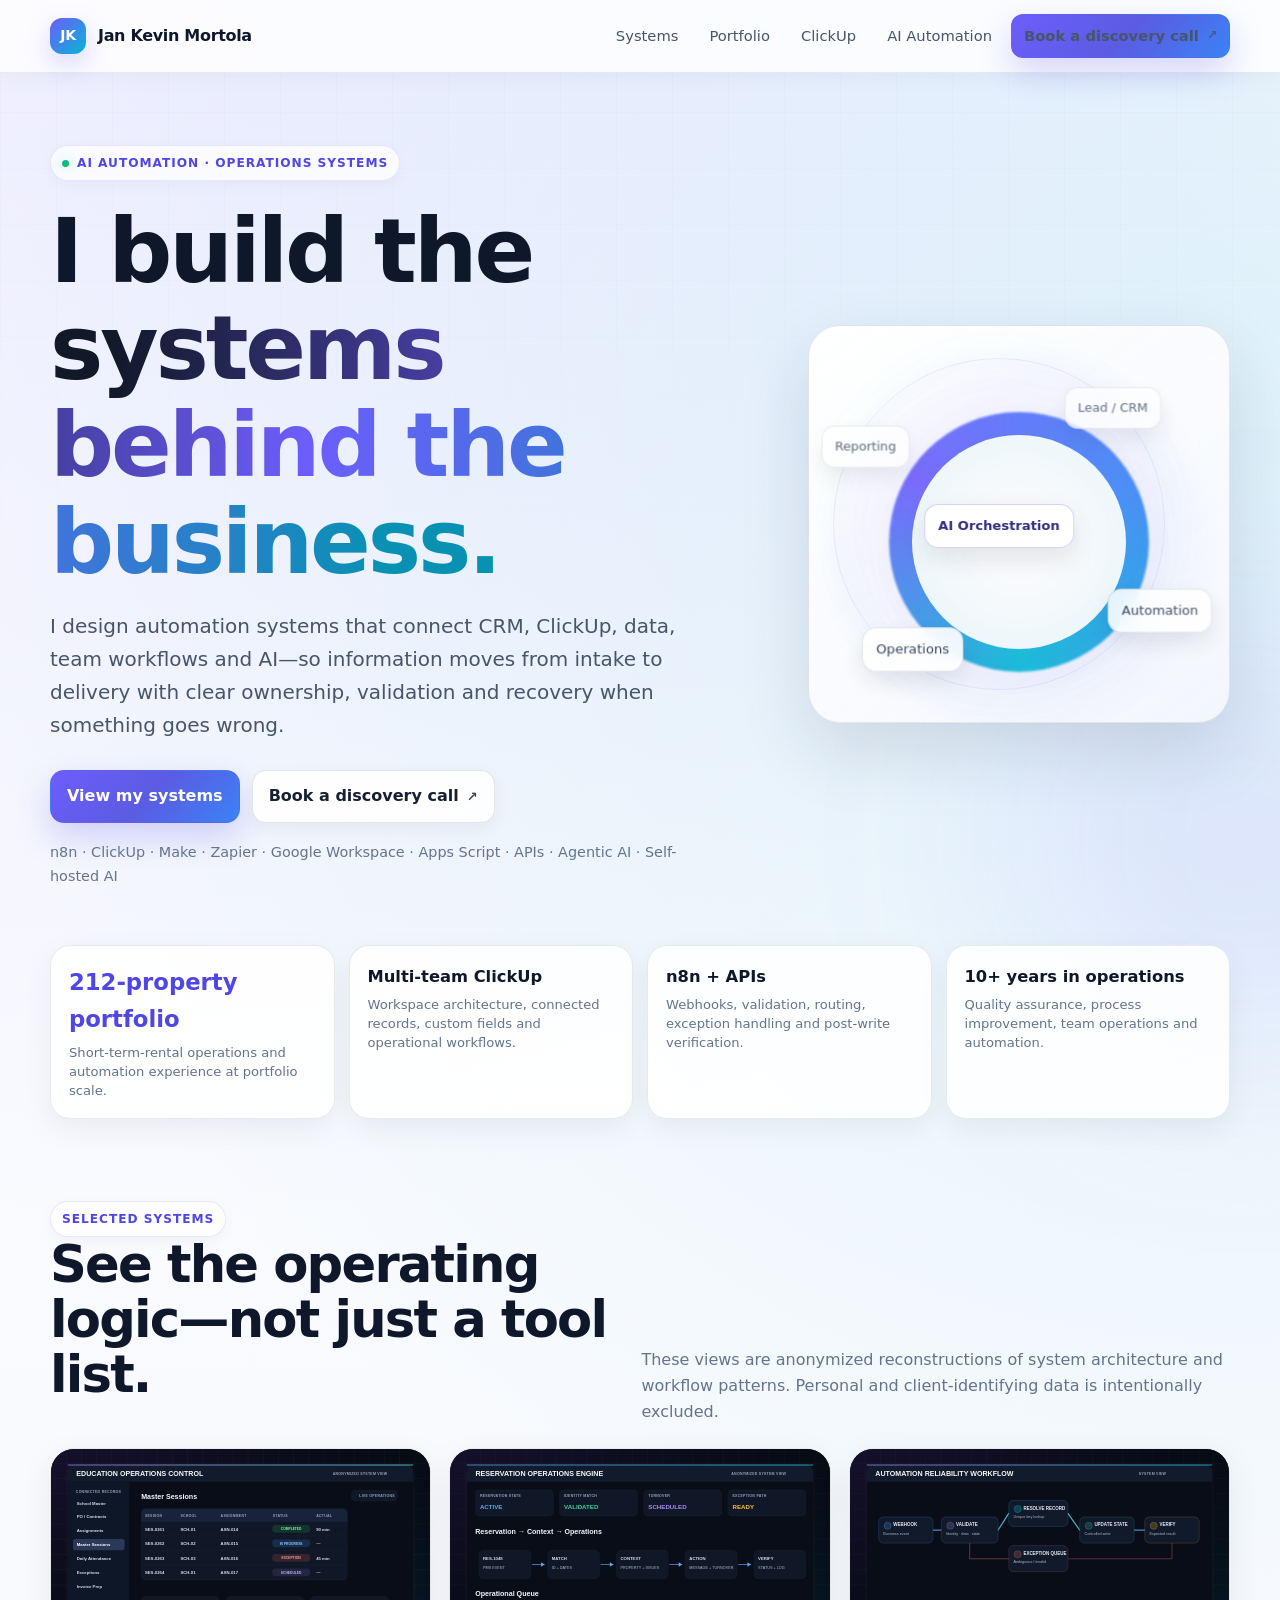
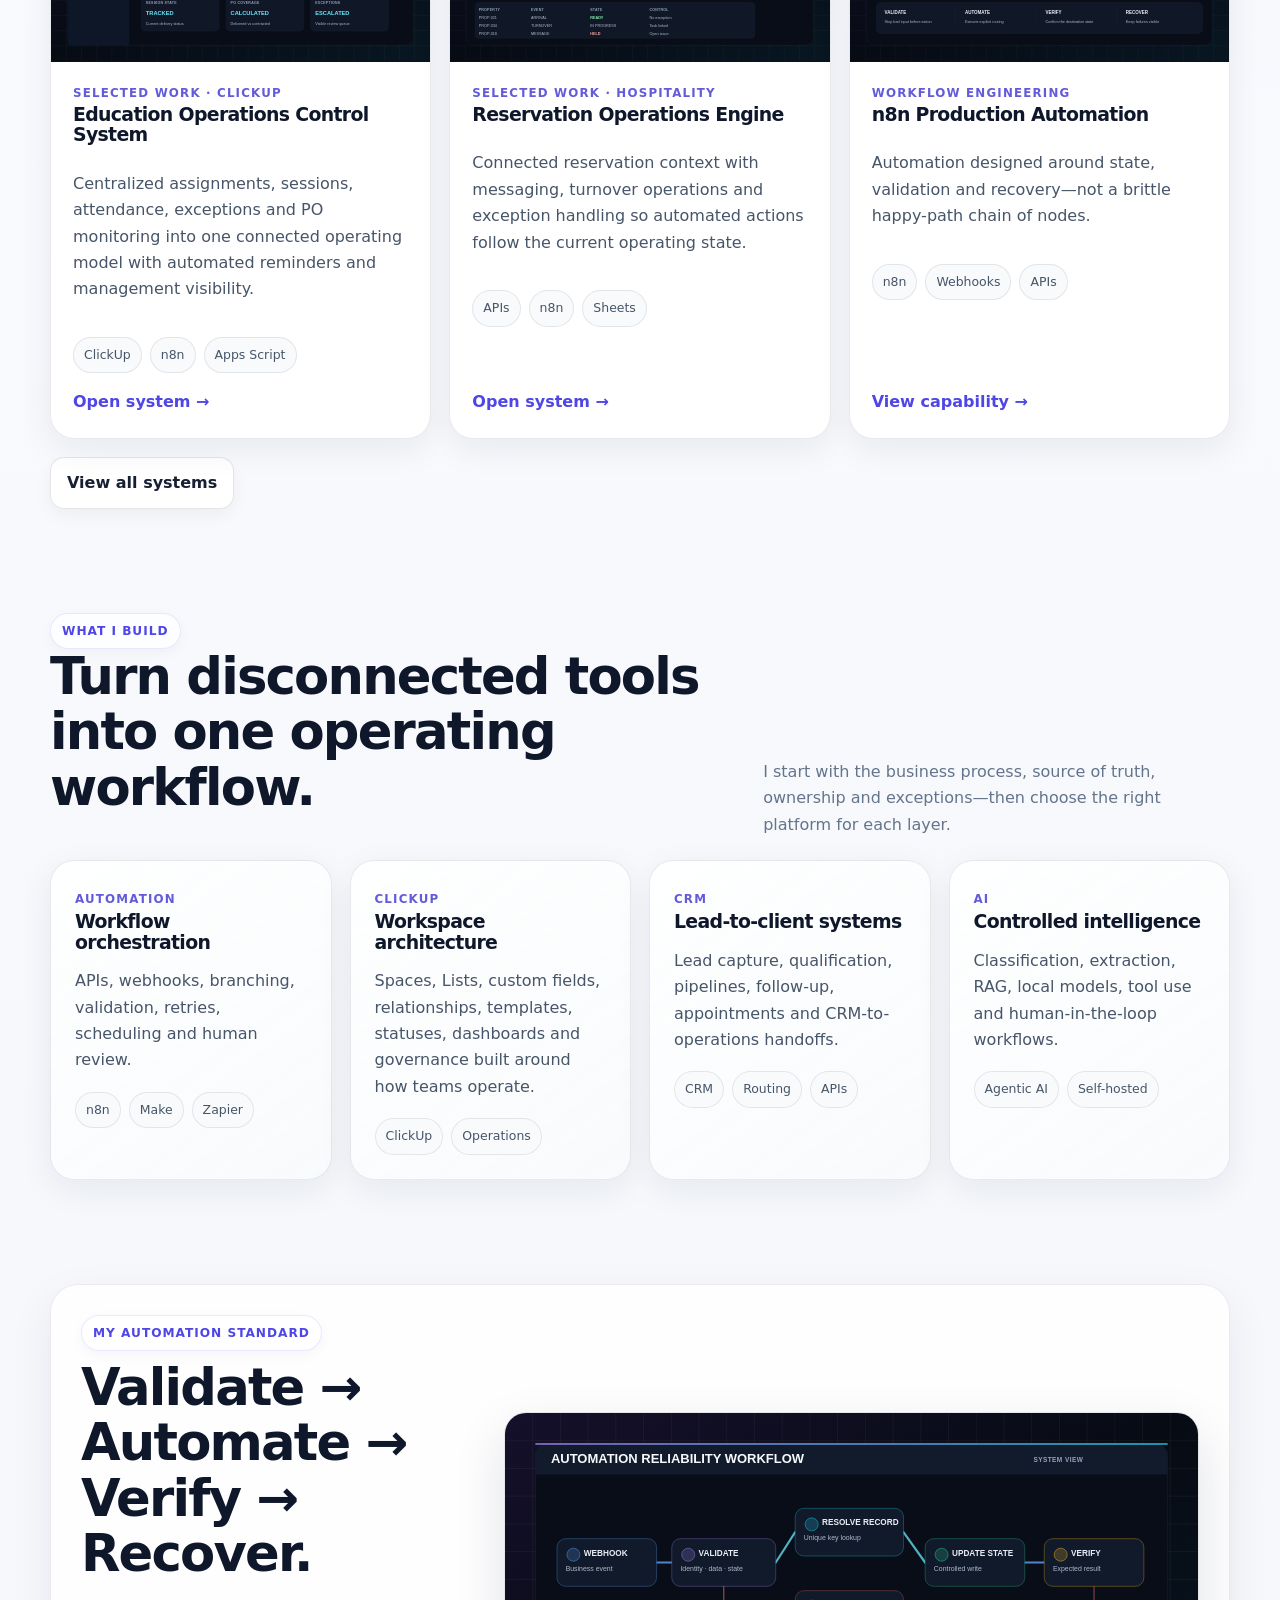
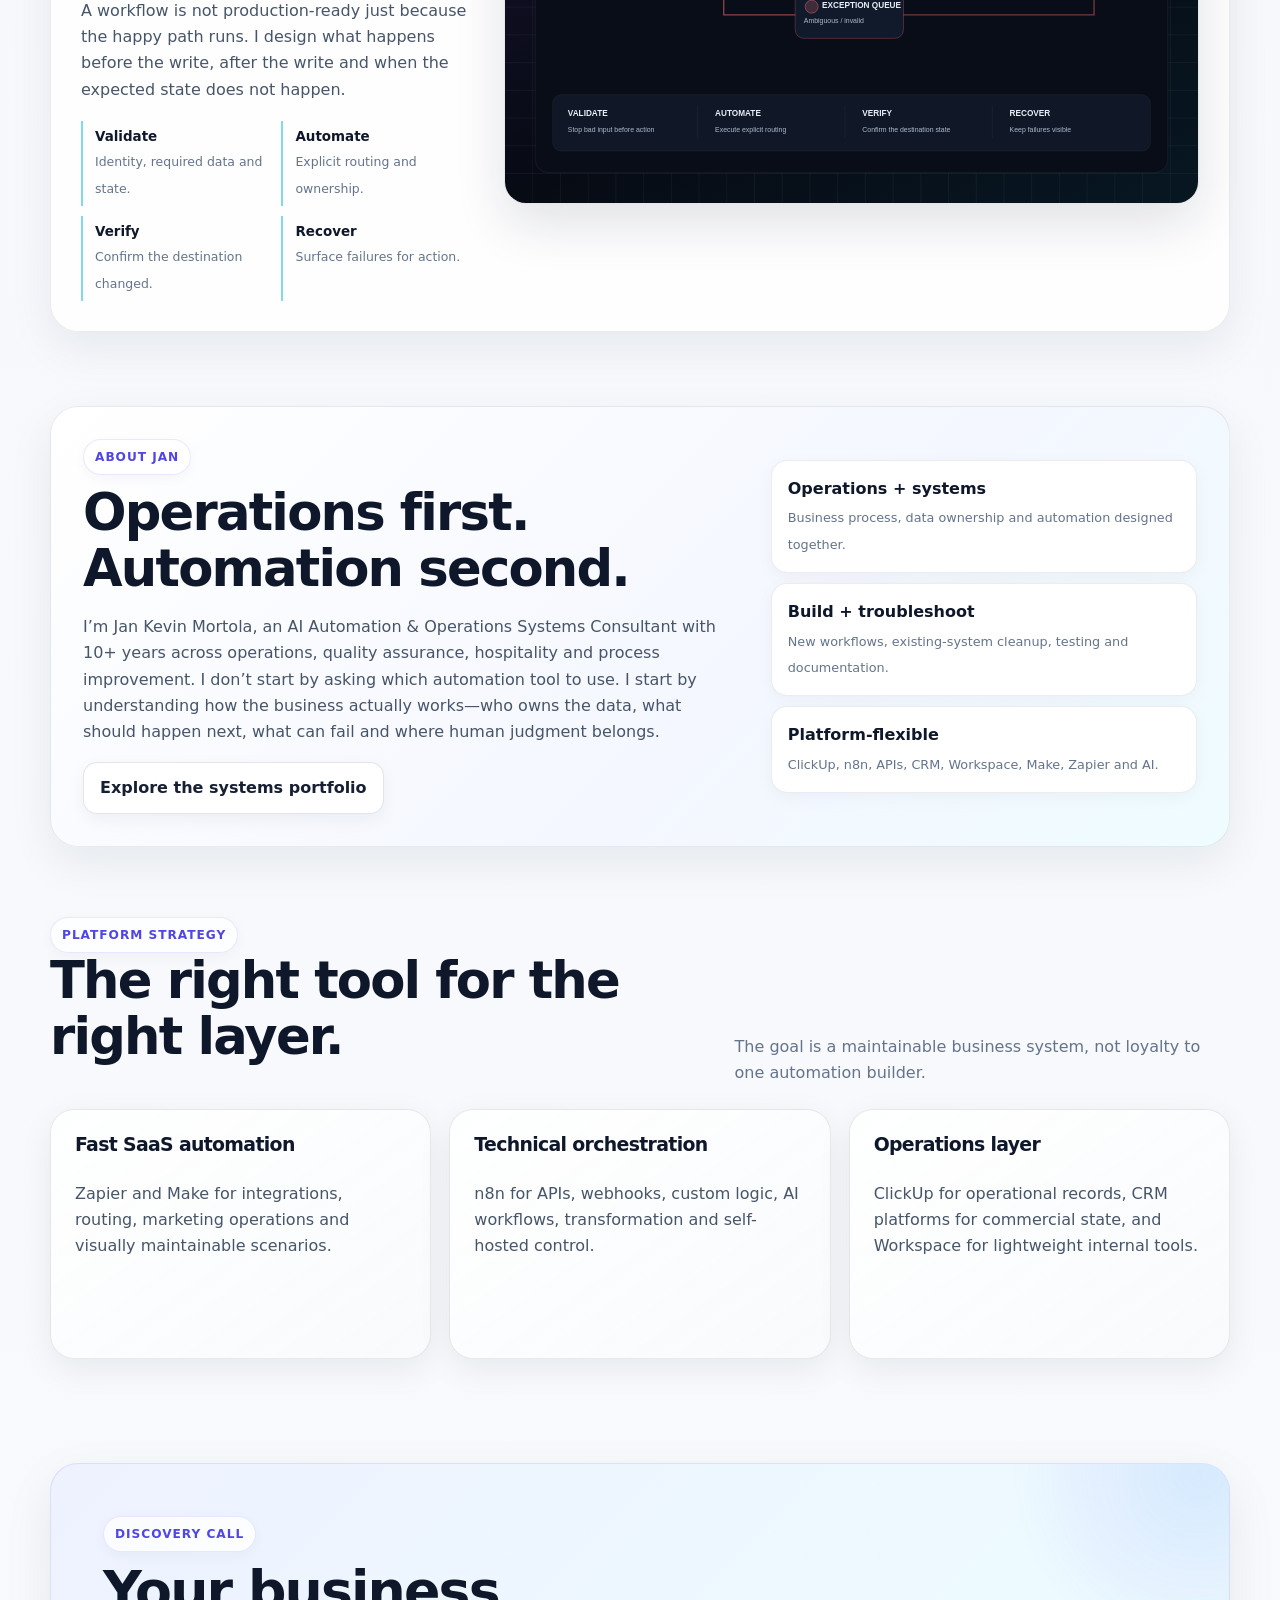
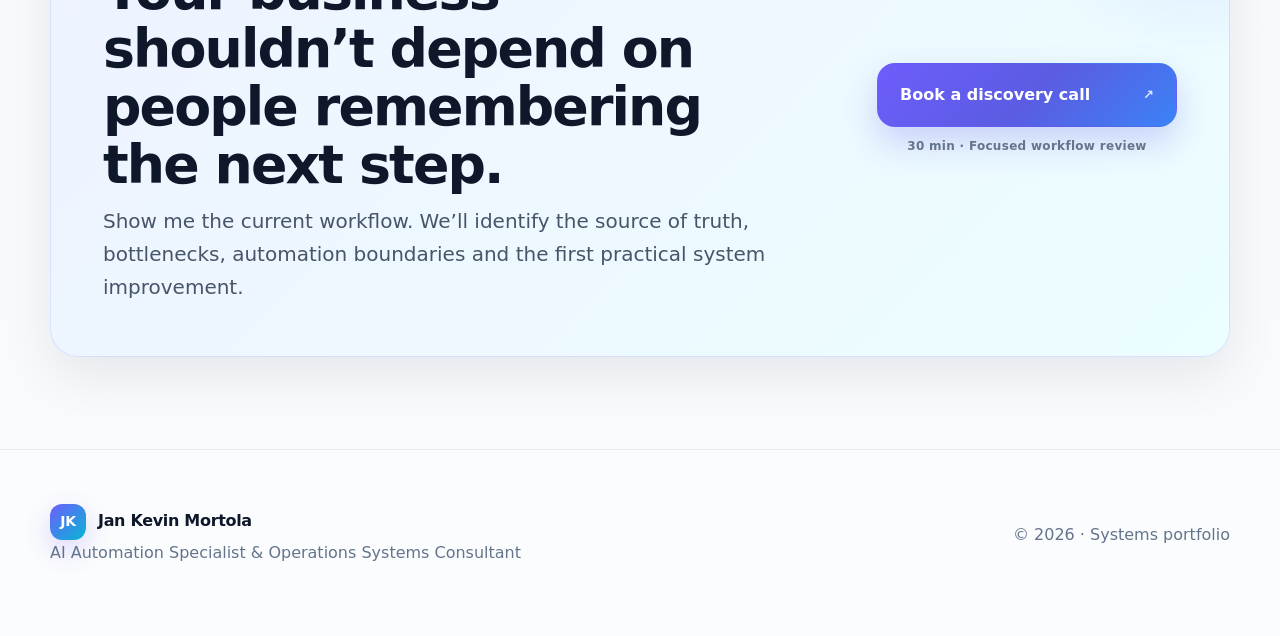
<file: index.html>
<!doctype html><html lang="en"><head><meta charset="utf-8"><meta name="viewport" content="width=device-width,initial-scale=1"><meta name="google-site-verification" content="Yc4--3pyygWPjiDgvlf0TivF3sJfdwn9modvMEQv2vA"><title>Jan Kevin Mortola | AI Automation, ClickUp & Operations Systems</title><meta name="description" content="Jan Kevin Mortola designs AI automation, ClickUp, CRM and operations systems using n8n, Make, Zapier, Google Apps Script, APIs, agentic AI and self-hosted AI."><meta name="robots" content="index,follow"><link rel="canonical" href="https://jankevinmortola.github.io/Portfolio/"><link rel="stylesheet" href="styles.css"><link rel="stylesheet" href="motion.css"><script type="application/ld+json">{"@context":"https://schema.org","@type":"Person","name":"Jan Kevin Mortola","jobTitle":"AI Automation Specialist & Operations Systems Consultant","url":"https://jankevinmortola.github.io/Portfolio/","sameAs":["https://github.com/JanKevinMortola","https://www.linkedin.com/in/jankevinmortola1/"],"knowsAbout":["AI Automation","ClickUp Architecture","CRM Automation","n8n","Make","Zapier","GoHighLevel","Agentic AI","Self-hosted AI","Google Apps Script","API Integration","Operations Systems"]}</script></head><body><header class="site-nav"><div class="shell nav-inner"><a class="brand" href="./"><span class="brand-mark">JK</span><span>Jan Kevin Mortola</span></a><nav class="nav-links"><a href="#systems">Systems</a><a href="case-studies.html">Portfolio</a><a href="case-study-education-operations-automation.html">ClickUp</a><a href="agentic-ai-automation.html">AI Automation</a><a class="btn btn-primary booking-btn" href="https://calendly.com/jkevinmortola/new-meeting" target="_blank" rel="noopener noreferrer">Book a discovery call</a></nav></div></header><main><section class="shell hero"><div><span class="eyebrow">AI Automation · Operations Systems</span><h1>I build the <span class="gradient-text">systems behind the business.</span></h1><p class="lede">I design automation systems that connect CRM, ClickUp, data, team workflows and AI—so information moves from intake to delivery with clear ownership, validation and recovery when something goes wrong.</p><div class="hero-actions"><a class="btn btn-primary" href="#systems">View my systems</a><a class="btn booking-btn" href="https://calendly.com/jkevinmortola/new-meeting" target="_blank" rel="noopener noreferrer">Book a discovery call</a></div><p class="micro">n8n · ClickUp · Make · Zapier · Google Workspace · Apps Script · APIs · Agentic AI · Self-hosted AI</p></div><div class="hero-visual" aria-hidden="true"><div class="orb-card"></div><span class="node n1">Lead / CRM</span><span class="node n2">Automation</span><span class="node n3">Operations</span><span class="node n4">Reporting</span><span class="node n5">AI Orchestration</span></div></section><section class="credibility-strip"><div class="shell credibility-grid"><div class="cred-item"><strong class="proof-number">212-property portfolio</strong><span>Short-term-rental operations and automation experience at portfolio scale.</span></div><div class="cred-item"><strong>Multi-team ClickUp</strong><span>Workspace architecture, connected records, custom fields and operational workflows.</span></div><div class="cred-item"><strong>n8n + APIs</strong><span>Webhooks, validation, routing, exception handling and post-write verification.</span></div><div class="cred-item"><strong>10+ years in operations</strong><span>Quality assurance, process improvement, team operations and automation.</span></div></div></section><section class="section" id="systems"><div class="shell"><div class="section-head reveal"><div><span class="badge">Selected systems</span><h2>See the operating logic—not just a tool list.</h2></div><p>These views are anonymized reconstructions of system architecture and workflow patterns. Personal and client-identifying data is intentionally excluded.</p></div><div class="grid grid-3 reveal"><article class="card system-card"><img class="system-thumb" src="assets/proof-education-operations.svg" alt="Anonymized education operations workspace with coded session and assignment records"><div class="system-content"><span class="kicker">Selected Work · ClickUp</span><h3>Education Operations Control System</h3><p>Centralized assignments, sessions, attendance, exceptions and PO monitoring into one connected operating model with automated reminders and management visibility.</p><div class="stack"><span class="chip">ClickUp</span><span class="chip">n8n</span><span class="chip">Apps Script</span></div><a class="card-link" href="case-study-education-operations-automation.html">Open system →</a></div></article><article class="card system-card"><img class="system-thumb" src="assets/proof-hospitality-operations.svg" alt="Anonymized reservation operations dashboard using property and reservation codes only"><div class="system-content"><span class="kicker">Selected Work · Hospitality</span><h3>Reservation Operations Engine</h3><p>Connected reservation context with messaging, turnover operations and exception handling so automated actions follow the current operating state.</p><div class="stack"><span class="chip">APIs</span><span class="chip">n8n</span><span class="chip">Sheets</span></div><a class="card-link" href="case-study-hospitality-automation.html">Open system →</a></div></article><article class="card system-card"><img class="system-thumb" src="assets/proof-automation-reliability.svg" alt="Automation workflow showing validation, record resolution, controlled updates, verification and exception routing"><div class="system-content"><span class="kicker">Workflow Engineering</span><h3>n8n Production Automation</h3><p>Automation designed around state, validation and recovery—not a brittle happy-path chain of nodes.</p><div class="stack"><span class="chip">n8n</span><span class="chip">Webhooks</span><span class="chip">APIs</span></div><a class="card-link" href="n8n-automation-consultant.html">View capability →</a></div></article></div><div style="margin-top:18px"><a class="btn" href="case-studies.html">View all systems</a></div></div></section><section class="section"><div class="shell"><div class="section-head reveal"><div><span class="badge">What I build</span><h2>Turn disconnected tools into one operating workflow.</h2></div><p>I start with the business process, source of truth, ownership and exceptions—then choose the right platform for each layer.</p></div><div class="grid grid-4 reveal"><article class="card"><span class="kicker">Automation</span><h3>Workflow orchestration</h3><p>APIs, webhooks, branching, validation, retries, scheduling and human review.</p><div class="stack"><span class="chip">n8n</span><span class="chip">Make</span><span class="chip">Zapier</span></div></article><article class="card"><span class="kicker">ClickUp</span><h3>Workspace architecture</h3><p>Spaces, Lists, custom fields, relationships, templates, statuses, dashboards and governance built around how teams operate.</p><div class="stack"><span class="chip">ClickUp</span><span class="chip">Operations</span></div></article><article class="card"><span class="kicker">CRM</span><h3>Lead-to-client systems</h3><p>Lead capture, qualification, pipelines, follow-up, appointments and CRM-to-operations handoffs.</p><div class="stack"><span class="chip">CRM</span><span class="chip">Routing</span><span class="chip">APIs</span></div></article><article class="card"><span class="kicker">AI</span><h3>Controlled intelligence</h3><p>Classification, extraction, RAG, local models, tool use and human-in-the-loop workflows.</p><div class="stack"><span class="chip">Agentic AI</span><span class="chip">Self-hosted</span></div></article></div></div></section><section class="framework-section"><div class="shell framework-shell reveal"><div class="framework-copy"><span class="badge">My automation standard</span><h2>Validate → Automate → Verify → Recover.</h2><p>A workflow is not production-ready just because the happy path runs. I design what happens before the write, after the write and when the expected state does not happen.</p><div class="framework-points"><div class="framework-point"><strong>Validate</strong><span>Identity, required data and state.</span></div><div class="framework-point"><strong>Automate</strong><span>Explicit routing and ownership.</span></div><div class="framework-point"><strong>Verify</strong><span>Confirm the destination changed.</span></div><div class="framework-point"><strong>Recover</strong><span>Surface failures for action.</span></div></div></div><div class="framework-visual"><img src="assets/proof-automation-reliability.svg" alt="Automation reliability workflow with validation, update verification and exception handling"></div></div></section><section class="about-panel"><div class="shell about-box reveal"><div><span class="badge">About Jan</span><h2>Operations first. Automation second.</h2><p>I’m Jan Kevin Mortola, an AI Automation & Operations Systems Consultant with 10+ years across operations, quality assurance, hospitality and process improvement. I don’t start by asking which automation tool to use. I start by understanding how the business actually works—who owns the data, what should happen next, what can fail and where human judgment belongs.</p><a class="btn" href="case-studies.html">Explore the systems portfolio</a></div><div class="about-facts"><div class="about-fact"><strong>Operations + systems</strong><span>Business process, data ownership and automation designed together.</span></div><div class="about-fact"><strong>Build + troubleshoot</strong><span>New workflows, existing-system cleanup, testing and documentation.</span></div><div class="about-fact"><strong>Platform-flexible</strong><span>ClickUp, n8n, APIs, CRM, Workspace, Make, Zapier and AI.</span></div></div></div></section><section class="section"><div class="shell"><div class="section-head reveal"><div><span class="badge">Platform strategy</span><h2>The right tool for the right layer.</h2></div><p>The goal is a maintainable business system, not loyalty to one automation builder.</p></div><div class="grid grid-3 reveal"><article class="card"><h3>Fast SaaS automation</h3><p>Zapier and Make for integrations, routing, marketing operations and visually maintainable scenarios.</p></article><article class="card"><h3>Technical orchestration</h3><p>n8n for APIs, webhooks, custom logic, AI workflows, transformation and self-hosted control.</p></article><article class="card"><h3>Operations layer</h3><p>ClickUp for operational records, CRM platforms for commercial state, and Workspace for lightweight internal tools.</p></article></div></div></section><section class="section"><div class="shell callout reveal"><div class="section-head" style="margin:0"><div><span class="badge">Discovery call</span><h2 style="margin-bottom:.2em">Your business shouldn’t depend on people remembering the next step.</h2><p class="lede">Show me the current workflow. We’ll identify the source of truth, bottlenecks, automation boundaries and the first practical system improvement.</p></div><div><a class="btn btn-primary booking-btn" href="https://calendly.com/jkevinmortola/new-meeting" target="_blank" rel="noopener noreferrer">Book a discovery call</a></div></div></div></section></main><footer class="footer"><div class="shell footer-row"><div><a class="brand" href="./"><span class="brand-mark">JK</span><span>Jan Kevin Mortola</span></a><p>AI Automation Specialist & Operations Systems Consultant</p></div><p>© <span data-year></span> · Systems portfolio</p></div></footer><script src="app.js"></script></body></html>
</file>
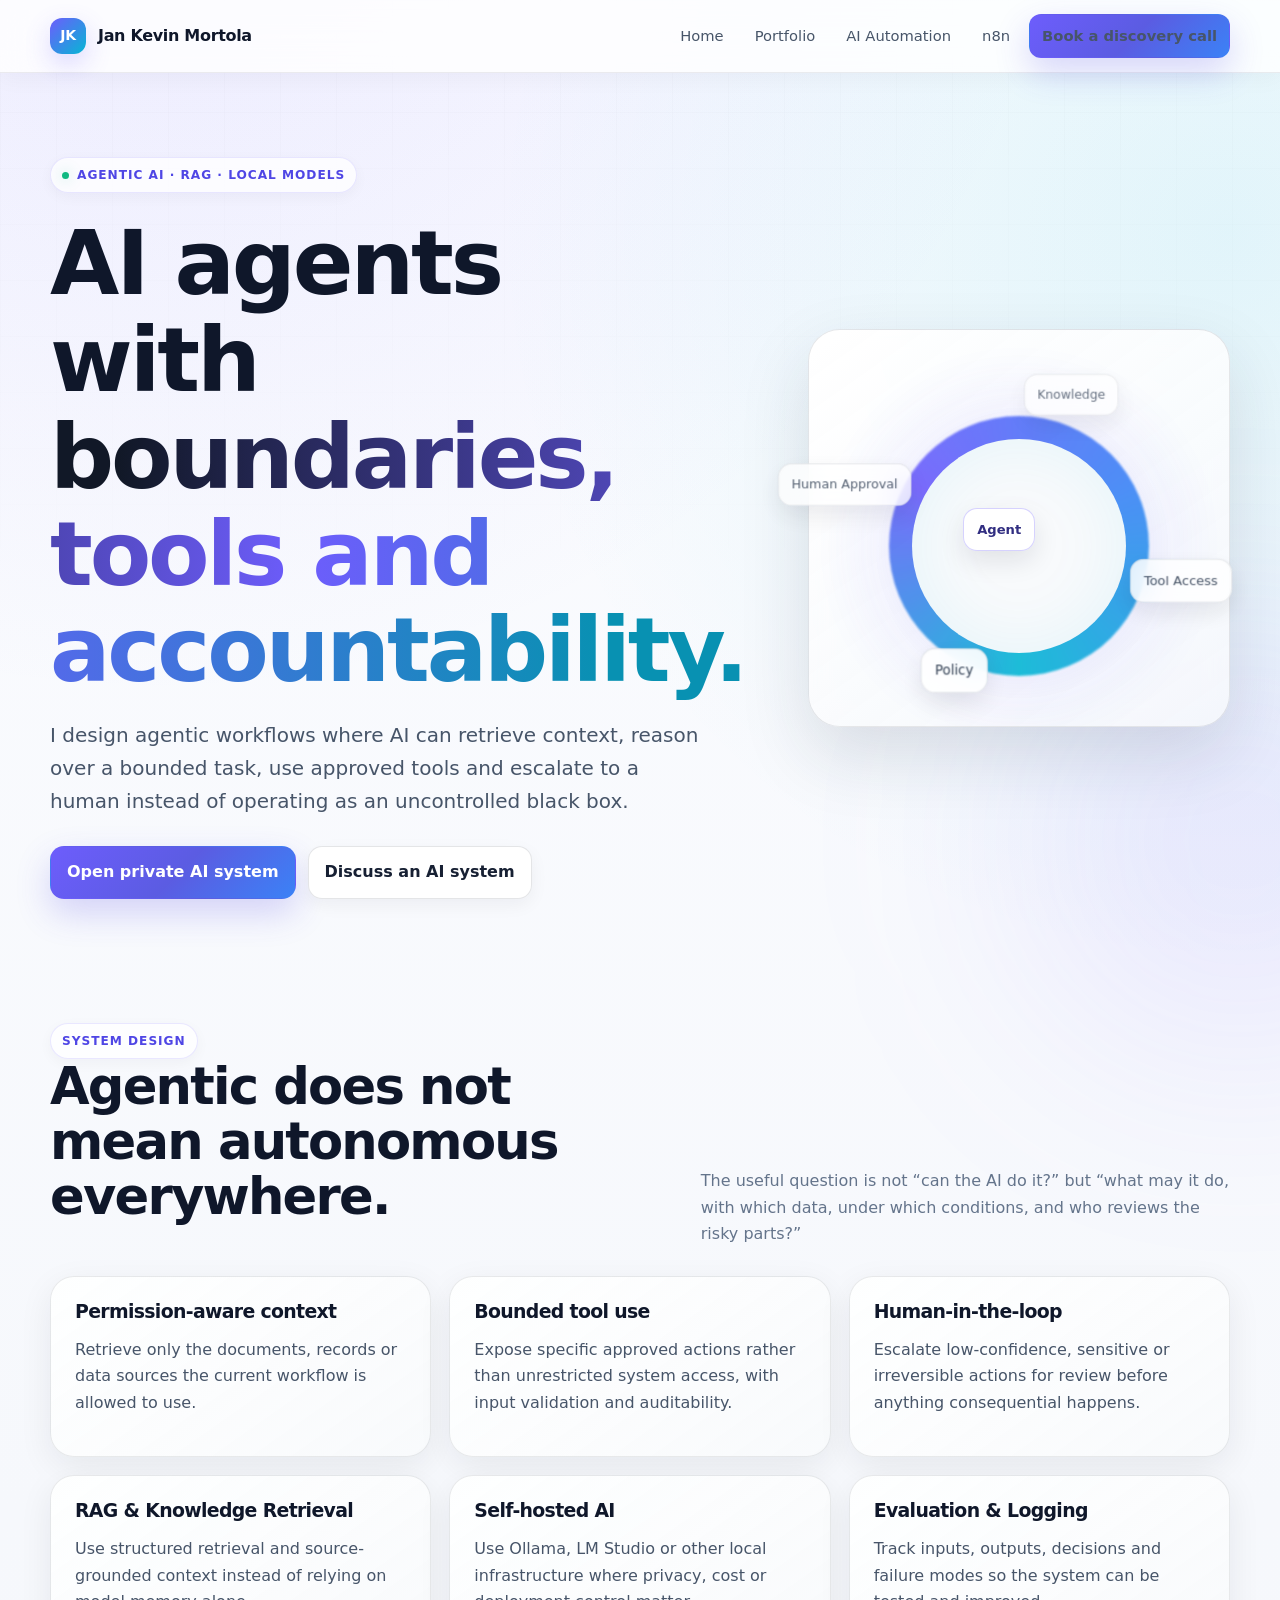
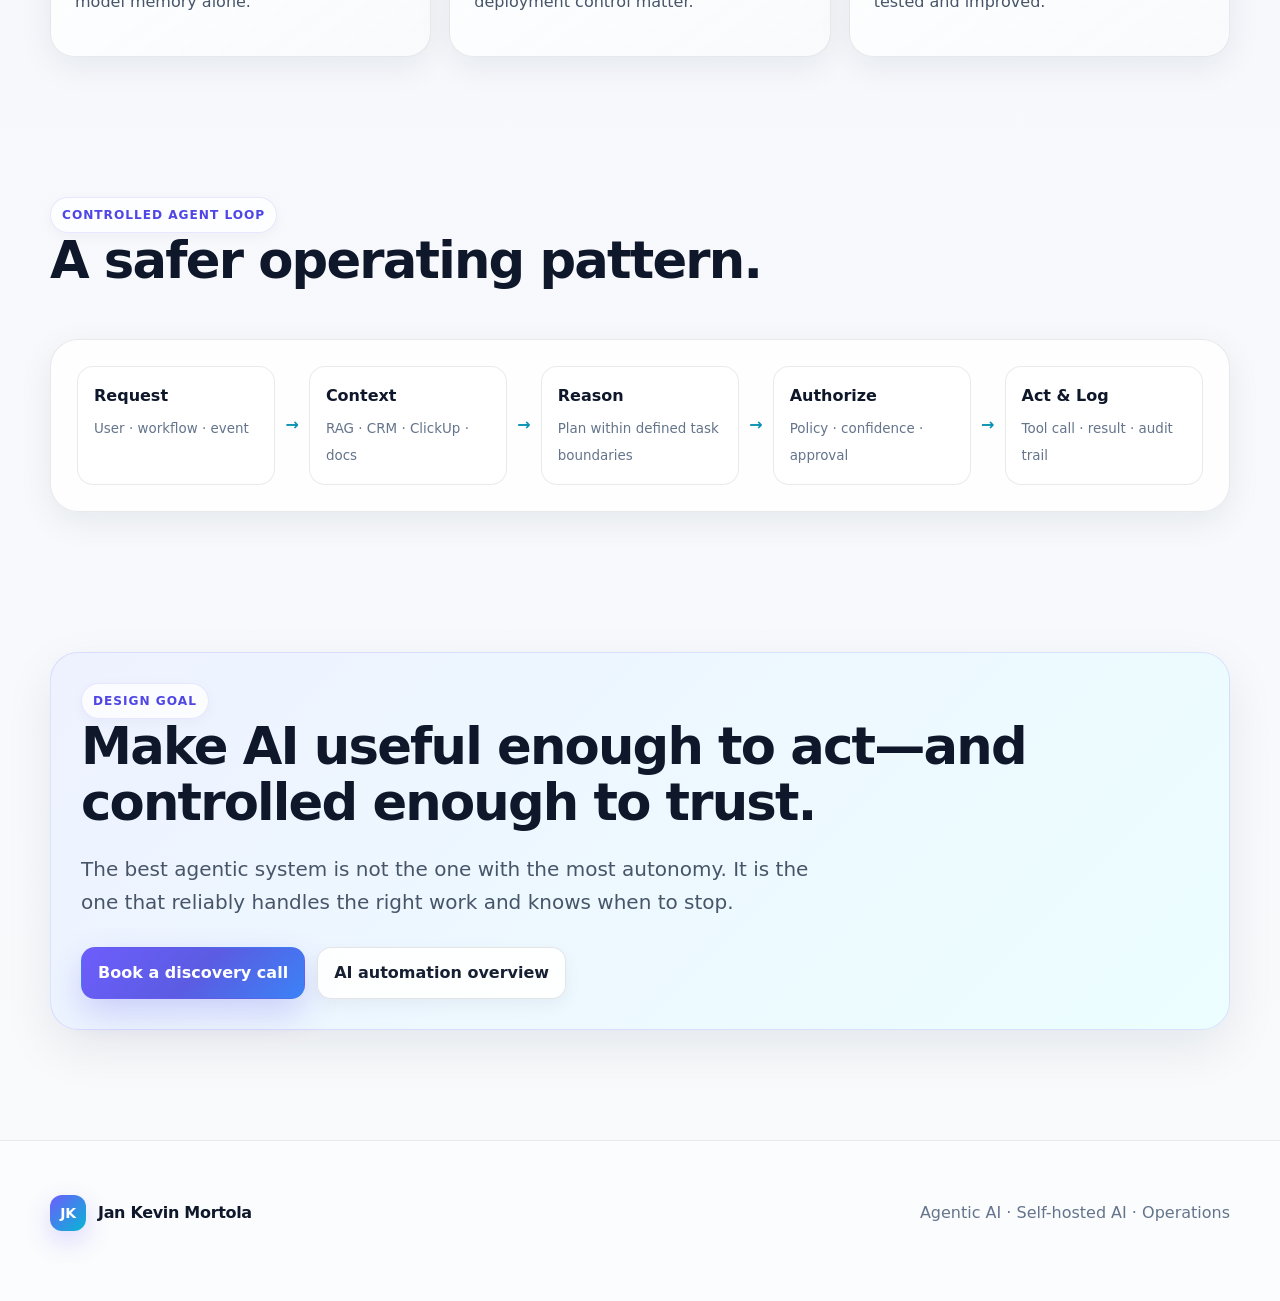
<file: agentic-ai-automation.html>
<!doctype html><html lang="en"><head><meta charset="utf-8"><meta name="viewport" content="width=device-width,initial-scale=1"><title>Agentic AI & Self-Hosted AI Automation | Jan Kevin Mortola</title><meta name="description" content="Agentic AI and self-hosted AI workflow design by Jan Kevin Mortola using controlled tool use, RAG, local models, human approvals, n8n and operations systems."><link rel="canonical" href="https://jankevinmortola.github.io/Portfolio/agentic-ai-automation.html"><link rel="stylesheet" href="styles.css"></head><body><header class="site-nav"><div class="shell nav-inner"><a class="brand" href="./"><span class="brand-mark">JK</span><span>Jan Kevin Mortola</span></a><nav class="nav-links"><a href="./">Home</a><a href="case-studies.html">Portfolio</a><a href="ai-automation-consultant.html">AI Automation</a><a href="n8n-automation-consultant.html">n8n</a><a class="btn btn-primary booking-btn" href="https://calendly.com/jkevinmortola/new-meeting" target="_blank" rel="noopener noreferrer">Book a discovery call</a></nav></div></header><main><section class="shell hero"><div><span class="eyebrow">Agentic AI · RAG · Local Models</span><h1>AI agents with <span class="gradient-text">boundaries, tools and accountability.</span></h1><p class="lede">I design agentic workflows where AI can retrieve context, reason over a bounded task, use approved tools and escalate to a human instead of operating as an uncontrolled black box.</p><div class="hero-actions"><a class="btn btn-primary" href="concept-self-hosted-ai-knowledge-operations.html">Open private AI system</a><a class="btn booking-btn" href="https://calendly.com/jkevinmortola/new-meeting" target="_blank" rel="noopener noreferrer">Discuss an AI system</a></div></div><div class="hero-visual" aria-hidden="true"><div class="orb-card"></div><span class="node n1">Knowledge</span><span class="node n2">Tool Access</span><span class="node n3">Policy</span><span class="node n4">Human Approval</span><span class="node n5">Agent</span></div></section><section class="section"><div class="shell"><div class="section-head reveal"><div><span class="badge">System design</span><h2>Agentic does not mean autonomous everywhere.</h2></div><p>The useful question is not “can the AI do it?” but “what may it do, with which data, under which conditions, and who reviews the risky parts?”</p></div><div class="grid grid-3 reveal"><article class="card"><h3>Permission-aware context</h3><p>Retrieve only the documents, records or data sources the current workflow is allowed to use.</p></article><article class="card"><h3>Bounded tool use</h3><p>Expose specific approved actions rather than unrestricted system access, with input validation and auditability.</p></article><article class="card"><h3>Human-in-the-loop</h3><p>Escalate low-confidence, sensitive or irreversible actions for review before anything consequential happens.</p></article><article class="card"><h3>RAG & Knowledge Retrieval</h3><p>Use structured retrieval and source-grounded context instead of relying on model memory alone.</p></article><article class="card"><h3>Self-hosted AI</h3><p>Use Ollama, LM Studio or other local infrastructure where privacy, cost or deployment control matter.</p></article><article class="card"><h3>Evaluation & Logging</h3><p>Track inputs, outputs, decisions and failure modes so the system can be tested and improved.</p></article></div></div></section><section class="section"><div class="shell"><div class="section-head reveal"><div><span class="badge">Controlled agent loop</span><h2>A safer operating pattern.</h2></div></div><div class="architecture reveal"><div class="flow"><div class="flow-node"><strong>Request</strong><span>User · workflow · event</span></div><div class="flow-arrow">→</div><div class="flow-node"><strong>Context</strong><span>RAG · CRM · ClickUp · docs</span></div><div class="flow-arrow">→</div><div class="flow-node"><strong>Reason</strong><span>Plan within defined task boundaries</span></div><div class="flow-arrow">→</div><div class="flow-node"><strong>Authorize</strong><span>Policy · confidence · approval</span></div><div class="flow-arrow">→</div><div class="flow-node"><strong>Act & Log</strong><span>Tool call · result · audit trail</span></div></div></div></div></section><section class="section"><div class="shell callout reveal"><span class="badge">Design goal</span><h2>Make AI useful enough to act—and controlled enough to trust.</h2><p class="lede">The best agentic system is not the one with the most autonomy. It is the one that reliably handles the right work and knows when to stop.</p><div class="hero-actions"><a class="btn btn-primary booking-btn" href="https://calendly.com/jkevinmortola/new-meeting" target="_blank" rel="noopener noreferrer">Book a discovery call</a><a class="btn" href="ai-automation-consultant.html">AI automation overview</a></div></div></section></main><footer class="footer"><div class="shell footer-row"><a class="brand" href="./"><span class="brand-mark">JK</span><span>Jan Kevin Mortola</span></a><p>Agentic AI · Self-hosted AI · Operations</p></div></footer><script src="app.js"></script></body></html>
</file>
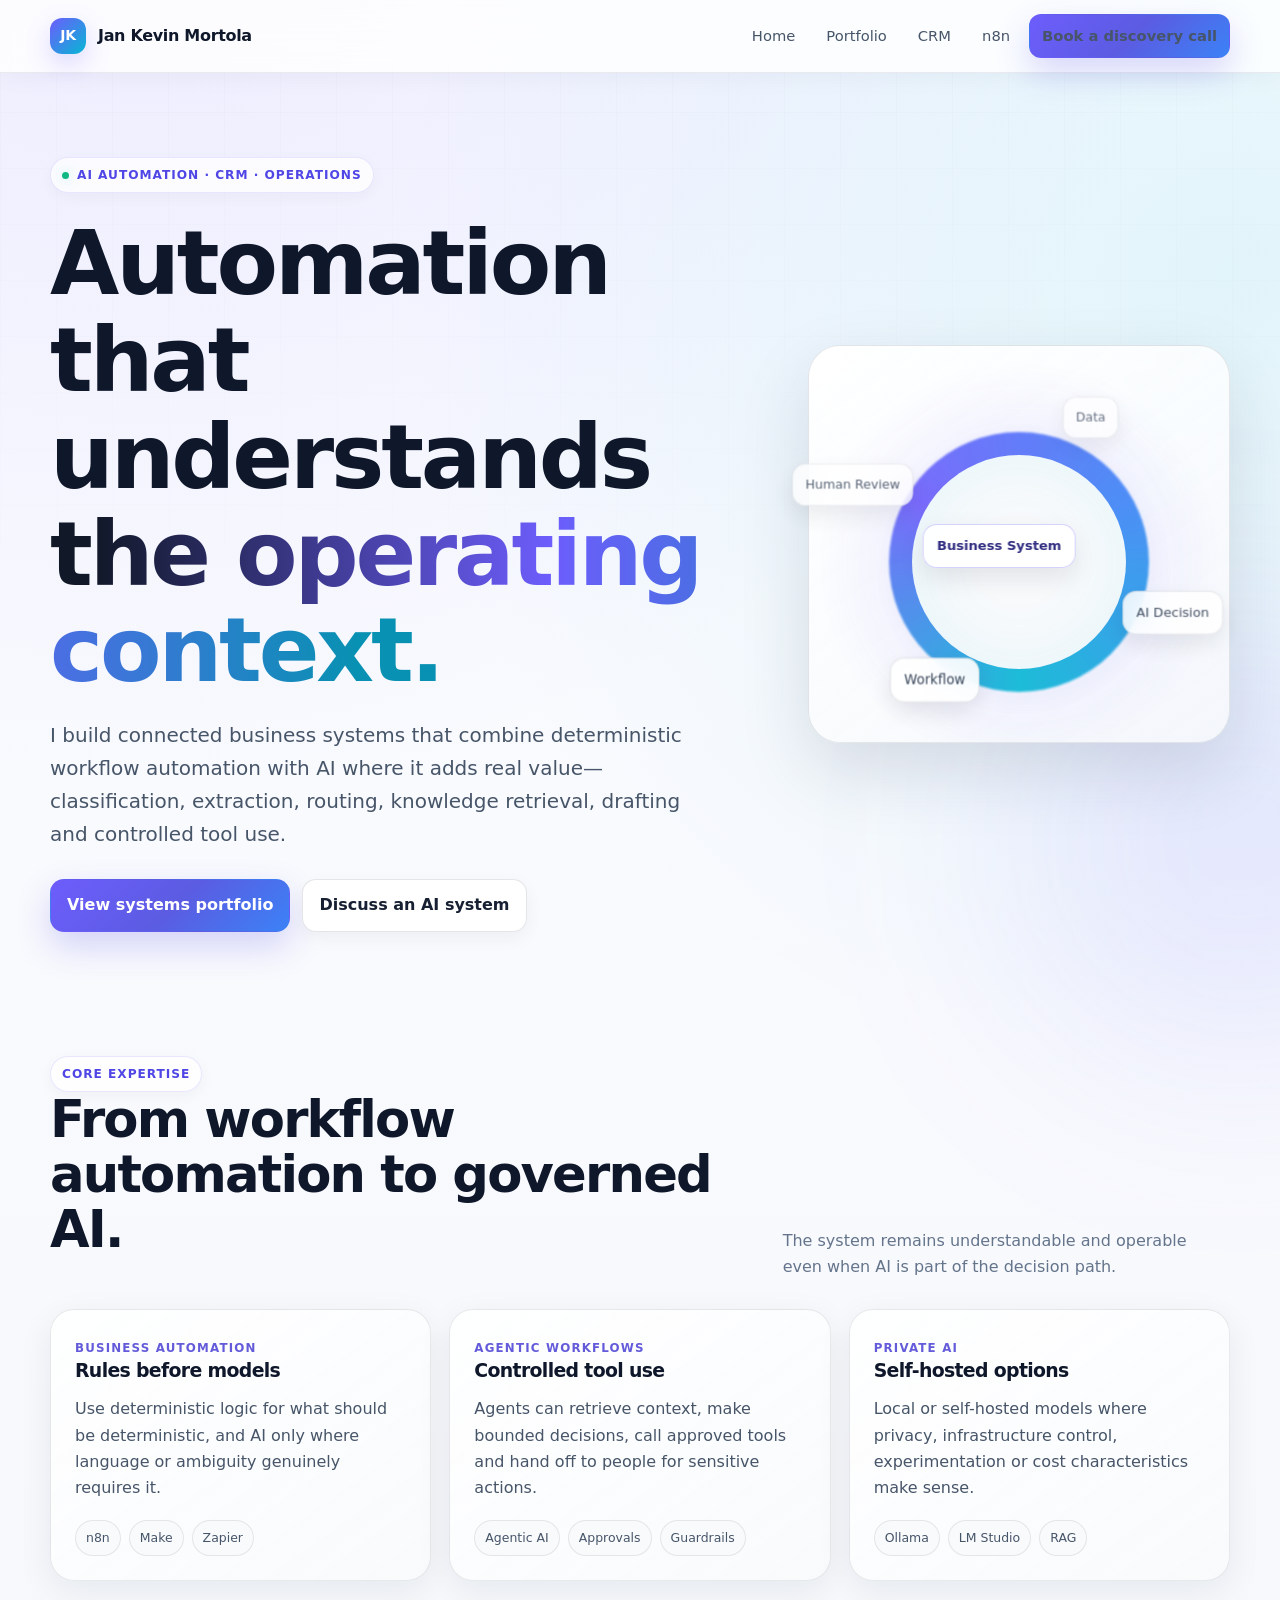
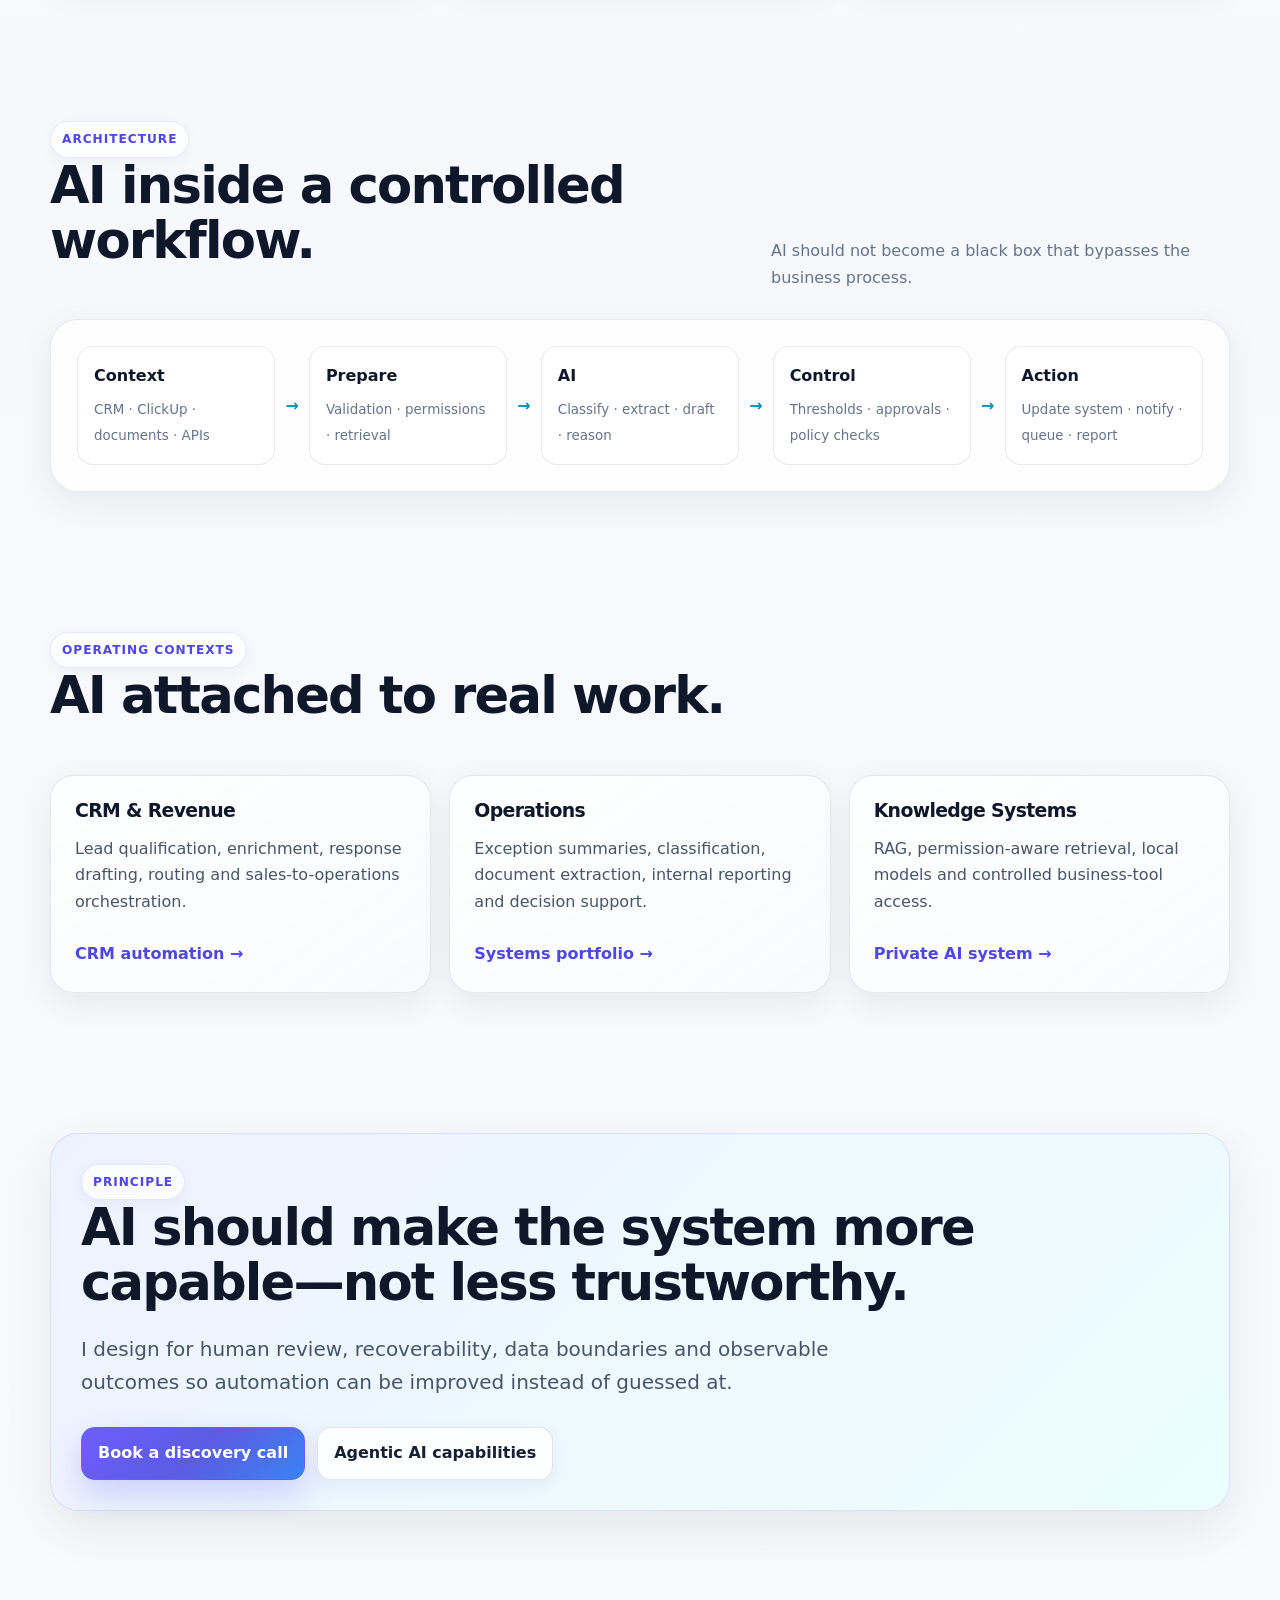
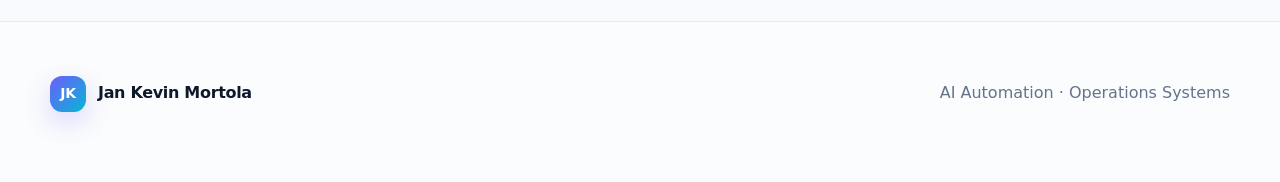
<file: ai-automation-consultant.html>
<!doctype html><html lang="en"><head><meta charset="utf-8"><meta name="viewport" content="width=device-width,initial-scale=1"><title>AI Automation Specialist & Operations Systems Consultant | Jan Kevin Mortola</title><meta name="description" content="Jan Kevin Mortola designs AI automation, CRM and operations systems using n8n, Make, Zapier, GoHighLevel, ClickUp, Google Apps Script, APIs, agentic AI and self-hosted AI."><link rel="canonical" href="https://jankevinmortola.github.io/Portfolio/ai-automation-consultant.html"><link rel="stylesheet" href="styles.css"></head><body><header class="site-nav"><div class="shell nav-inner"><a class="brand" href="./"><span class="brand-mark">JK</span><span>Jan Kevin Mortola</span></a><nav class="nav-links"><a href="./">Home</a><a href="case-studies.html">Portfolio</a><a href="crm-automation-consultant.html">CRM</a><a href="n8n-automation-consultant.html">n8n</a><a class="btn btn-primary booking-btn" href="https://calendly.com/jkevinmortola/new-meeting" target="_blank" rel="noopener noreferrer">Book a discovery call</a></nav></div></header><main><section class="shell hero"><div><span class="eyebrow">AI Automation · CRM · Operations</span><h1>Automation that understands <span class="gradient-text">the operating context.</span></h1><p class="lede">I build connected business systems that combine deterministic workflow automation with AI where it adds real value—classification, extraction, routing, knowledge retrieval, drafting and controlled tool use.</p><div class="hero-actions"><a class="btn btn-primary" href="case-studies.html">View systems portfolio</a><a class="btn booking-btn" href="https://calendly.com/jkevinmortola/new-meeting" target="_blank" rel="noopener noreferrer">Discuss an AI system</a></div></div><div class="hero-visual" aria-hidden="true"><div class="orb-card"></div><span class="node n1">Data</span><span class="node n2">AI Decision</span><span class="node n3">Workflow</span><span class="node n4">Human Review</span><span class="node n5">Business System</span></div></section><section class="section"><div class="shell"><div class="section-head reveal"><div><span class="badge">Core expertise</span><h2>From workflow automation to governed AI.</h2></div><p>The system remains understandable and operable even when AI is part of the decision path.</p></div><div class="grid grid-3 reveal"><article class="card"><span class="kicker">Business automation</span><h3>Rules before models</h3><p>Use deterministic logic for what should be deterministic, and AI only where language or ambiguity genuinely requires it.</p><div class="stack"><span class="chip">n8n</span><span class="chip">Make</span><span class="chip">Zapier</span></div></article><article class="card"><span class="kicker">Agentic workflows</span><h3>Controlled tool use</h3><p>Agents can retrieve context, make bounded decisions, call approved tools and hand off to people for sensitive actions.</p><div class="stack"><span class="chip">Agentic AI</span><span class="chip">Approvals</span><span class="chip">Guardrails</span></div></article><article class="card"><span class="kicker">Private AI</span><h3>Self-hosted options</h3><p>Local or self-hosted models where privacy, infrastructure control, experimentation or cost characteristics make sense.</p><div class="stack"><span class="chip">Ollama</span><span class="chip">LM Studio</span><span class="chip">RAG</span></div></article></div></div></section><section class="section"><div class="shell"><div class="section-head reveal"><div><span class="badge">Architecture</span><h2>AI inside a controlled workflow.</h2></div><p>AI should not become a black box that bypasses the business process.</p></div><div class="architecture reveal"><div class="flow"><div class="flow-node"><strong>Context</strong><span>CRM · ClickUp · documents · APIs</span></div><div class="flow-arrow">→</div><div class="flow-node"><strong>Prepare</strong><span>Validation · permissions · retrieval</span></div><div class="flow-arrow">→</div><div class="flow-node"><strong>AI</strong><span>Classify · extract · draft · reason</span></div><div class="flow-arrow">→</div><div class="flow-node"><strong>Control</strong><span>Thresholds · approvals · policy checks</span></div><div class="flow-arrow">→</div><div class="flow-node"><strong>Action</strong><span>Update system · notify · queue · report</span></div></div></div></div></section><section class="section"><div class="shell"><div class="section-head reveal"><div><span class="badge">Operating contexts</span><h2>AI attached to real work.</h2></div></div><div class="grid grid-3 reveal"><article class="card"><h3>CRM & Revenue</h3><p>Lead qualification, enrichment, response drafting, routing and sales-to-operations orchestration.</p><a class="card-link" href="crm-automation-consultant.html">CRM automation →</a></article><article class="card"><h3>Operations</h3><p>Exception summaries, classification, document extraction, internal reporting and decision support.</p><a class="card-link" href="case-studies.html">Systems portfolio →</a></article><article class="card"><h3>Knowledge Systems</h3><p>RAG, permission-aware retrieval, local models and controlled business-tool access.</p><a class="card-link" href="concept-self-hosted-ai-knowledge-operations.html">Private AI system →</a></article></div></div></section><section class="section"><div class="shell callout reveal"><span class="badge">Principle</span><h2>AI should make the system more capable—not less trustworthy.</h2><p class="lede">I design for human review, recoverability, data boundaries and observable outcomes so automation can be improved instead of guessed at.</p><div class="hero-actions"><a class="btn btn-primary booking-btn" href="https://calendly.com/jkevinmortola/new-meeting" target="_blank" rel="noopener noreferrer">Book a discovery call</a><a class="btn" href="agentic-ai-automation.html">Agentic AI capabilities</a></div></div></section></main><footer class="footer"><div class="shell footer-row"><a class="brand" href="./"><span class="brand-mark">JK</span><span>Jan Kevin Mortola</span></a><p>AI Automation · Operations Systems</p></div></footer><script src="app.js"></script></body></html>
</file>
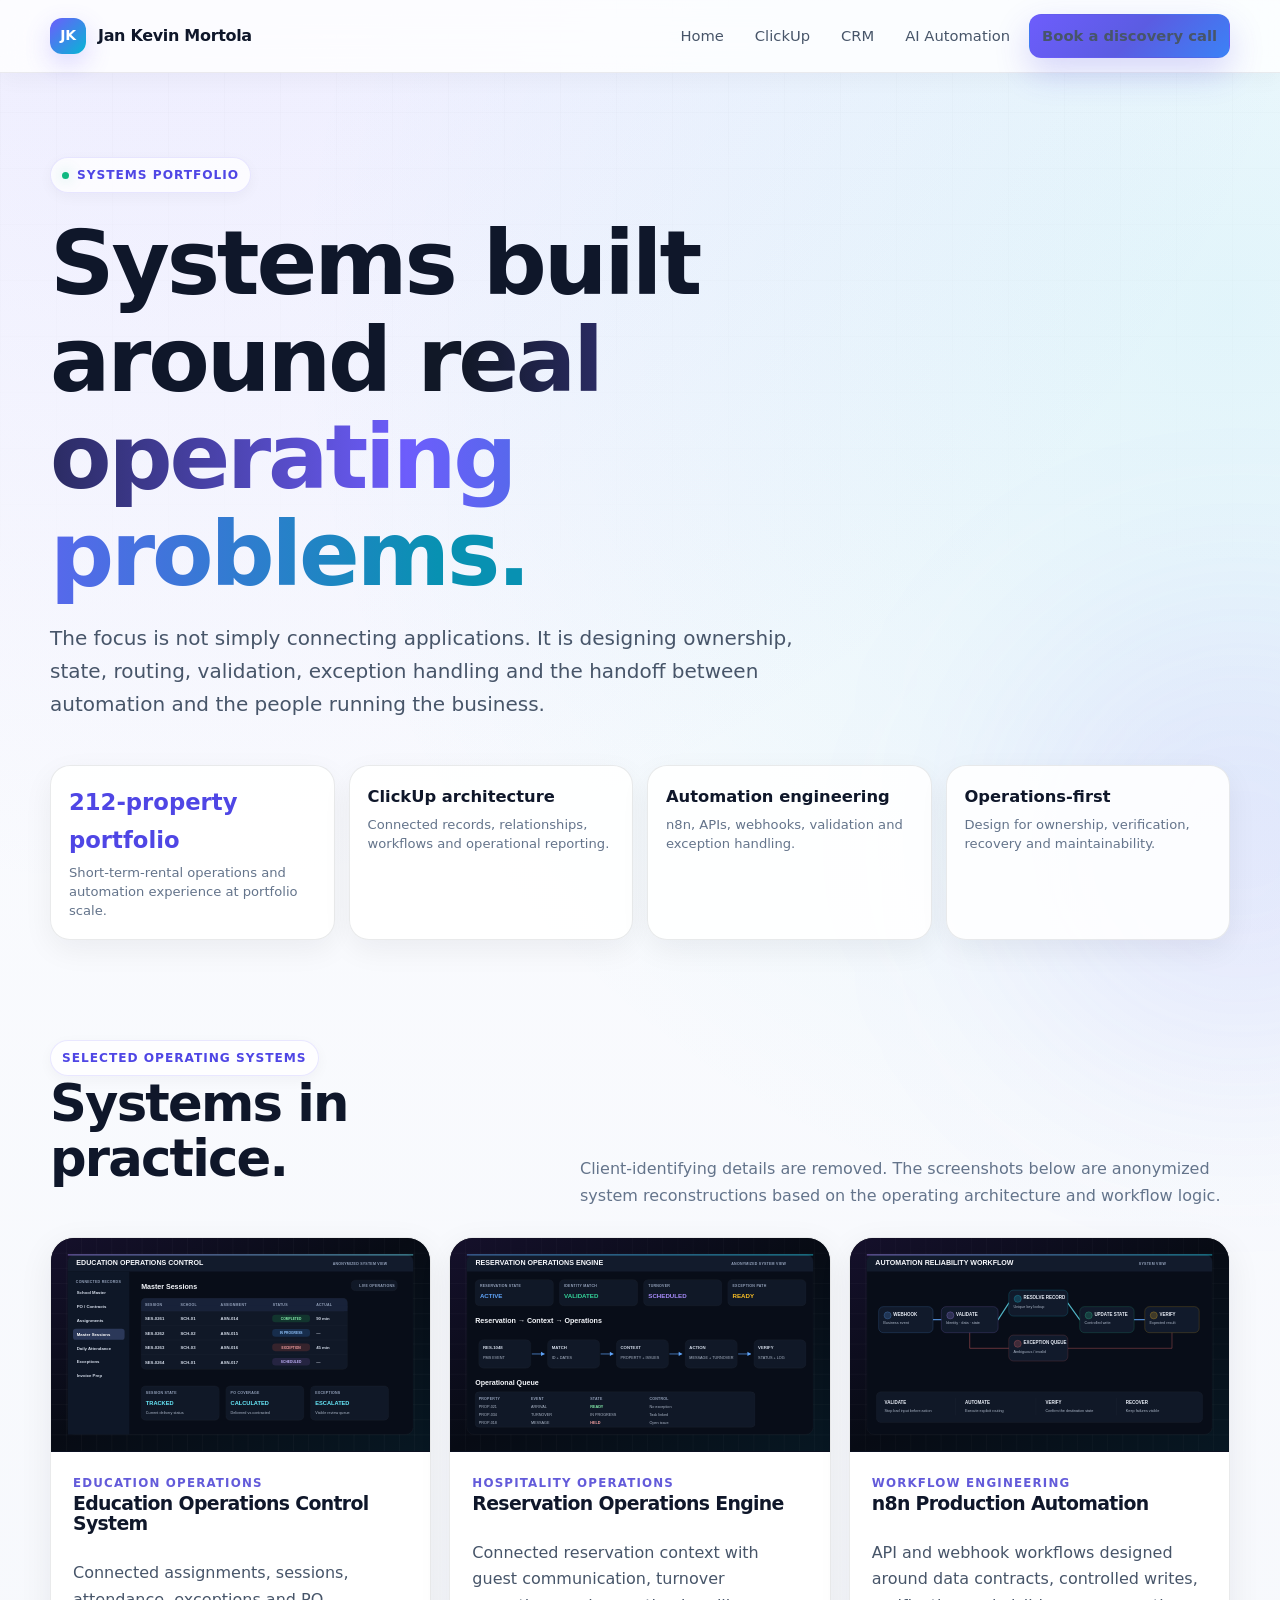
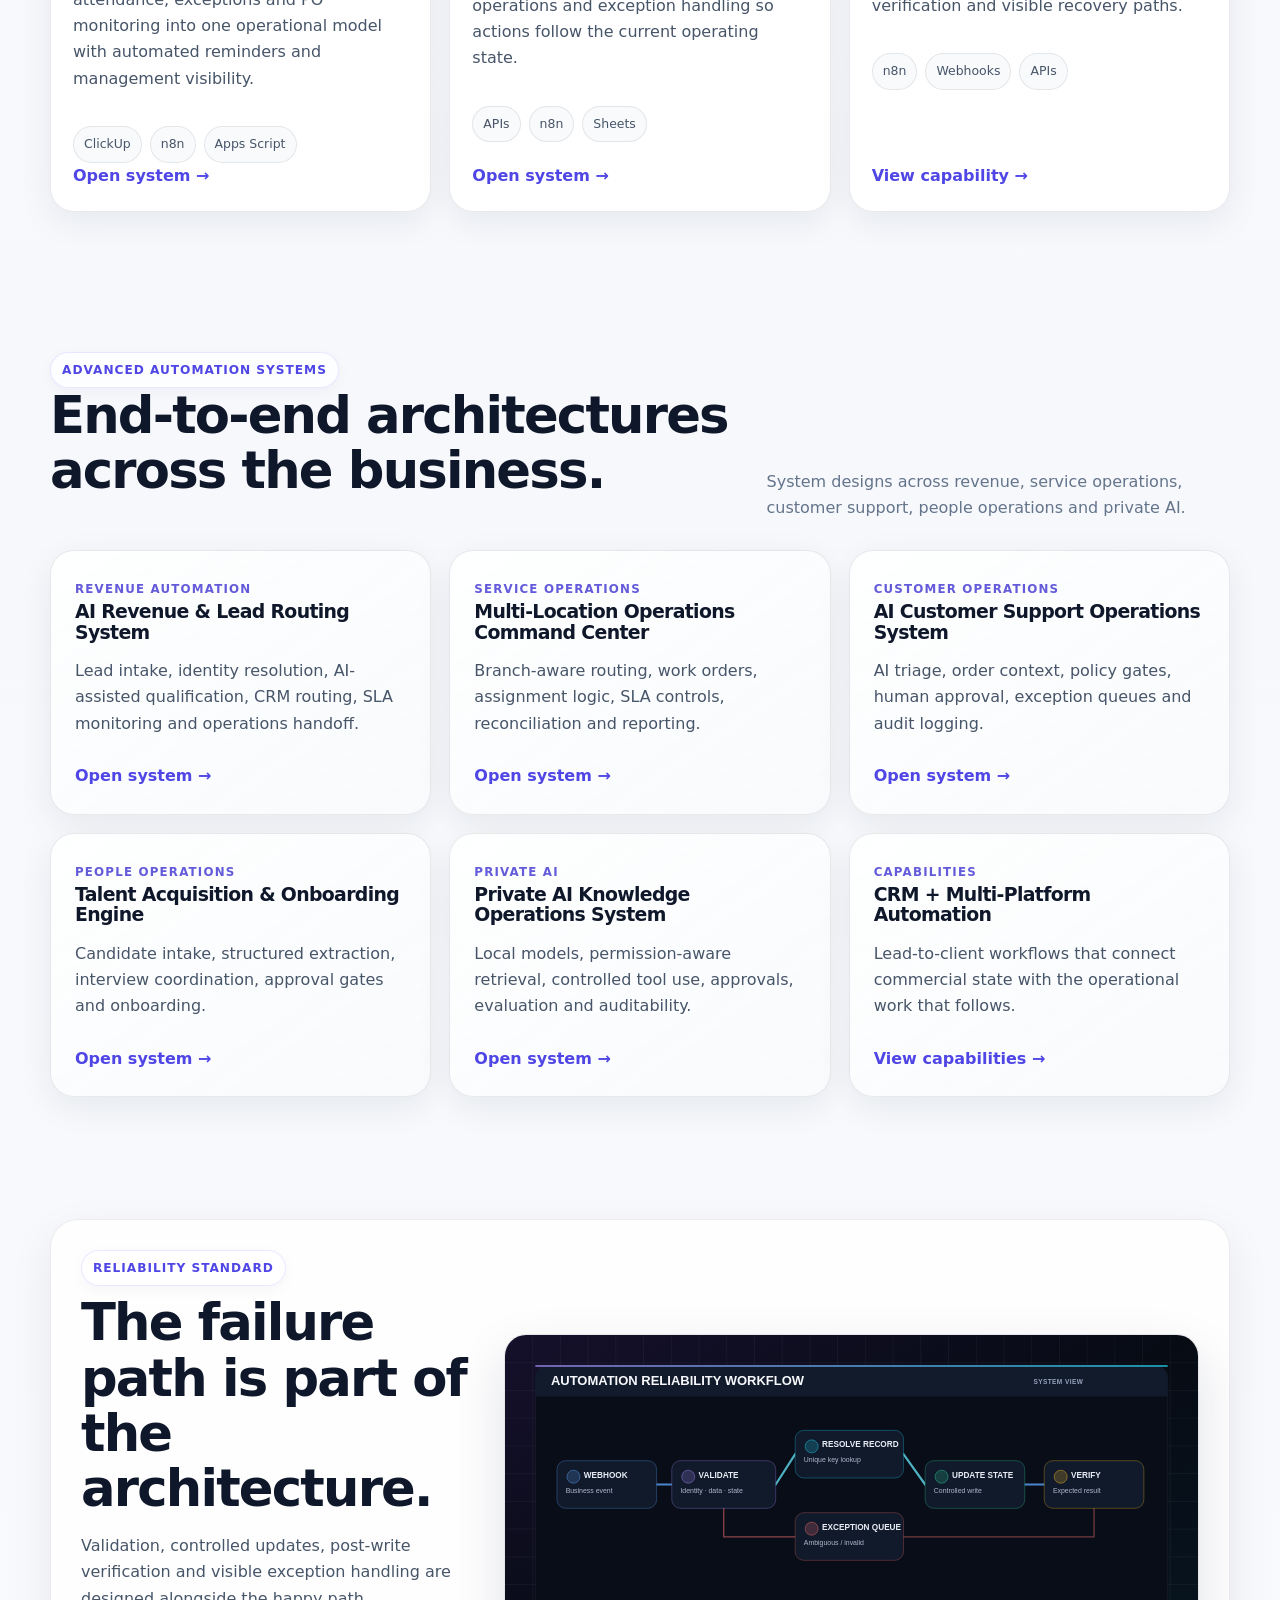
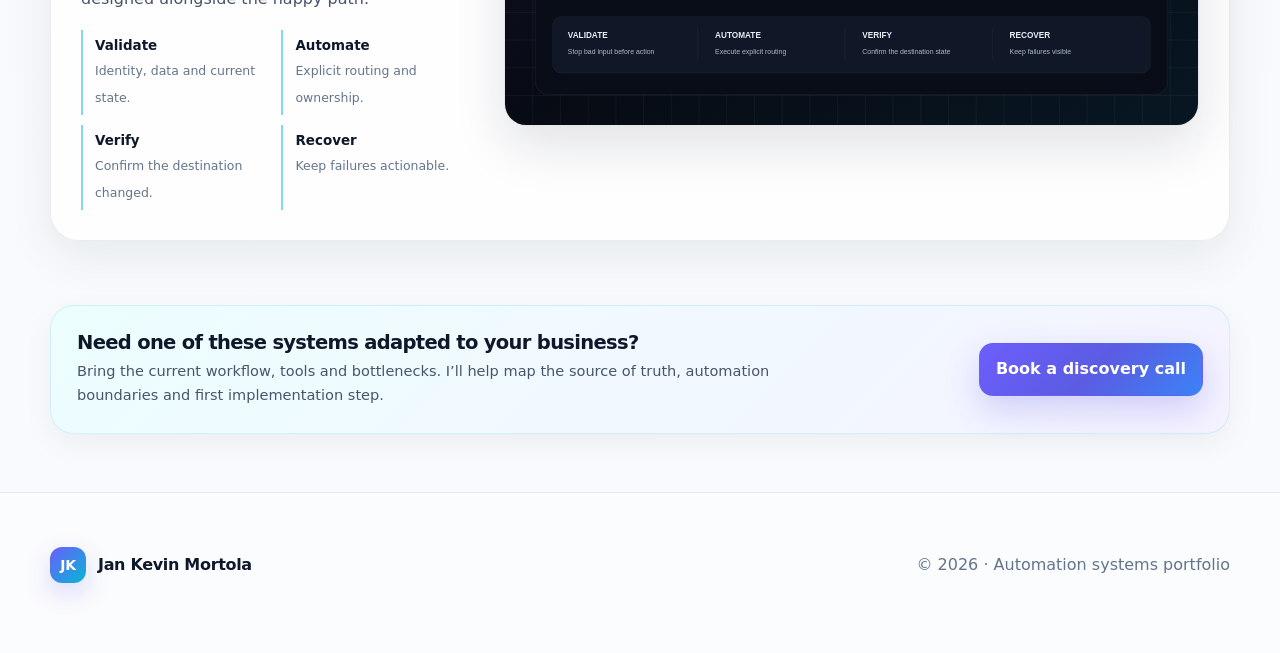
<file: case-studies.html>
<!doctype html><html lang="en"><head><meta charset="utf-8"><meta name="viewport" content="width=device-width,initial-scale=1"><title>Automation Systems Portfolio | Jan Kevin Mortola</title><meta name="description" content="Automation systems portfolio by Jan Kevin Mortola across ClickUp, AI, CRM, n8n, APIs, education, hospitality and operations."><link rel="canonical" href="https://jankevinmortola.github.io/Portfolio/case-studies.html"><link rel="stylesheet" href="styles.css"></head><body><header class="site-nav"><div class="shell nav-inner"><a class="brand" href="./"><span class="brand-mark">JK</span><span>Jan Kevin Mortola</span></a><nav class="nav-links"><a href="./">Home</a><a href="case-study-education-operations-automation.html">ClickUp</a><a href="crm-automation-consultant.html">CRM</a><a href="agentic-ai-automation.html">AI Automation</a><a class="btn btn-primary booking-btn" href="https://calendly.com/jkevinmortola/new-meeting" target="_blank" rel="noopener noreferrer">Book a discovery call</a></nav></div></header><main><section class="shell hero" style="grid-template-columns:1fr;padding-bottom:24px"><div><span class="eyebrow">Systems Portfolio</span><h1>Systems built around <span class="gradient-text">real operating problems.</span></h1><p class="lede">The focus is not simply connecting applications. It is designing ownership, state, routing, validation, exception handling and the handoff between automation and the people running the business.</p></div></section><section class="credibility-strip"><div class="shell credibility-grid"><div class="cred-item"><strong class="proof-number">212-property portfolio</strong><span>Short-term-rental operations and automation experience at portfolio scale.</span></div><div class="cred-item"><strong>ClickUp architecture</strong><span>Connected records, relationships, workflows and operational reporting.</span></div><div class="cred-item"><strong>Automation engineering</strong><span>n8n, APIs, webhooks, validation and exception handling.</span></div><div class="cred-item"><strong>Operations-first</strong><span>Design for ownership, verification, recovery and maintainability.</span></div></div></section><section class="section"><div class="shell"><div class="section-head reveal"><div><span class="badge">Selected operating systems</span><h2>Systems in practice.</h2></div><p>Client-identifying details are removed. The screenshots below are anonymized system reconstructions based on the operating architecture and workflow logic.</p></div><div class="grid grid-3 reveal"><article class="card system-card"><img class="system-thumb" src="assets/proof-education-operations.svg" alt="Anonymized education operations workspace using coded records"><div class="system-content"><span class="kicker">Education Operations</span><h3>Education Operations Control System</h3><p>Connected assignments, sessions, attendance, exceptions and PO monitoring into one operational model with automated reminders and management visibility.</p><div class="stack"><span class="chip">ClickUp</span><span class="chip">n8n</span><span class="chip">Apps Script</span></div><a class="card-link" href="case-study-education-operations-automation.html">Open system →</a></div></article><article class="card system-card"><img class="system-thumb" src="assets/proof-hospitality-operations.svg" alt="Anonymized reservation operations dashboard using property and reservation codes"><div class="system-content"><span class="kicker">Hospitality Operations</span><h3>Reservation Operations Engine</h3><p>Connected reservation context with guest communication, turnover operations and exception handling so actions follow the current operating state.</p><div class="stack"><span class="chip">APIs</span><span class="chip">n8n</span><span class="chip">Sheets</span></div><a class="card-link" href="case-study-hospitality-automation.html">Open system →</a></div></article><article class="card system-card"><img class="system-thumb" src="assets/proof-automation-reliability.svg" alt="Automation workflow with validation, verification and exception recovery"><div class="system-content"><span class="kicker">Workflow Engineering</span><h3>n8n Production Automation</h3><p>API and webhook workflows designed around data contracts, controlled writes, verification and visible recovery paths.</p><div class="stack"><span class="chip">n8n</span><span class="chip">Webhooks</span><span class="chip">APIs</span></div><a class="card-link" href="n8n-automation-consultant.html">View capability →</a></div></article></div></div></section><section class="section"><div class="shell"><div class="section-head reveal"><div><span class="badge">Advanced automation systems</span><h2>End-to-end architectures across the business.</h2></div><p>System designs across revenue, service operations, customer support, people operations and private AI.</p></div><div class="grid grid-3 reveal"><article class="card"><span class="kicker">Revenue Automation</span><h3>AI Revenue & Lead Routing System</h3><p>Lead intake, identity resolution, AI-assisted qualification, CRM routing, SLA monitoring and operations handoff.</p><a class="card-link" href="concept-ai-lead-engine.html">Open system →</a></article><article class="card"><span class="kicker">Service Operations</span><h3>Multi-Location Operations Command Center</h3><p>Branch-aware routing, work orders, assignment logic, SLA controls, reconciliation and reporting.</p><a class="card-link" href="concept-multilocation-service-operations.html">Open system →</a></article><article class="card"><span class="kicker">Customer Operations</span><h3>AI Customer Support Operations System</h3><p>AI triage, order context, policy gates, human approval, exception queues and audit logging.</p><a class="card-link" href="concept-ecommerce-ai-support-operations.html">Open system →</a></article><article class="card"><span class="kicker">People Operations</span><h3>Talent Acquisition & Onboarding Engine</h3><p>Candidate intake, structured extraction, interview coordination, approval gates and onboarding.</p><a class="card-link" href="concept-recruitment-onboarding-automation.html">Open system →</a></article><article class="card"><span class="kicker">Private AI</span><h3>Private AI Knowledge Operations System</h3><p>Local models, permission-aware retrieval, controlled tool use, approvals, evaluation and auditability.</p><a class="card-link" href="concept-self-hosted-ai-knowledge-operations.html">Open system →</a></article><article class="card"><span class="kicker">Capabilities</span><h3>CRM + Multi-Platform Automation</h3><p>Lead-to-client workflows that connect commercial state with the operational work that follows.</p><a class="card-link" href="crm-automation-consultant.html">View capabilities →</a></article></div></div></section><section class="framework-section"><div class="shell framework-shell reveal"><div class="framework-copy"><span class="badge">Reliability standard</span><h2>The failure path is part of the architecture.</h2><p>Validation, controlled updates, post-write verification and visible exception handling are designed alongside the happy path.</p><div class="framework-points"><div class="framework-point"><strong>Validate</strong><span>Identity, data and current state.</span></div><div class="framework-point"><strong>Automate</strong><span>Explicit routing and ownership.</span></div><div class="framework-point"><strong>Verify</strong><span>Confirm the destination changed.</span></div><div class="framework-point"><strong>Recover</strong><span>Keep failures actionable.</span></div></div></div><div class="framework-visual"><img src="assets/proof-automation-reliability.svg" alt="Automation reliability workflow architecture"></div></div></section><section class="inline-cta reveal"><div class="shell"><div class="inline-cta-box"><div><h3>Need one of these systems adapted to your business?</h3><p>Bring the current workflow, tools and bottlenecks. I’ll help map the source of truth, automation boundaries and first implementation step.</p></div><a class="btn btn-primary booking-btn" href="https://calendly.com/jkevinmortola/new-meeting" target="_blank" rel="noopener noreferrer">Book a discovery call</a></div></div></section></main><footer class="footer"><div class="shell footer-row"><a class="brand" href="./"><span class="brand-mark">JK</span><span>Jan Kevin Mortola</span></a><p>© <span data-year></span> · Automation systems portfolio</p></div></footer><script src="app.js"></script></body></html>
</file>
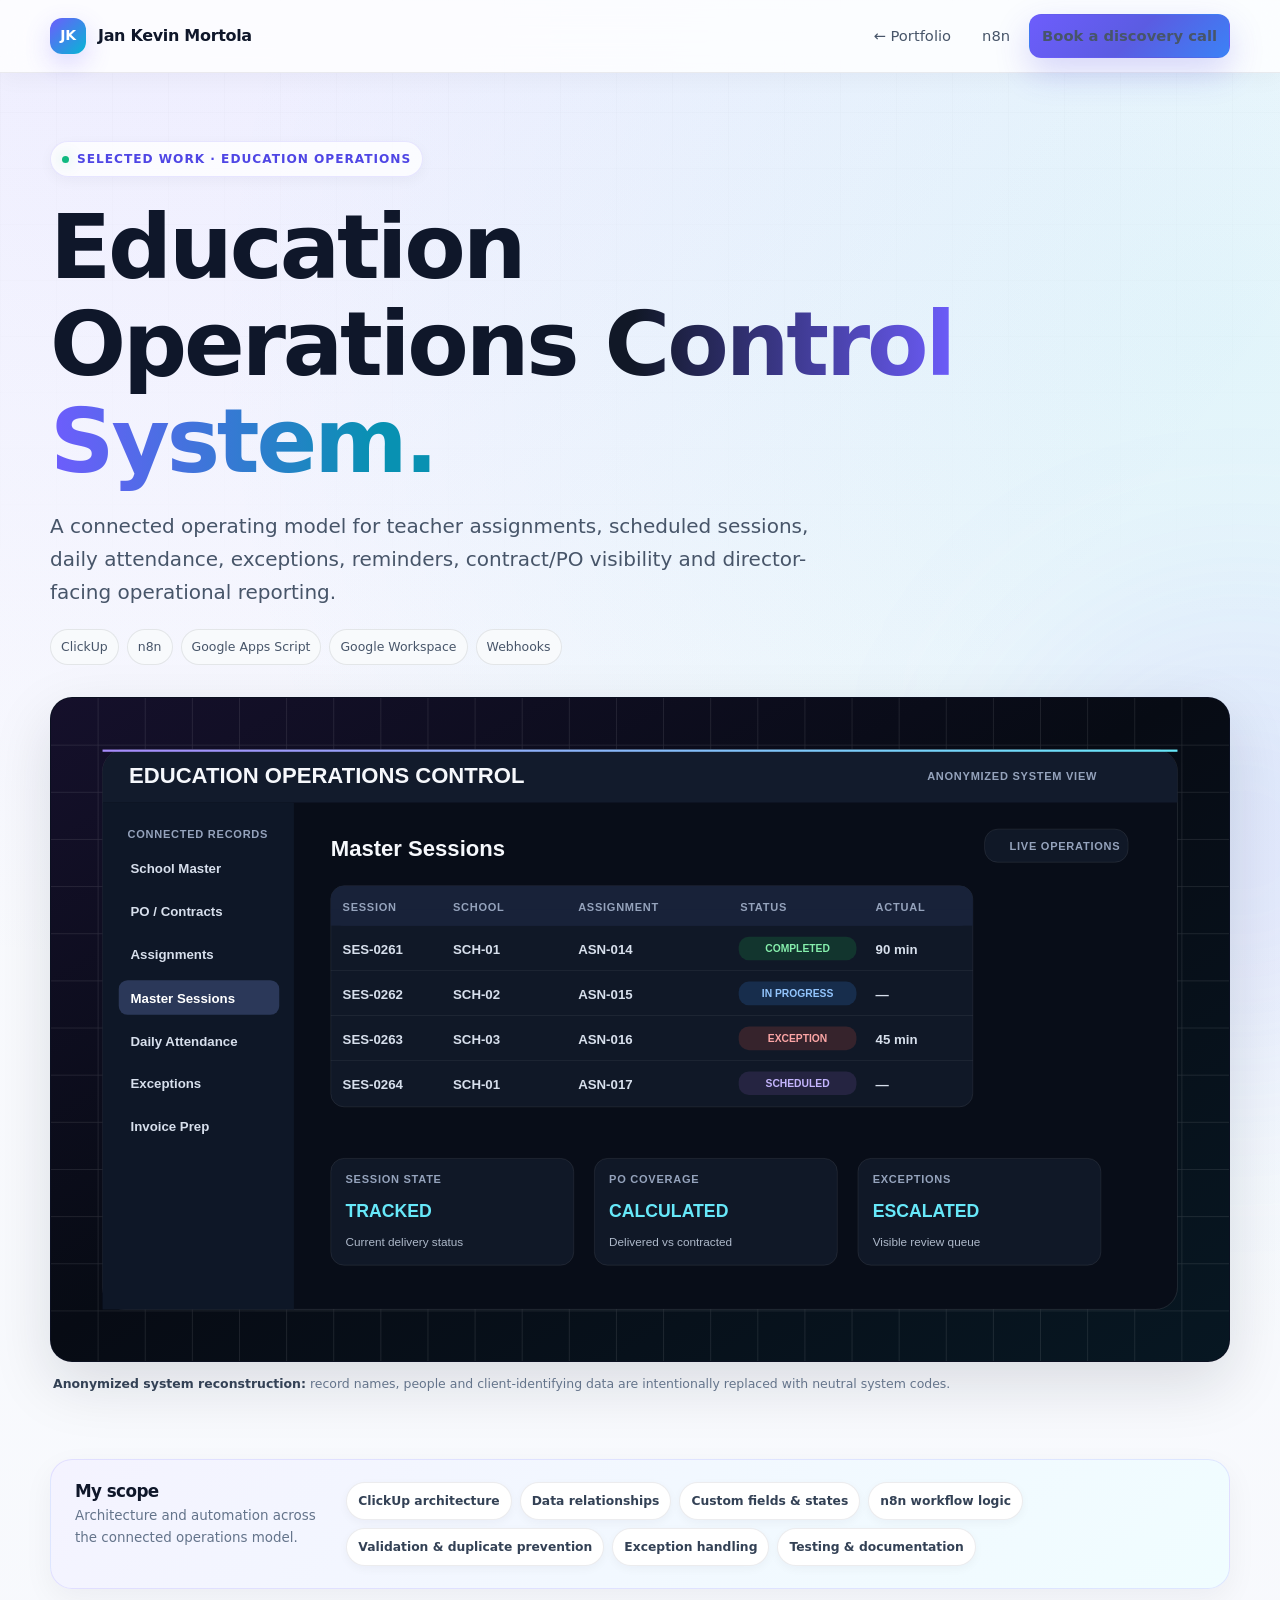
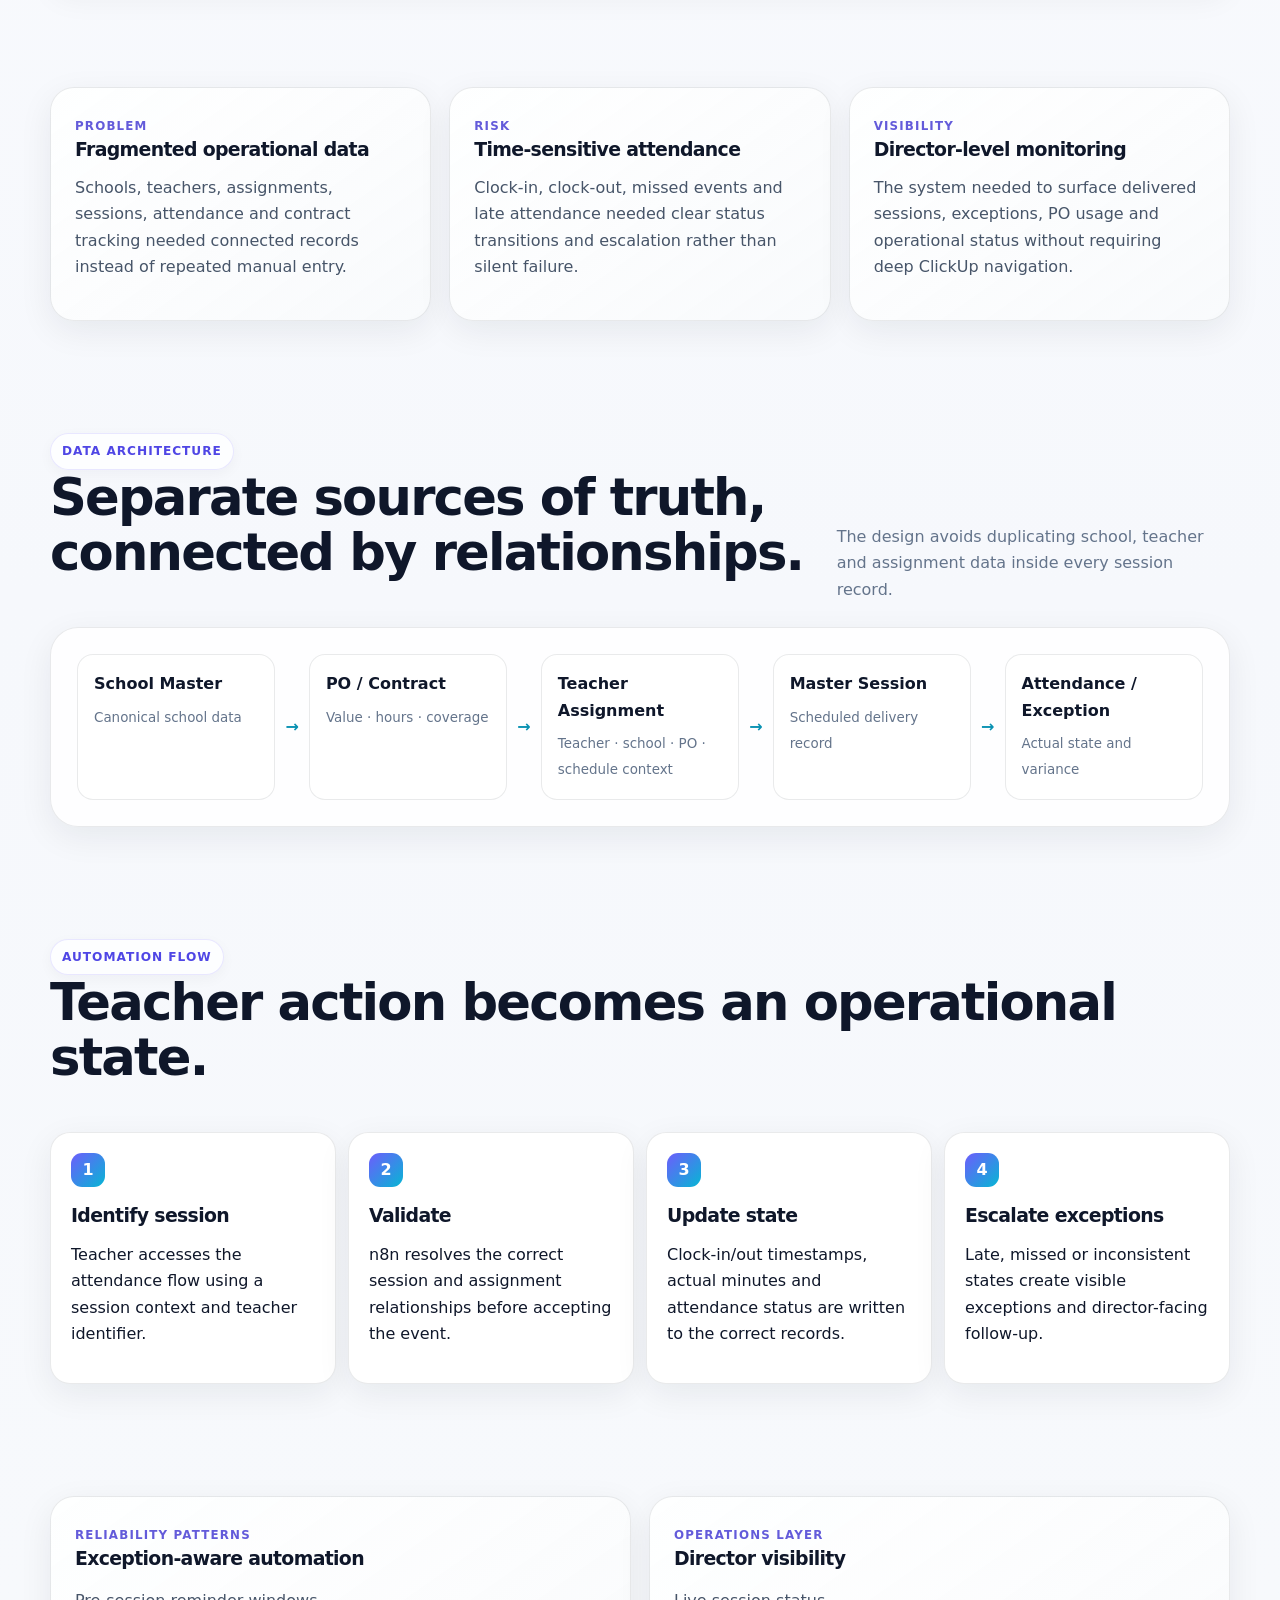
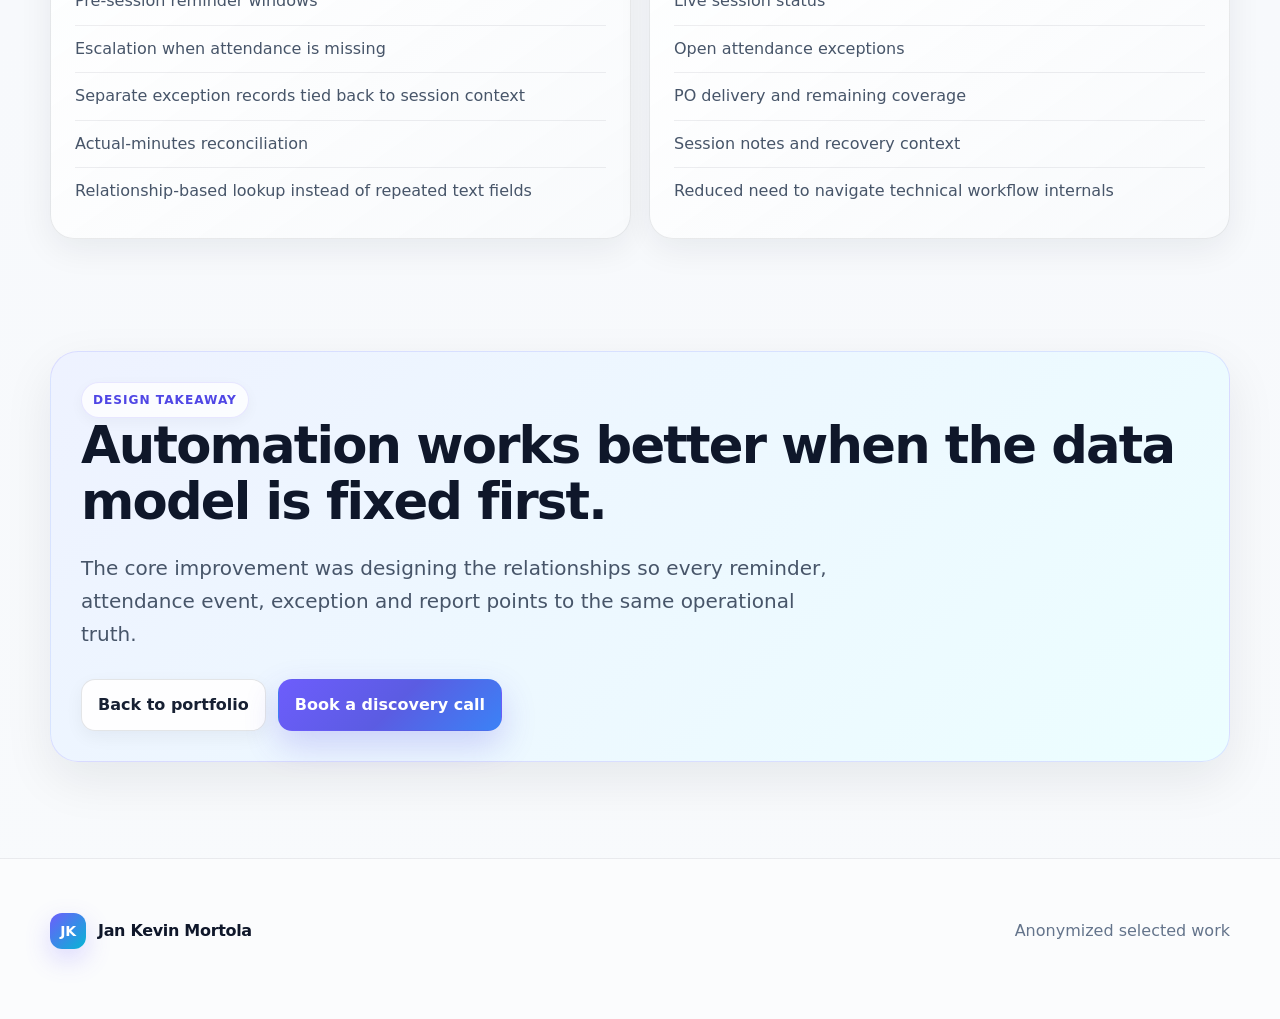
<file: case-study-education-operations-automation.html>
<!doctype html><html lang="en"><head><meta charset="utf-8"><meta name="viewport" content="width=device-width,initial-scale=1"><title>Education Operations Control System | Jan Kevin Mortola</title><meta name="description" content="Education operations system covering ClickUp architecture, n8n automation, attendance, sessions, reminders, exceptions, PO monitoring and reporting."><link rel="canonical" href="https://jankevinmortola.github.io/Portfolio/case-study-education-operations-automation.html"><link rel="stylesheet" href="styles.css"><link rel="stylesheet" href="portfolio-pages.css"></head><body><header class="site-nav"><div class="shell nav-inner"><a class="brand" href="./"><span class="brand-mark">JK</span><span>Jan Kevin Mortola</span></a><nav class="nav-links"><a href="case-studies.html">← Portfolio</a><a href="n8n-automation-consultant.html">n8n</a><a class="btn btn-primary booking-btn" href="https://calendly.com/jkevinmortola/new-meeting" target="_blank" rel="noopener noreferrer">Book a discovery call</a></nav></div></header><main><section class="shell hero" style="grid-template-columns:1fr;padding-bottom:30px"><div><span class="eyebrow">Selected Work · Education Operations</span><h1>Education Operations <span class="gradient-text">Control System.</span></h1><p class="lede">A connected operating model for teacher assignments, scheduled sessions, daily attendance, exceptions, reminders, contract/PO visibility and director-facing operational reporting.</p><div class="stack"><span class="chip">ClickUp</span><span class="chip">n8n</span><span class="chip">Google Apps Script</span><span class="chip">Google Workspace</span><span class="chip">Webhooks</span></div></div></section><section class="portfolio-preview-section"><div class="shell"><figure class="proof-figure reveal"><img src="assets/proof-education-operations.svg" alt="Anonymized education operations workspace showing coded sessions, assignment records, statuses and operational metrics"><figcaption><strong>Anonymized system reconstruction:</strong> record names, people and client-identifying data are intentionally replaced with neutral system codes.</figcaption></figure></div></section><section class="scope-strip"><div class="shell"><div class="scope-box reveal"><div><h3>My scope</h3><p>Architecture and automation across the connected operations model.</p></div><div class="scope-items"><span class="scope-chip">ClickUp architecture</span><span class="scope-chip">Data relationships</span><span class="scope-chip">Custom fields & states</span><span class="scope-chip">n8n workflow logic</span><span class="scope-chip">Validation & duplicate prevention</span><span class="scope-chip">Exception handling</span><span class="scope-chip">Testing & documentation</span></div></div></div></section><section class="section"><div class="shell"><div class="grid grid-3 reveal"><article class="card"><span class="kicker">Problem</span><h3>Fragmented operational data</h3><p>Schools, teachers, assignments, sessions, attendance and contract tracking needed connected records instead of repeated manual entry.</p></article><article class="card"><span class="kicker">Risk</span><h3>Time-sensitive attendance</h3><p>Clock-in, clock-out, missed events and late attendance needed clear status transitions and escalation rather than silent failure.</p></article><article class="card"><span class="kicker">Visibility</span><h3>Director-level monitoring</h3><p>The system needed to surface delivered sessions, exceptions, PO usage and operational status without requiring deep ClickUp navigation.</p></article></div></div></section><section class="section"><div class="shell"><div class="section-head reveal"><div><span class="badge">Data architecture</span><h2>Separate sources of truth, connected by relationships.</h2></div><p>The design avoids duplicating school, teacher and assignment data inside every session record.</p></div><div class="architecture reveal"><div class="flow"><div class="flow-node"><strong>School Master</strong><span>Canonical school data</span></div><div class="flow-arrow">→</div><div class="flow-node"><strong>PO / Contract</strong><span>Value · hours · coverage</span></div><div class="flow-arrow">→</div><div class="flow-node"><strong>Teacher Assignment</strong><span>Teacher · school · PO · schedule context</span></div><div class="flow-arrow">→</div><div class="flow-node"><strong>Master Session</strong><span>Scheduled delivery record</span></div><div class="flow-arrow">→</div><div class="flow-node"><strong>Attendance / Exception</strong><span>Actual state and variance</span></div></div></div></div></section><section class="section"><div class="shell"><div class="section-head reveal"><div><span class="badge">Automation flow</span><h2>Teacher action becomes an operational state.</h2></div></div><div class="process reveal"><div class="step"><div class="step-num">1</div><h3>Identify session</h3><p>Teacher accesses the attendance flow using a session context and teacher identifier.</p></div><div class="step"><div class="step-num">2</div><h3>Validate</h3><p>n8n resolves the correct session and assignment relationships before accepting the event.</p></div><div class="step"><div class="step-num">3</div><h3>Update state</h3><p>Clock-in/out timestamps, actual minutes and attendance status are written to the correct records.</p></div><div class="step"><div class="step-num">4</div><h3>Escalate exceptions</h3><p>Late, missed or inconsistent states create visible exceptions and director-facing follow-up.</p></div></div></div></section><section class="section"><div class="shell"><div class="grid grid-2 reveal"><article class="card"><span class="kicker">Reliability patterns</span><h3>Exception-aware automation</h3><ul class="list-clean"><li>Pre-session reminder windows</li><li>Escalation when attendance is missing</li><li>Separate exception records tied back to session context</li><li>Actual-minutes reconciliation</li><li>Relationship-based lookup instead of repeated text fields</li></ul></article><article class="card"><span class="kicker">Operations layer</span><h3>Director visibility</h3><ul class="list-clean"><li>Live session status</li><li>Open attendance exceptions</li><li>PO delivery and remaining coverage</li><li>Session notes and recovery context</li><li>Reduced need to navigate technical workflow internals</li></ul></article></div></div></section><section class="section"><div class="shell callout reveal"><span class="badge">Design takeaway</span><h2>Automation works better when the data model is fixed first.</h2><p class="lede">The core improvement was designing the relationships so every reminder, attendance event, exception and report points to the same operational truth.</p><div class="hero-actions"><a class="btn" href="case-studies.html">Back to portfolio</a><a class="btn btn-primary booking-btn" href="https://calendly.com/jkevinmortola/new-meeting" target="_blank" rel="noopener noreferrer">Book a discovery call</a></div></div></section></main><footer class="footer"><div class="shell footer-row"><a class="brand" href="./"><span class="brand-mark">JK</span><span>Jan Kevin Mortola</span></a><p>Anonymized selected work</p></div></footer><script src="app.js"></script></body></html>
</file>
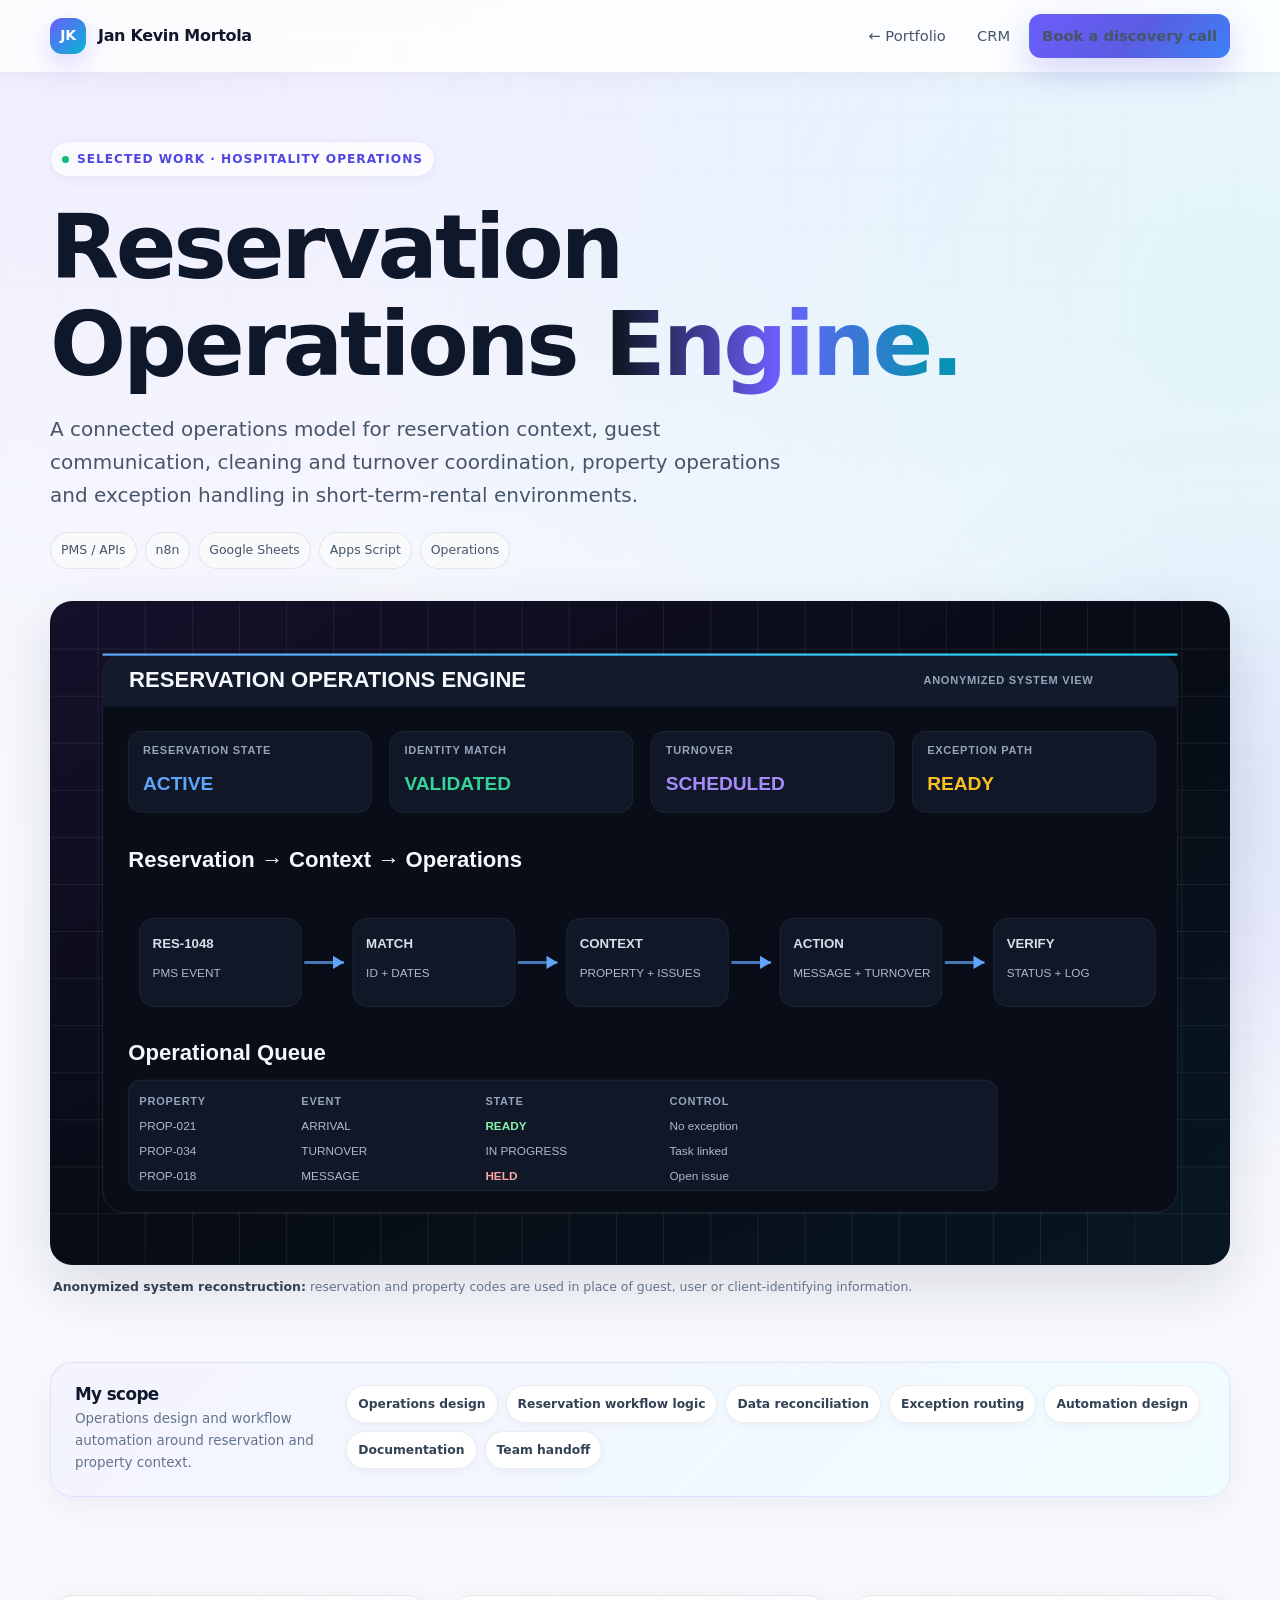
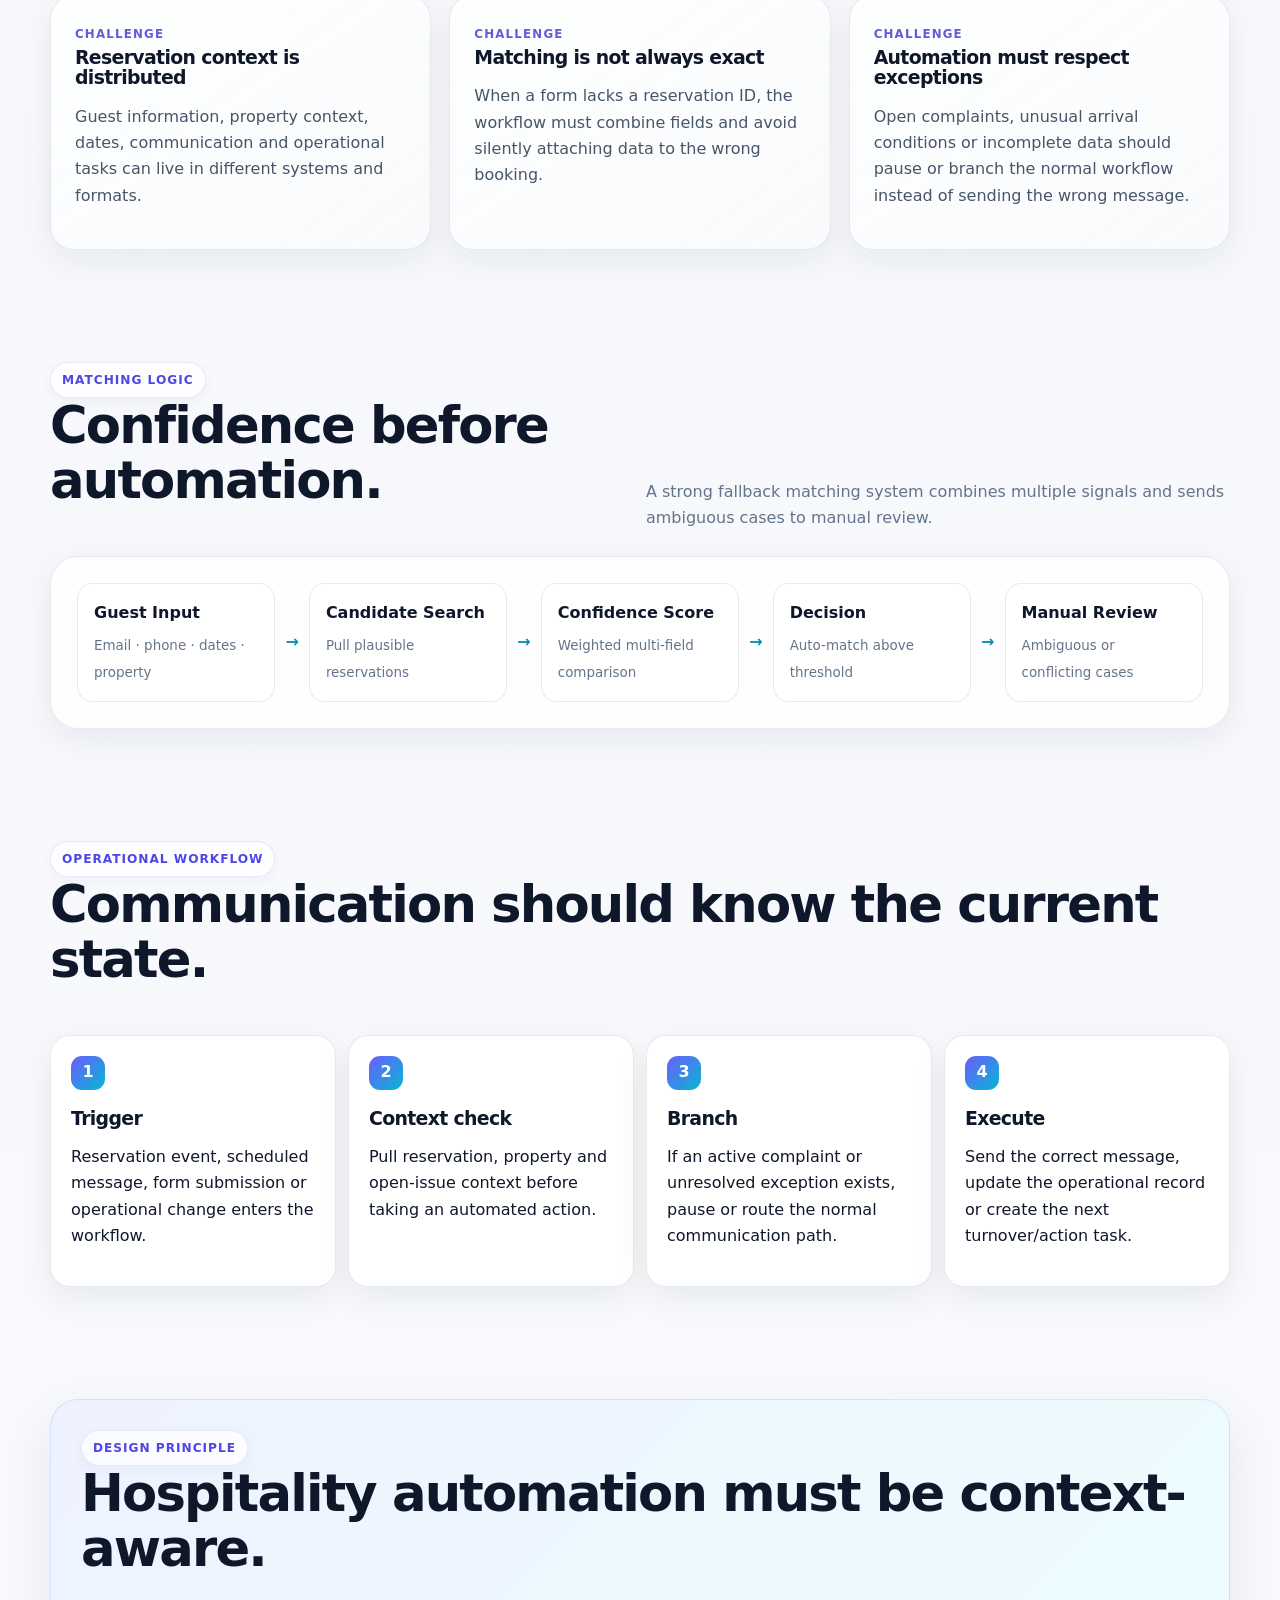
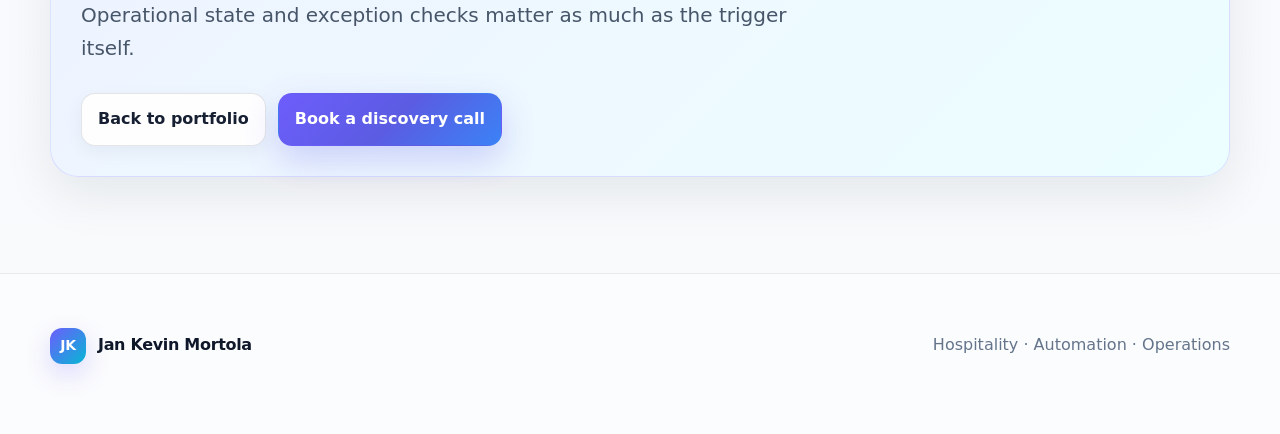
<file: case-study-hospitality-automation.html>
<!doctype html><html lang="en"><head><meta charset="utf-8"><meta name="viewport" content="width=device-width,initial-scale=1"><title>Reservation Operations Engine | Jan Kevin Mortola</title><meta name="description" content="Reservation operations system covering guest communication, reservation matching, cleaning coordination, property operations and exception handling."><link rel="canonical" href="https://jankevinmortola.github.io/Portfolio/case-study-hospitality-automation.html"><link rel="stylesheet" href="styles.css"><link rel="stylesheet" href="portfolio-pages.css"></head><body><header class="site-nav"><div class="shell nav-inner"><a class="brand" href="./"><span class="brand-mark">JK</span><span>Jan Kevin Mortola</span></a><nav class="nav-links"><a href="case-studies.html">← Portfolio</a><a href="crm-automation-consultant.html">CRM</a><a class="btn btn-primary booking-btn" href="https://calendly.com/jkevinmortola/new-meeting" target="_blank" rel="noopener noreferrer">Book a discovery call</a></nav></div></header><main><section class="shell hero" style="grid-template-columns:1fr;padding-bottom:30px"><div><span class="eyebrow">Selected Work · Hospitality Operations</span><h1>Reservation Operations <span class="gradient-text">Engine.</span></h1><p class="lede">A connected operations model for reservation context, guest communication, cleaning and turnover coordination, property operations and exception handling in short-term-rental environments.</p><div class="stack"><span class="chip">PMS / APIs</span><span class="chip">n8n</span><span class="chip">Google Sheets</span><span class="chip">Apps Script</span><span class="chip">Operations</span></div></div></section><section class="portfolio-preview-section"><div class="shell"><figure class="proof-figure reveal"><img src="assets/proof-hospitality-operations.svg" alt="Anonymized reservation operations dashboard with coded reservation and property records"><figcaption><strong>Anonymized system reconstruction:</strong> reservation and property codes are used in place of guest, user or client-identifying information.</figcaption></figure></div></section><section class="scope-strip"><div class="shell"><div class="scope-box reveal"><div><h3>My scope</h3><p>Operations design and workflow automation around reservation and property context.</p></div><div class="scope-items"><span class="scope-chip">Operations design</span><span class="scope-chip">Reservation workflow logic</span><span class="scope-chip">Data reconciliation</span><span class="scope-chip">Exception routing</span><span class="scope-chip">Automation design</span><span class="scope-chip">Documentation</span><span class="scope-chip">Team handoff</span></div></div></div></section><section class="section"><div class="shell"><div class="grid grid-3 reveal"><article class="card"><span class="kicker">Challenge</span><h3>Reservation context is distributed</h3><p>Guest information, property context, dates, communication and operational tasks can live in different systems and formats.</p></article><article class="card"><span class="kicker">Challenge</span><h3>Matching is not always exact</h3><p>When a form lacks a reservation ID, the workflow must combine fields and avoid silently attaching data to the wrong booking.</p></article><article class="card"><span class="kicker">Challenge</span><h3>Automation must respect exceptions</h3><p>Open complaints, unusual arrival conditions or incomplete data should pause or branch the normal workflow instead of sending the wrong message.</p></article></div></div></section><section class="section"><div class="shell"><div class="section-head reveal"><div><span class="badge">Matching logic</span><h2>Confidence before automation.</h2></div><p>A strong fallback matching system combines multiple signals and sends ambiguous cases to manual review.</p></div><div class="architecture reveal"><div class="flow"><div class="flow-node"><strong>Guest Input</strong><span>Email · phone · dates · property</span></div><div class="flow-arrow">→</div><div class="flow-node"><strong>Candidate Search</strong><span>Pull plausible reservations</span></div><div class="flow-arrow">→</div><div class="flow-node"><strong>Confidence Score</strong><span>Weighted multi-field comparison</span></div><div class="flow-arrow">→</div><div class="flow-node"><strong>Decision</strong><span>Auto-match above threshold</span></div><div class="flow-arrow">→</div><div class="flow-node"><strong>Manual Review</strong><span>Ambiguous or conflicting cases</span></div></div></div></div></section><section class="section"><div class="shell"><div class="section-head reveal"><div><span class="badge">Operational workflow</span><h2>Communication should know the current state.</h2></div></div><div class="process reveal"><div class="step"><div class="step-num">1</div><h3>Trigger</h3><p>Reservation event, scheduled message, form submission or operational change enters the workflow.</p></div><div class="step"><div class="step-num">2</div><h3>Context check</h3><p>Pull reservation, property and open-issue context before taking an automated action.</p></div><div class="step"><div class="step-num">3</div><h3>Branch</h3><p>If an active complaint or unresolved exception exists, pause or route the normal communication path.</p></div><div class="step"><div class="step-num">4</div><h3>Execute</h3><p>Send the correct message, update the operational record or create the next turnover/action task.</p></div></div></div></section><section class="section"><div class="shell callout reveal"><span class="badge">Design principle</span><h2>Hospitality automation must be context-aware.</h2><p class="lede">Operational state and exception checks matter as much as the trigger itself.</p><div class="hero-actions"><a class="btn" href="case-studies.html">Back to portfolio</a><a class="btn btn-primary booking-btn" href="https://calendly.com/jkevinmortola/new-meeting" target="_blank" rel="noopener noreferrer">Book a discovery call</a></div></div></section></main><footer class="footer"><div class="shell footer-row"><a class="brand" href="./"><span class="brand-mark">JK</span><span>Jan Kevin Mortola</span></a><p>Hospitality · Automation · Operations</p></div></footer><script src="app.js"></script></body></html>
</file>
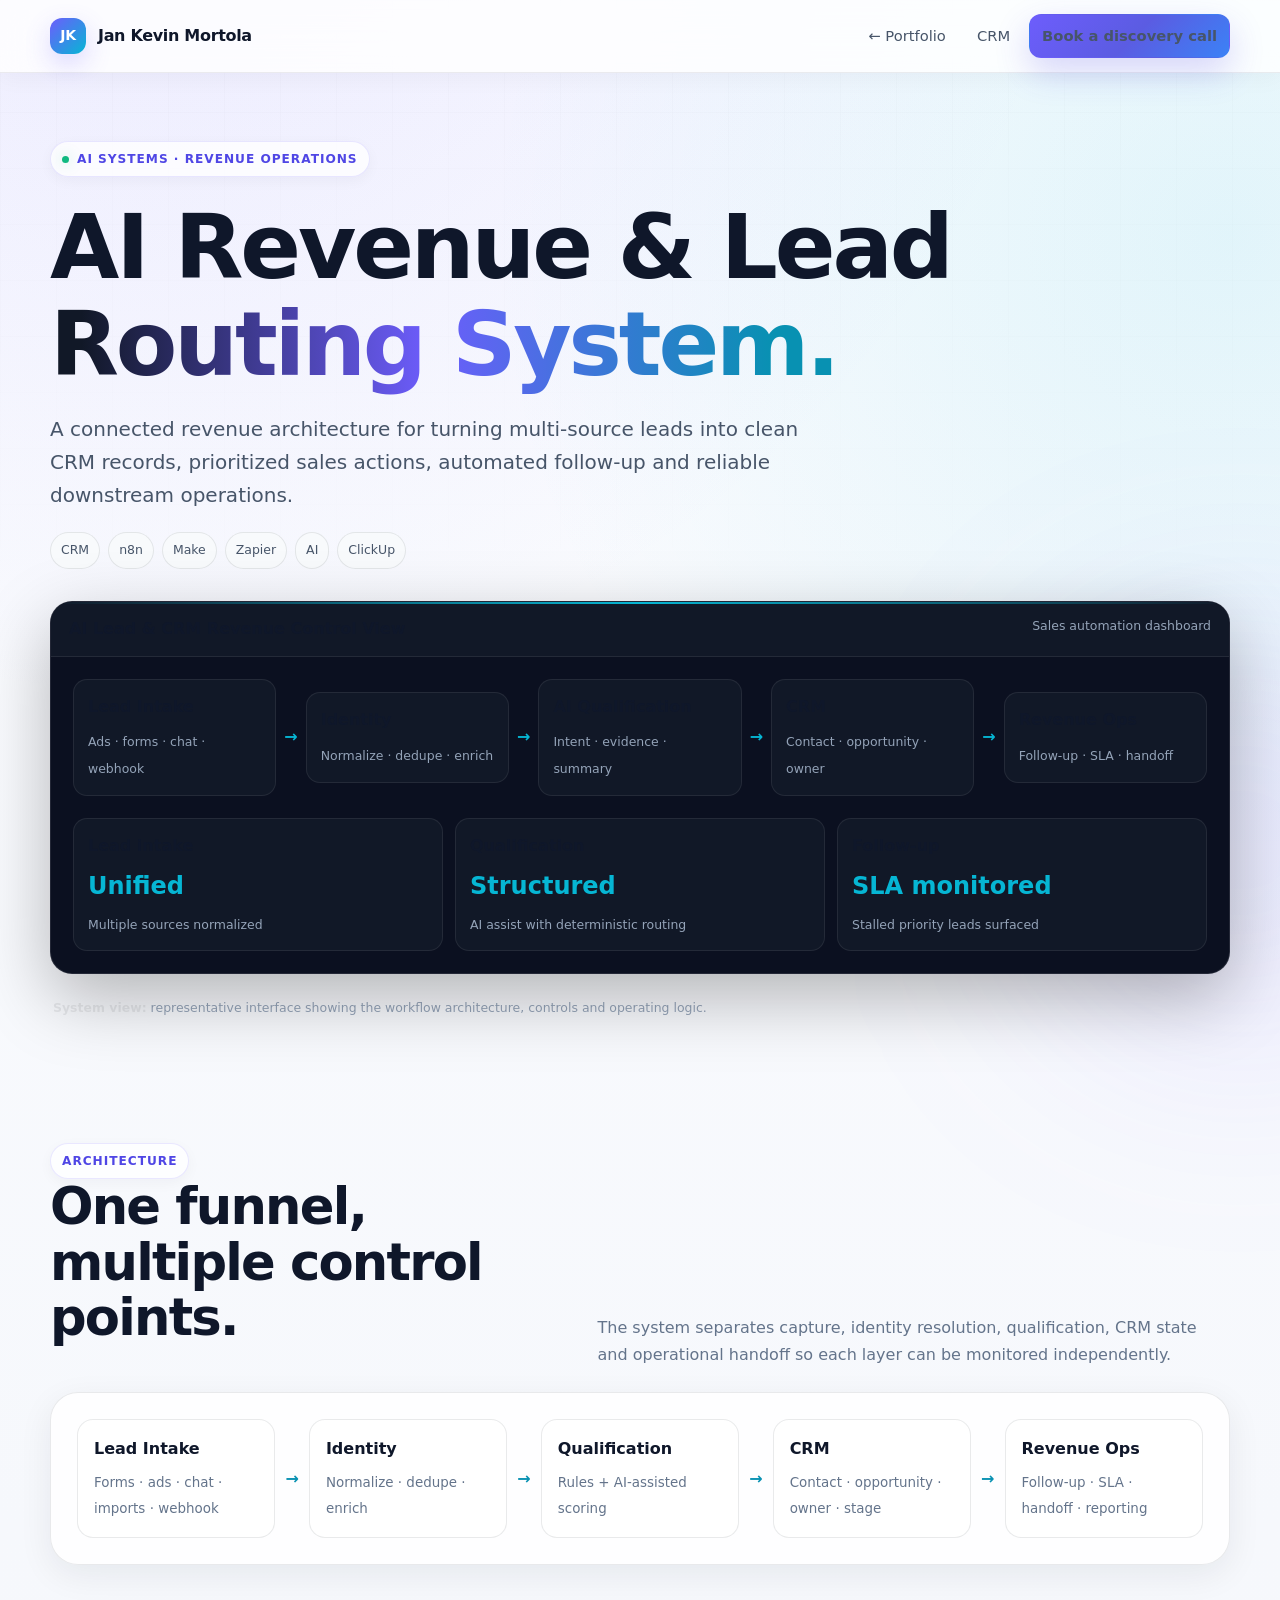
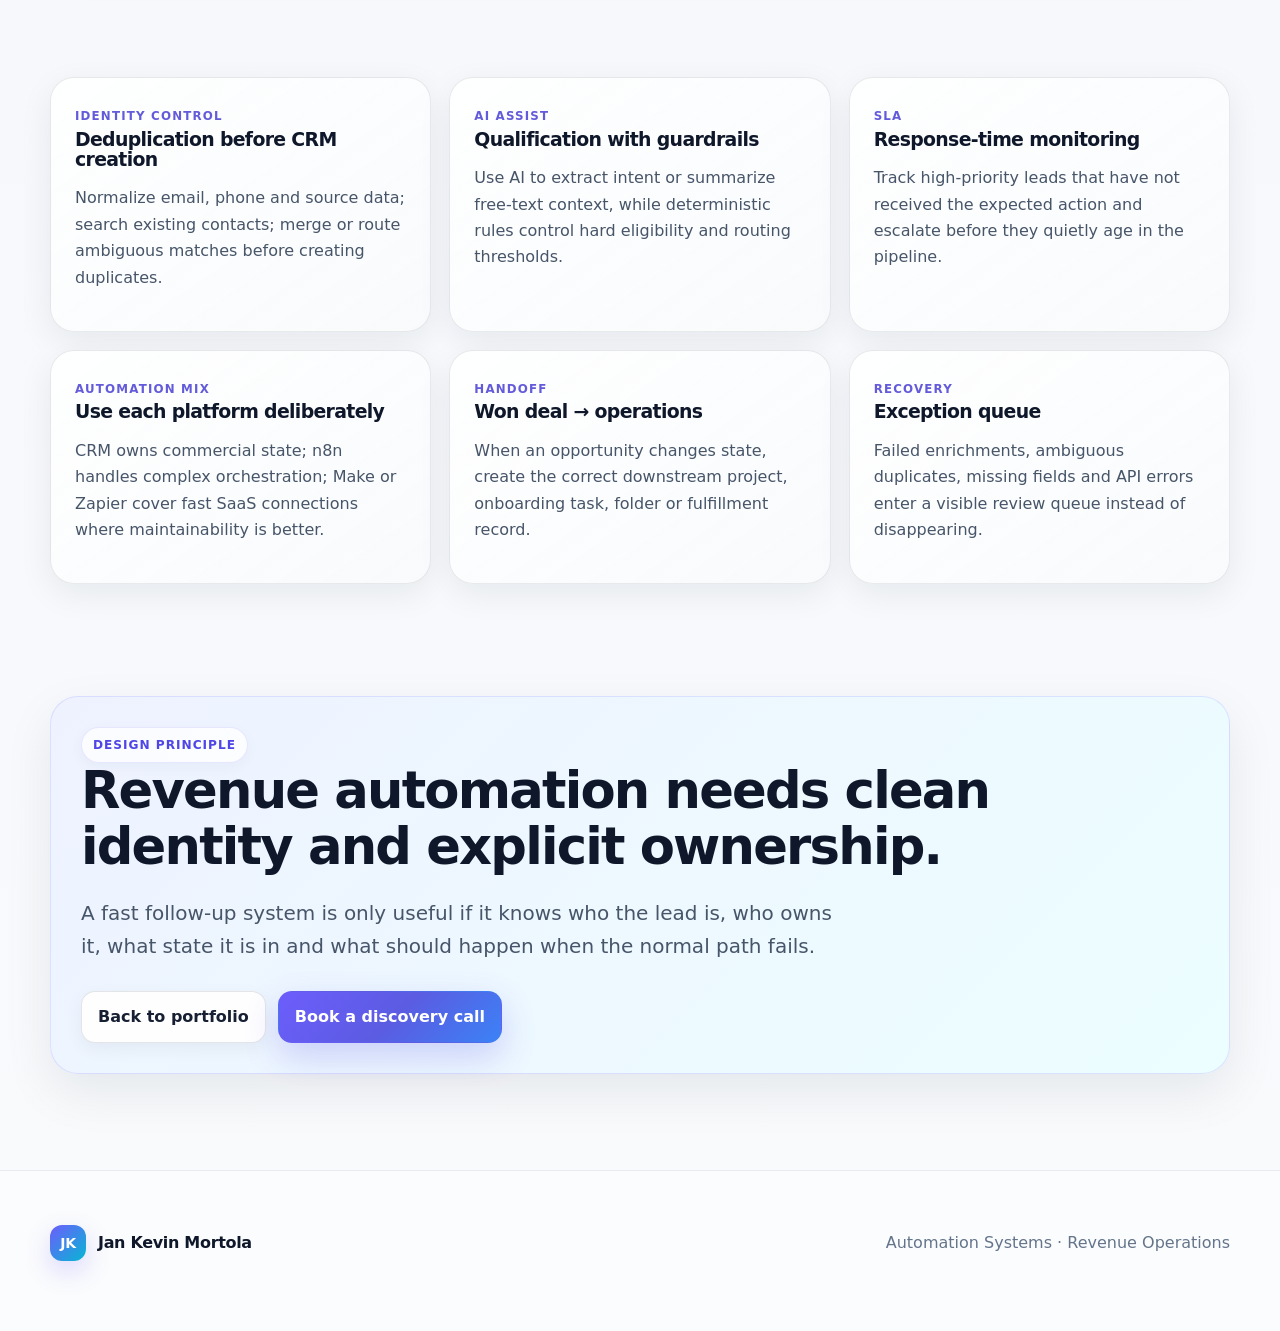
<file: concept-ai-lead-engine.html>
<!doctype html><html lang="en"><head><meta charset="utf-8"><meta name="viewport" content="width=device-width,initial-scale=1"><title>AI Revenue & Lead Routing System | Jan Kevin Mortola</title><meta name="description" content="AI revenue and lead routing system architecture by Jan Kevin Mortola covering multi-source lead intake, identity resolution, qualification, CRM routing, SLA monitoring and operations handoff."><link rel="canonical" href="https://jankevinmortola.github.io/Portfolio/concept-ai-lead-engine.html"><link rel="stylesheet" href="styles.css"><link rel="stylesheet" href="portfolio-pages.css"></head><body><header class="site-nav"><div class="shell nav-inner"><a class="brand" href="./"><span class="brand-mark">JK</span><span>Jan Kevin Mortola</span></a><nav class="nav-links"><a href="case-studies.html">← Portfolio</a><a href="crm-automation-consultant.html">CRM</a><a class="btn btn-primary" href="https://calendly.com/jkevinmortola/new-meeting" target="_blank" rel="noopener noreferrer">Book a discovery call</a></nav></div></header><main><section class="shell hero" style="grid-template-columns:1fr;padding-bottom:26px"><div><span class="eyebrow">AI Systems · Revenue Operations</span><h1>AI Revenue & Lead <span class="gradient-text">Routing System.</span></h1><p class="lede">A connected revenue architecture for turning multi-source leads into clean CRM records, prioritized sales actions, automated follow-up and reliable downstream operations.</p><div class="stack"><span class="chip">CRM</span><span class="chip">n8n</span><span class="chip">Make</span><span class="chip">Zapier</span><span class="chip">AI</span><span class="chip">ClickUp</span></div></div></section><section class="portfolio-preview-section"><div class="shell"><div class="system-mockup visual-revenue reveal"><div class="mock-toolbar"><strong>AI Lead & CRM Revenue Control View</strong><span>Sales automation dashboard</span></div><div class="mock-flow"><div class="mock-node"><b>Lead Intake</b><span>Ads · forms · chat · webhook</span></div><div class="mock-arrow">→</div><div class="mock-node"><b>Identity</b><span>Normalize · dedupe · enrich</span></div><div class="mock-arrow">→</div><div class="mock-node"><b>AI Qualification</b><span>Intent · evidence · summary</span></div><div class="mock-arrow">→</div><div class="mock-node"><b>CRM</b><span>Contact · opportunity · owner</span></div><div class="mock-arrow">→</div><div class="mock-node"><b>Revenue Ops</b><span>Follow-up · SLA · handoff</span></div></div><div class="mock-metrics" style="padding:0 22px 22px;margin-top:0"><div class="mock-card"><b>Lead intake</b><strong>Unified</strong><p>Multiple sources normalized</p></div><div class="mock-card"><b>Qualification</b><strong>Structured</strong><p>AI assist with deterministic routing</p></div><div class="mock-card"><b>Follow-up</b><strong>SLA monitored</strong><p>Stalled priority leads surfaced</p></div></div></div><p class="mock-caption"><strong>System view:</strong> representative interface showing the workflow architecture, controls and operating logic.</p></div></section><section class="section"><div class="shell"><div class="section-head reveal"><div><span class="badge">Architecture</span><h2>One funnel, multiple control points.</h2></div><p>The system separates capture, identity resolution, qualification, CRM state and operational handoff so each layer can be monitored independently.</p></div><div class="architecture reveal"><div class="flow"><div class="flow-node"><strong>Lead Intake</strong><span>Forms · ads · chat · imports · webhook</span></div><div class="flow-arrow">→</div><div class="flow-node"><strong>Identity</strong><span>Normalize · dedupe · enrich</span></div><div class="flow-arrow">→</div><div class="flow-node"><strong>Qualification</strong><span>Rules + AI-assisted scoring</span></div><div class="flow-arrow">→</div><div class="flow-node"><strong>CRM</strong><span>Contact · opportunity · owner · stage</span></div><div class="flow-arrow">→</div><div class="flow-node"><strong>Revenue Ops</strong><span>Follow-up · SLA · handoff · reporting</span></div></div></div></div></section><section class="section"><div class="shell"><div class="grid grid-3 reveal"><article class="card"><span class="kicker">Identity control</span><h3>Deduplication before CRM creation</h3><p>Normalize email, phone and source data; search existing contacts; merge or route ambiguous matches before creating duplicates.</p></article><article class="card"><span class="kicker">AI assist</span><h3>Qualification with guardrails</h3><p>Use AI to extract intent or summarize free-text context, while deterministic rules control hard eligibility and routing thresholds.</p></article><article class="card"><span class="kicker">SLA</span><h3>Response-time monitoring</h3><p>Track high-priority leads that have not received the expected action and escalate before they quietly age in the pipeline.</p></article><article class="card"><span class="kicker">Automation mix</span><h3>Use each platform deliberately</h3><p>CRM owns commercial state; n8n handles complex orchestration; Make or Zapier cover fast SaaS connections where maintainability is better.</p></article><article class="card"><span class="kicker">Handoff</span><h3>Won deal → operations</h3><p>When an opportunity changes state, create the correct downstream project, onboarding task, folder or fulfillment record.</p></article><article class="card"><span class="kicker">Recovery</span><h3>Exception queue</h3><p>Failed enrichments, ambiguous duplicates, missing fields and API errors enter a visible review queue instead of disappearing.</p></article></div></div></section><section class="section"><div class="shell callout reveal"><span class="badge">Design principle</span><h2>Revenue automation needs clean identity and explicit ownership.</h2><p class="lede">A fast follow-up system is only useful if it knows who the lead is, who owns it, what state it is in and what should happen when the normal path fails.</p><div class="hero-actions"><a class="btn" href="case-studies.html">Back to portfolio</a><a class="btn btn-primary" href="https://calendly.com/jkevinmortola/new-meeting" target="_blank" rel="noopener noreferrer">Book a discovery call</a></div></div></section></main><footer class="footer"><div class="shell footer-row"><a class="brand" href="./"><span class="brand-mark">JK</span><span>Jan Kevin Mortola</span></a><p>Automation Systems · Revenue Operations</p></div></footer><script src="app.js"></script></body></html>
</file>
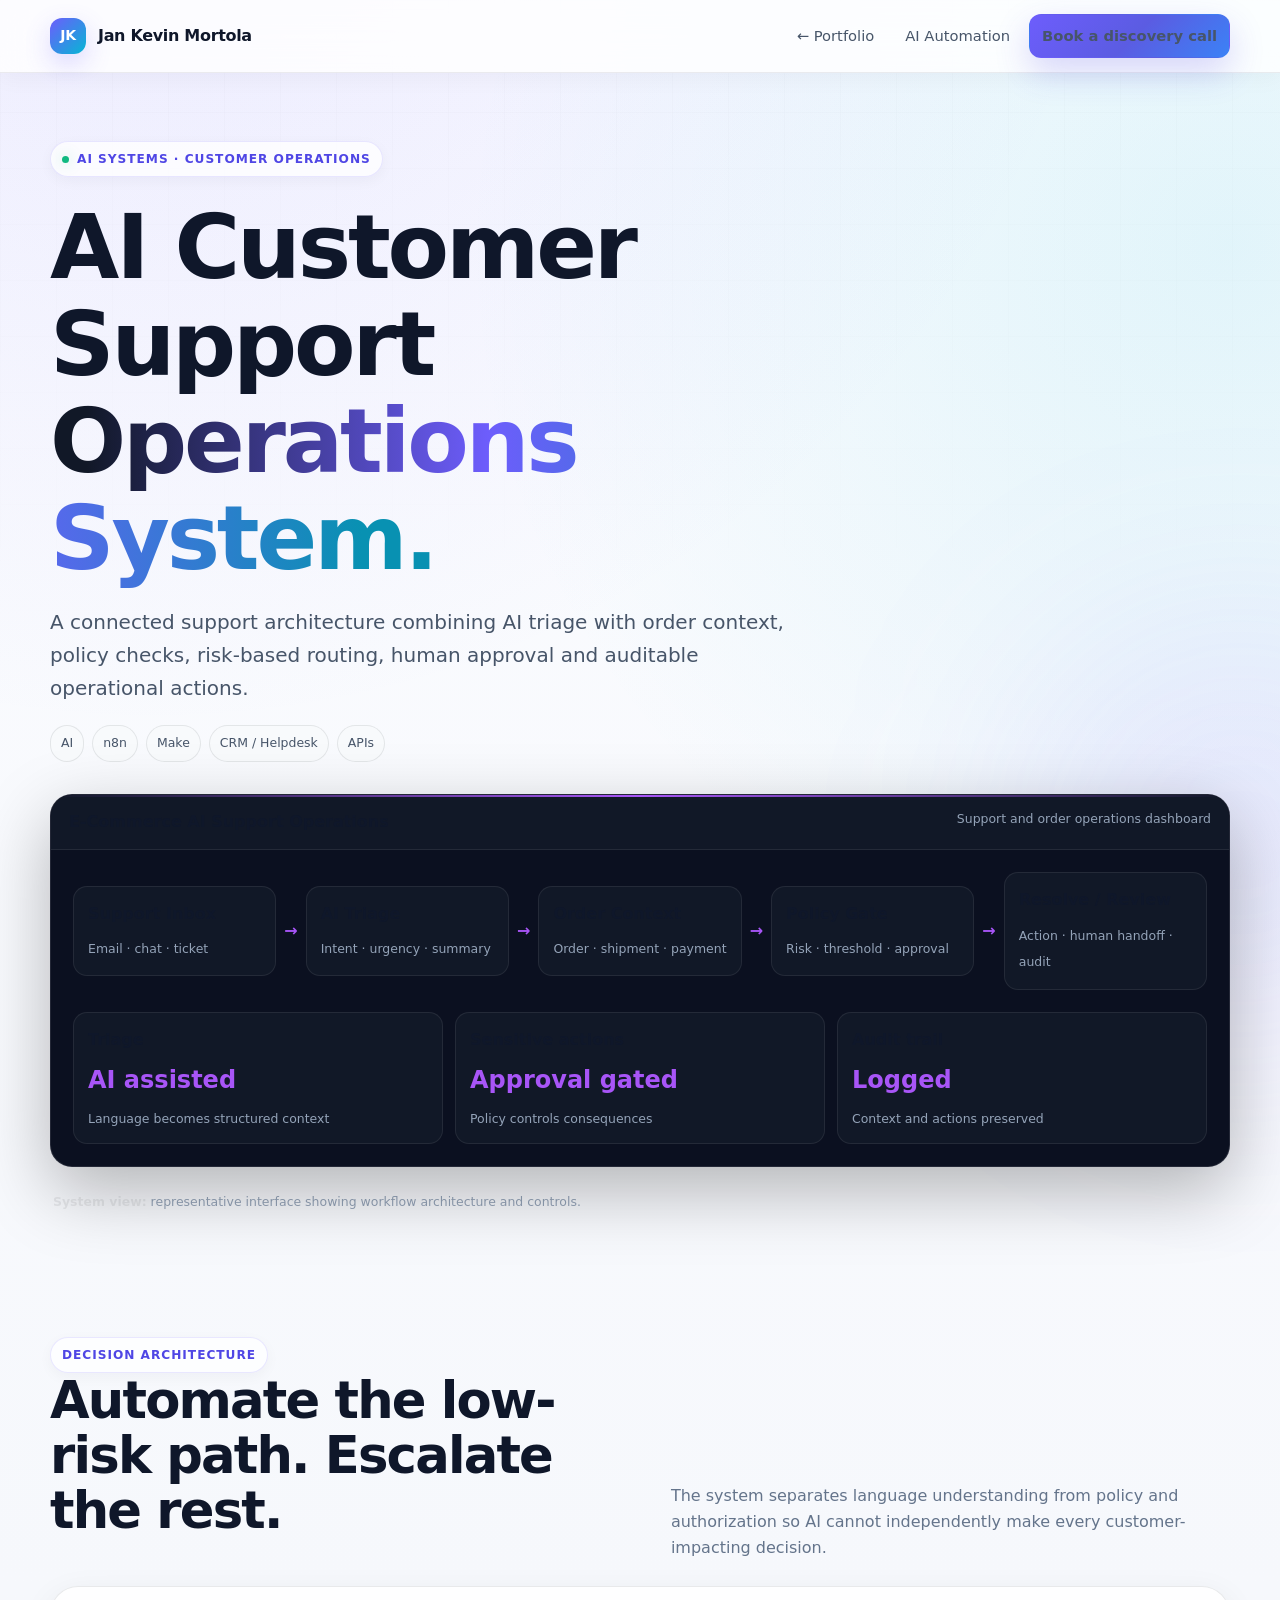
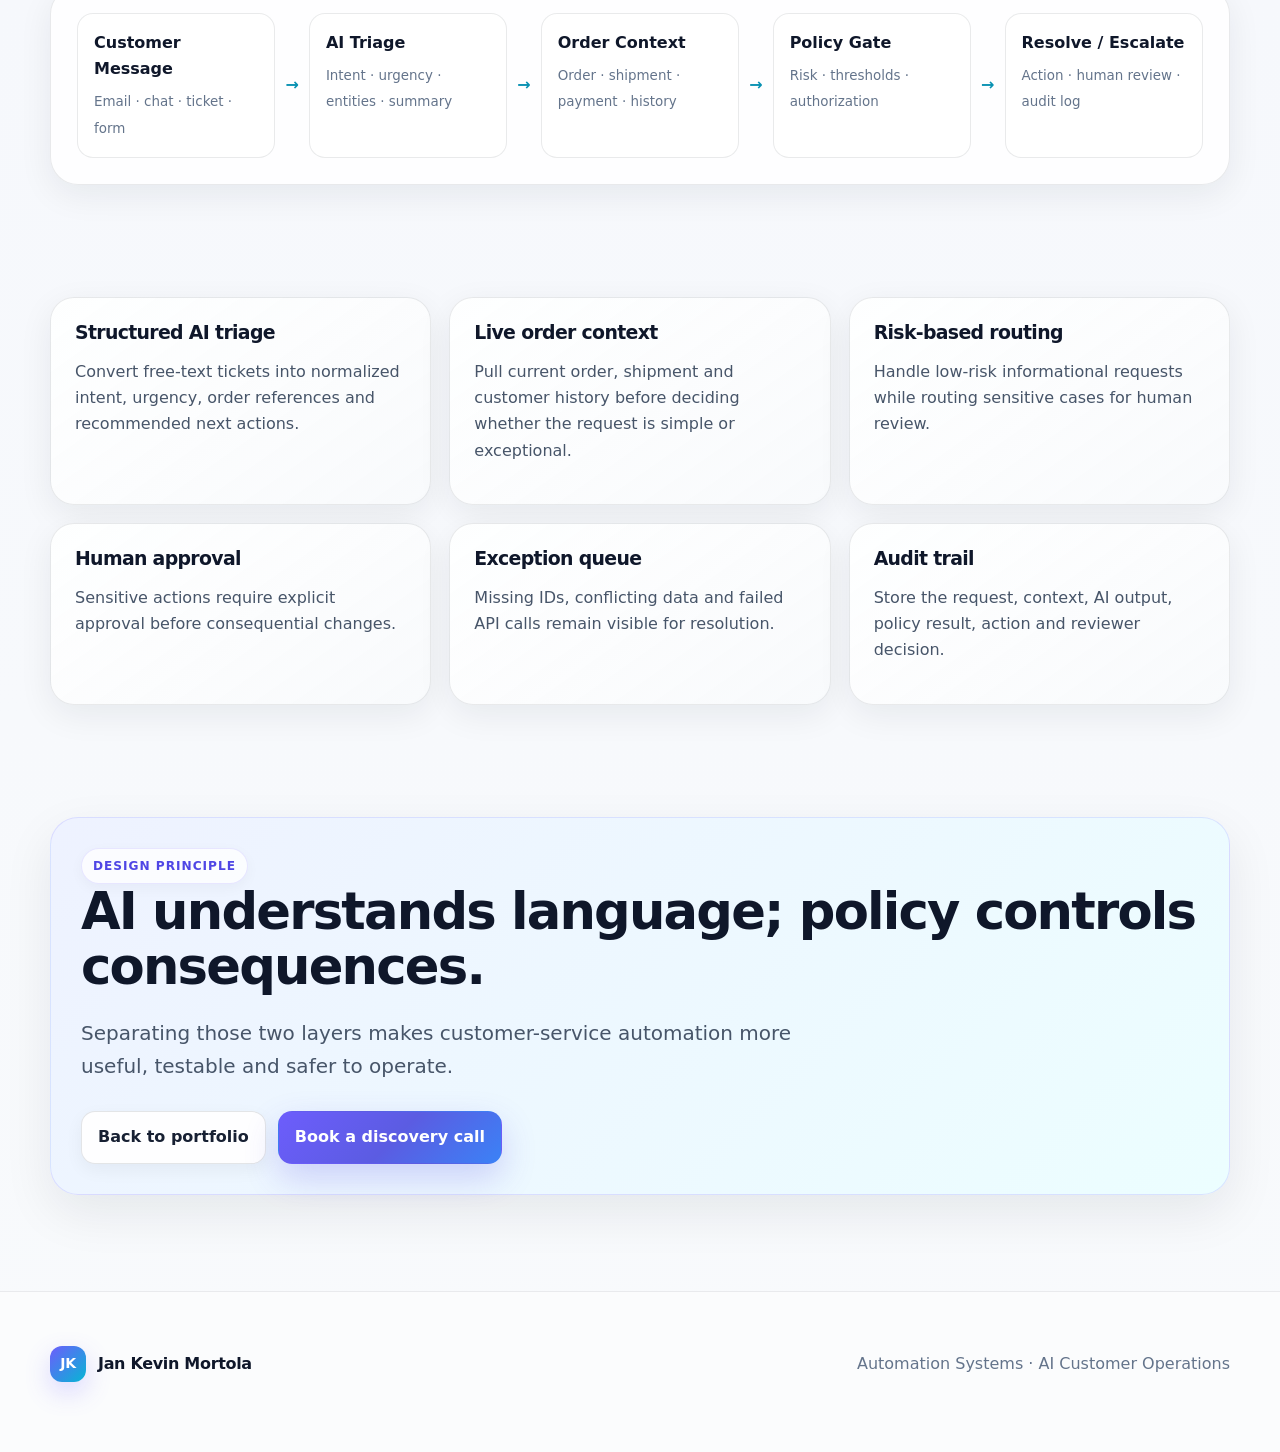
<file: concept-ecommerce-ai-support-operations.html>
<!doctype html><html lang="en"><head><meta charset="utf-8"><meta name="viewport" content="width=device-width,initial-scale=1"><title>AI Customer Support Operations System | Jan Kevin Mortola</title><meta name="description" content="AI customer support operations system covering triage, order context, policy gates, approval, exception queues and audit logging."><link rel="canonical" href="https://jankevinmortola.github.io/Portfolio/concept-ecommerce-ai-support-operations.html"><link rel="stylesheet" href="styles.css"><link rel="stylesheet" href="portfolio-pages.css"></head><body><header class="site-nav"><div class="shell nav-inner"><a class="brand" href="./"><span class="brand-mark">JK</span><span>Jan Kevin Mortola</span></a><nav class="nav-links"><a href="case-studies.html">← Portfolio</a><a href="agentic-ai-automation.html">AI Automation</a><a class="btn btn-primary" href="https://calendly.com/jkevinmortola/new-meeting" target="_blank" rel="noopener noreferrer">Book a discovery call</a></nav></div></header><main><section class="shell hero" style="grid-template-columns:1fr;padding-bottom:26px"><div><span class="eyebrow">AI Systems · Customer Operations</span><h1>AI Customer Support <span class="gradient-text">Operations System.</span></h1><p class="lede">A connected support architecture combining AI triage with order context, policy checks, risk-based routing, human approval and auditable operational actions.</p><div class="stack"><span class="chip">AI</span><span class="chip">n8n</span><span class="chip">Make</span><span class="chip">CRM / Helpdesk</span><span class="chip">APIs</span></div></div></section><section class="portfolio-preview-section"><div class="shell"><div class="system-mockup visual-support reveal"><div class="mock-toolbar"><strong>E-Commerce AI Support Operations</strong><span>Support and order operations dashboard</span></div><div class="mock-flow"><div class="mock-node"><b>Support Inbox</b><span>Email · chat · ticket</span></div><div class="mock-arrow">→</div><div class="mock-node"><b>AI Triage</b><span>Intent · urgency · summary</span></div><div class="mock-arrow">→</div><div class="mock-node"><b>Order Context</b><span>Order · shipment · payment</span></div><div class="mock-arrow">→</div><div class="mock-node"><b>Policy Gate</b><span>Risk · threshold · approval</span></div><div class="mock-arrow">→</div><div class="mock-node"><b>Resolve / Review</b><span>Action · human handoff · audit</span></div></div><div class="mock-metrics" style="padding:0 22px 22px;margin-top:0"><div class="mock-card"><b>Triage</b><strong>AI assisted</strong><p>Language becomes structured context</p></div><div class="mock-card"><b>Sensitive actions</b><strong>Approval gated</strong><p>Policy controls consequences</p></div><div class="mock-card"><b>Audit trail</b><strong>Logged</strong><p>Context and actions preserved</p></div></div></div><p class="mock-caption"><strong>System view:</strong> representative interface showing workflow architecture and controls.</p></div></section><section class="section"><div class="shell"><div class="section-head reveal"><div><span class="badge">Decision architecture</span><h2>Automate the low-risk path. Escalate the rest.</h2></div><p>The system separates language understanding from policy and authorization so AI cannot independently make every customer-impacting decision.</p></div><div class="architecture reveal"><div class="flow"><div class="flow-node"><strong>Customer Message</strong><span>Email · chat · ticket · form</span></div><div class="flow-arrow">→</div><div class="flow-node"><strong>AI Triage</strong><span>Intent · urgency · entities · summary</span></div><div class="flow-arrow">→</div><div class="flow-node"><strong>Order Context</strong><span>Order · shipment · payment · history</span></div><div class="flow-arrow">→</div><div class="flow-node"><strong>Policy Gate</strong><span>Risk · thresholds · authorization</span></div><div class="flow-arrow">→</div><div class="flow-node"><strong>Resolve / Escalate</strong><span>Action · human review · audit log</span></div></div></div></div></section><section class="section"><div class="shell"><div class="grid grid-3 reveal"><article class="card"><h3>Structured AI triage</h3><p>Convert free-text tickets into normalized intent, urgency, order references and recommended next actions.</p></article><article class="card"><h3>Live order context</h3><p>Pull current order, shipment and customer history before deciding whether the request is simple or exceptional.</p></article><article class="card"><h3>Risk-based routing</h3><p>Handle low-risk informational requests while routing sensitive cases for human review.</p></article><article class="card"><h3>Human approval</h3><p>Sensitive actions require explicit approval before consequential changes.</p></article><article class="card"><h3>Exception queue</h3><p>Missing IDs, conflicting data and failed API calls remain visible for resolution.</p></article><article class="card"><h3>Audit trail</h3><p>Store the request, context, AI output, policy result, action and reviewer decision.</p></article></div></div></section><section class="section"><div class="shell callout reveal"><span class="badge">Design principle</span><h2>AI understands language; policy controls consequences.</h2><p class="lede">Separating those two layers makes customer-service automation more useful, testable and safer to operate.</p><div class="hero-actions"><a class="btn" href="case-studies.html">Back to portfolio</a><a class="btn btn-primary" href="https://calendly.com/jkevinmortola/new-meeting" target="_blank" rel="noopener noreferrer">Book a discovery call</a></div></div></section></main><footer class="footer"><div class="shell footer-row"><a class="brand" href="./"><span class="brand-mark">JK</span><span>Jan Kevin Mortola</span></a><p>Automation Systems · AI Customer Operations</p></div></footer><script src="app.js"></script></body></html>
</file>
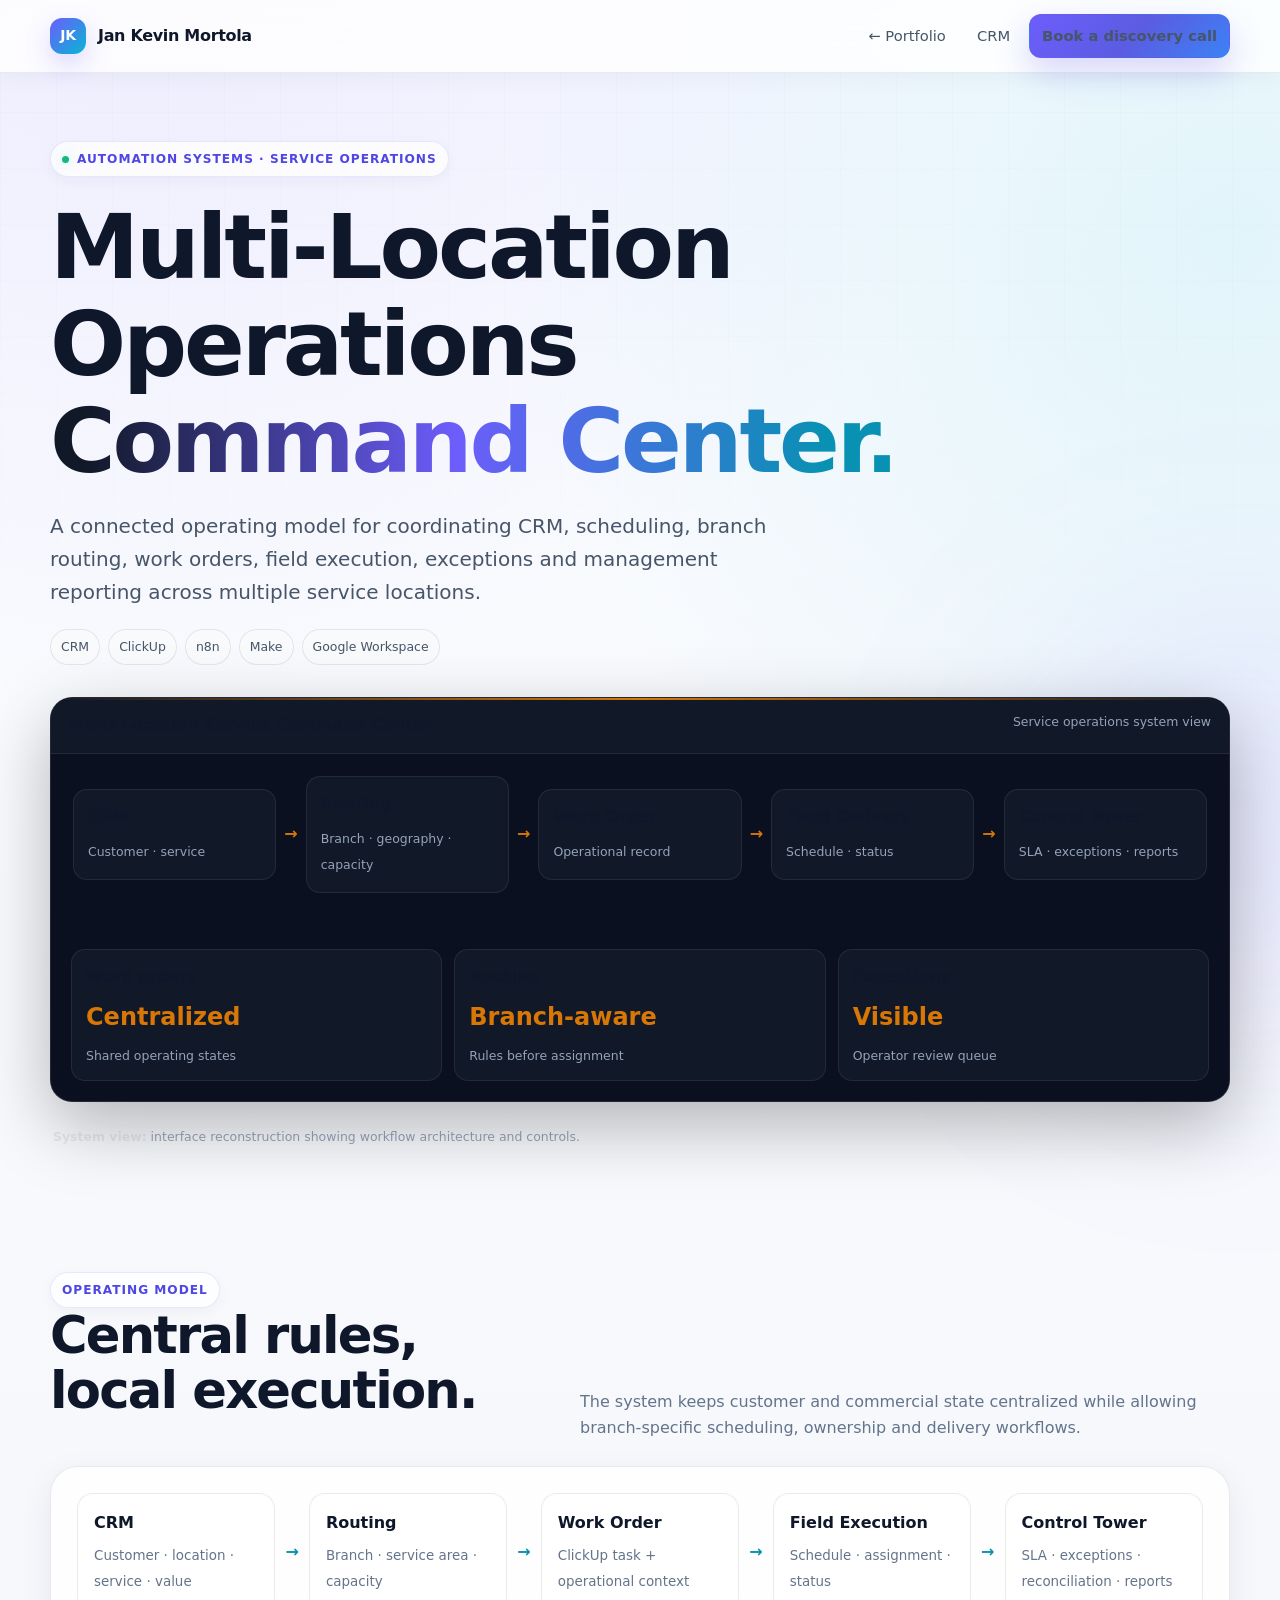
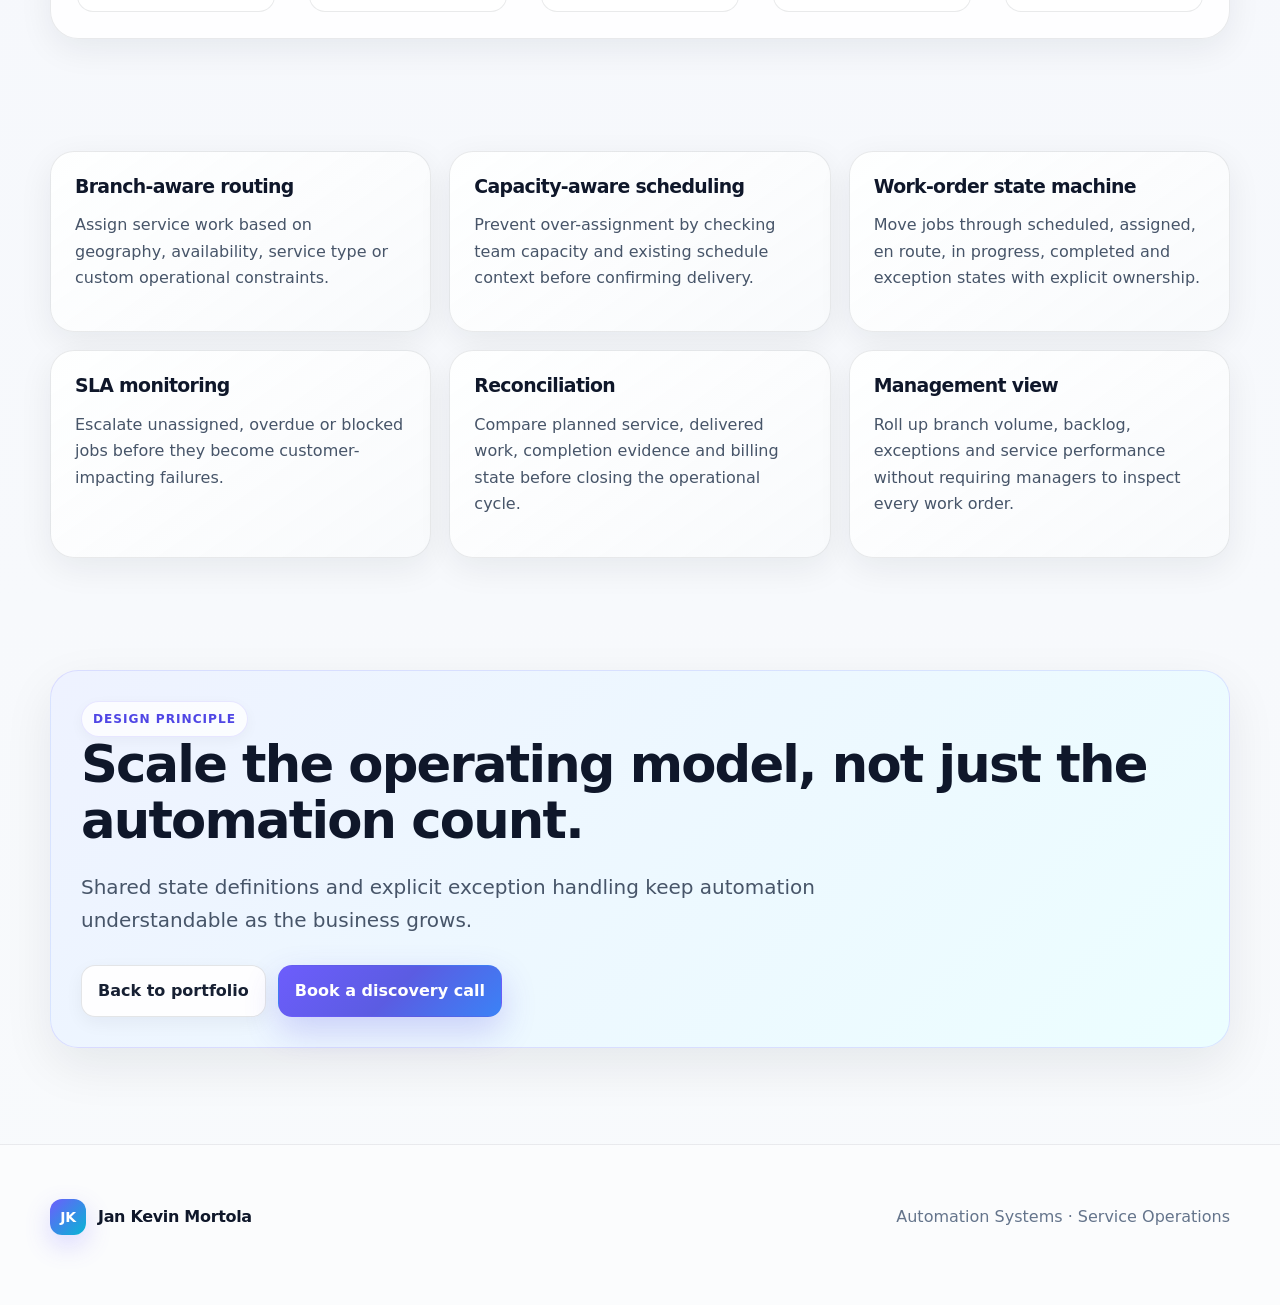
<file: concept-multilocation-service-operations.html>
<!doctype html><html lang="en"><head><meta charset="utf-8"><meta name="viewport" content="width=device-width,initial-scale=1"><title>Multi-Location Operations Command Center | Jan Kevin Mortola</title><meta name="description" content="Multi-location operations system covering CRM, routing, work orders, field execution, SLA monitoring, reconciliation and reporting."><link rel="canonical" href="https://jankevinmortola.github.io/Portfolio/concept-multilocation-service-operations.html"><link rel="stylesheet" href="styles.css"><link rel="stylesheet" href="portfolio-pages.css"></head><body><header class="site-nav"><div class="shell nav-inner"><a class="brand" href="./"><span class="brand-mark">JK</span><span>Jan Kevin Mortola</span></a><nav class="nav-links"><a href="case-studies.html">← Portfolio</a><a href="crm-automation-consultant.html">CRM</a><a class="btn btn-primary booking-btn" href="https://calendly.com/jkevinmortola/new-meeting" target="_blank" rel="noopener noreferrer">Book a discovery call</a></nav></div></header><main><section class="shell hero" style="grid-template-columns:1fr;padding-bottom:26px"><div><span class="eyebrow">Automation Systems · Service Operations</span><h1>Multi-Location Operations <span class="gradient-text">Command Center.</span></h1><p class="lede">A connected operating model for coordinating CRM, scheduling, branch routing, work orders, field execution, exceptions and management reporting across multiple service locations.</p><div class="stack"><span class="chip">CRM</span><span class="chip">ClickUp</span><span class="chip">n8n</span><span class="chip">Make</span><span class="chip">Google Workspace</span></div></div></section><section class="portfolio-preview-section"><div class="shell"><div class="system-mockup visual-service reveal"><div class="mock-toolbar"><strong>Multi-Location Service Command Center</strong><span>Service operations system view</span></div><div class="mock-flow"><div class="mock-node"><b>CRM</b><span>Customer · service</span></div><div class="mock-arrow">→</div><div class="mock-node"><b>Routing</b><span>Branch · geography · capacity</span></div><div class="mock-arrow">→</div><div class="mock-node"><b>Work Order</b><span>Operational record</span></div><div class="mock-arrow">→</div><div class="mock-node"><b>Field Delivery</b><span>Schedule · status</span></div><div class="mock-arrow">→</div><div class="mock-node"><b>Control Tower</b><span>SLA · exceptions · reports</span></div></div><div class="mock-main"><div class="mock-metrics"><div class="mock-card"><b>Work orders</b><strong>Centralized</strong><p>Shared operating states</p></div><div class="mock-card"><b>Routing</b><strong>Branch-aware</strong><p>Rules before assignment</p></div><div class="mock-card"><b>Exceptions</b><strong>Visible</strong><p>Operator review queue</p></div></div></div></div><p class="mock-caption"><strong>System view:</strong> interface reconstruction showing workflow architecture and controls.</p></div></section><section class="section"><div class="shell"><div class="section-head reveal"><div><span class="badge">Operating model</span><h2>Central rules, local execution.</h2></div><p>The system keeps customer and commercial state centralized while allowing branch-specific scheduling, ownership and delivery workflows.</p></div><div class="architecture reveal"><div class="flow"><div class="flow-node"><strong>CRM</strong><span>Customer · location · service · value</span></div><div class="flow-arrow">→</div><div class="flow-node"><strong>Routing</strong><span>Branch · service area · capacity</span></div><div class="flow-arrow">→</div><div class="flow-node"><strong>Work Order</strong><span>ClickUp task + operational context</span></div><div class="flow-arrow">→</div><div class="flow-node"><strong>Field Execution</strong><span>Schedule · assignment · status</span></div><div class="flow-arrow">→</div><div class="flow-node"><strong>Control Tower</strong><span>SLA · exceptions · reconciliation · reports</span></div></div></div></div></section><section class="section"><div class="shell"><div class="grid grid-3 reveal"><article class="card"><h3>Branch-aware routing</h3><p>Assign service work based on geography, availability, service type or custom operational constraints.</p></article><article class="card"><h3>Capacity-aware scheduling</h3><p>Prevent over-assignment by checking team capacity and existing schedule context before confirming delivery.</p></article><article class="card"><h3>Work-order state machine</h3><p>Move jobs through scheduled, assigned, en route, in progress, completed and exception states with explicit ownership.</p></article><article class="card"><h3>SLA monitoring</h3><p>Escalate unassigned, overdue or blocked jobs before they become customer-impacting failures.</p></article><article class="card"><h3>Reconciliation</h3><p>Compare planned service, delivered work, completion evidence and billing state before closing the operational cycle.</p></article><article class="card"><h3>Management view</h3><p>Roll up branch volume, backlog, exceptions and service performance without requiring managers to inspect every work order.</p></article></div></div></section><section class="section"><div class="shell callout reveal"><span class="badge">Design principle</span><h2>Scale the operating model, not just the automation count.</h2><p class="lede">Shared state definitions and explicit exception handling keep automation understandable as the business grows.</p><div class="hero-actions"><a class="btn" href="case-studies.html">Back to portfolio</a><a class="btn btn-primary booking-btn" href="https://calendly.com/jkevinmortola/new-meeting" target="_blank" rel="noopener noreferrer">Book a discovery call</a></div></div></section></main><footer class="footer"><div class="shell footer-row"><a class="brand" href="./"><span class="brand-mark">JK</span><span>Jan Kevin Mortola</span></a><p>Automation Systems · Service Operations</p></div></footer><script src="app.js"></script></body></html>
</file>
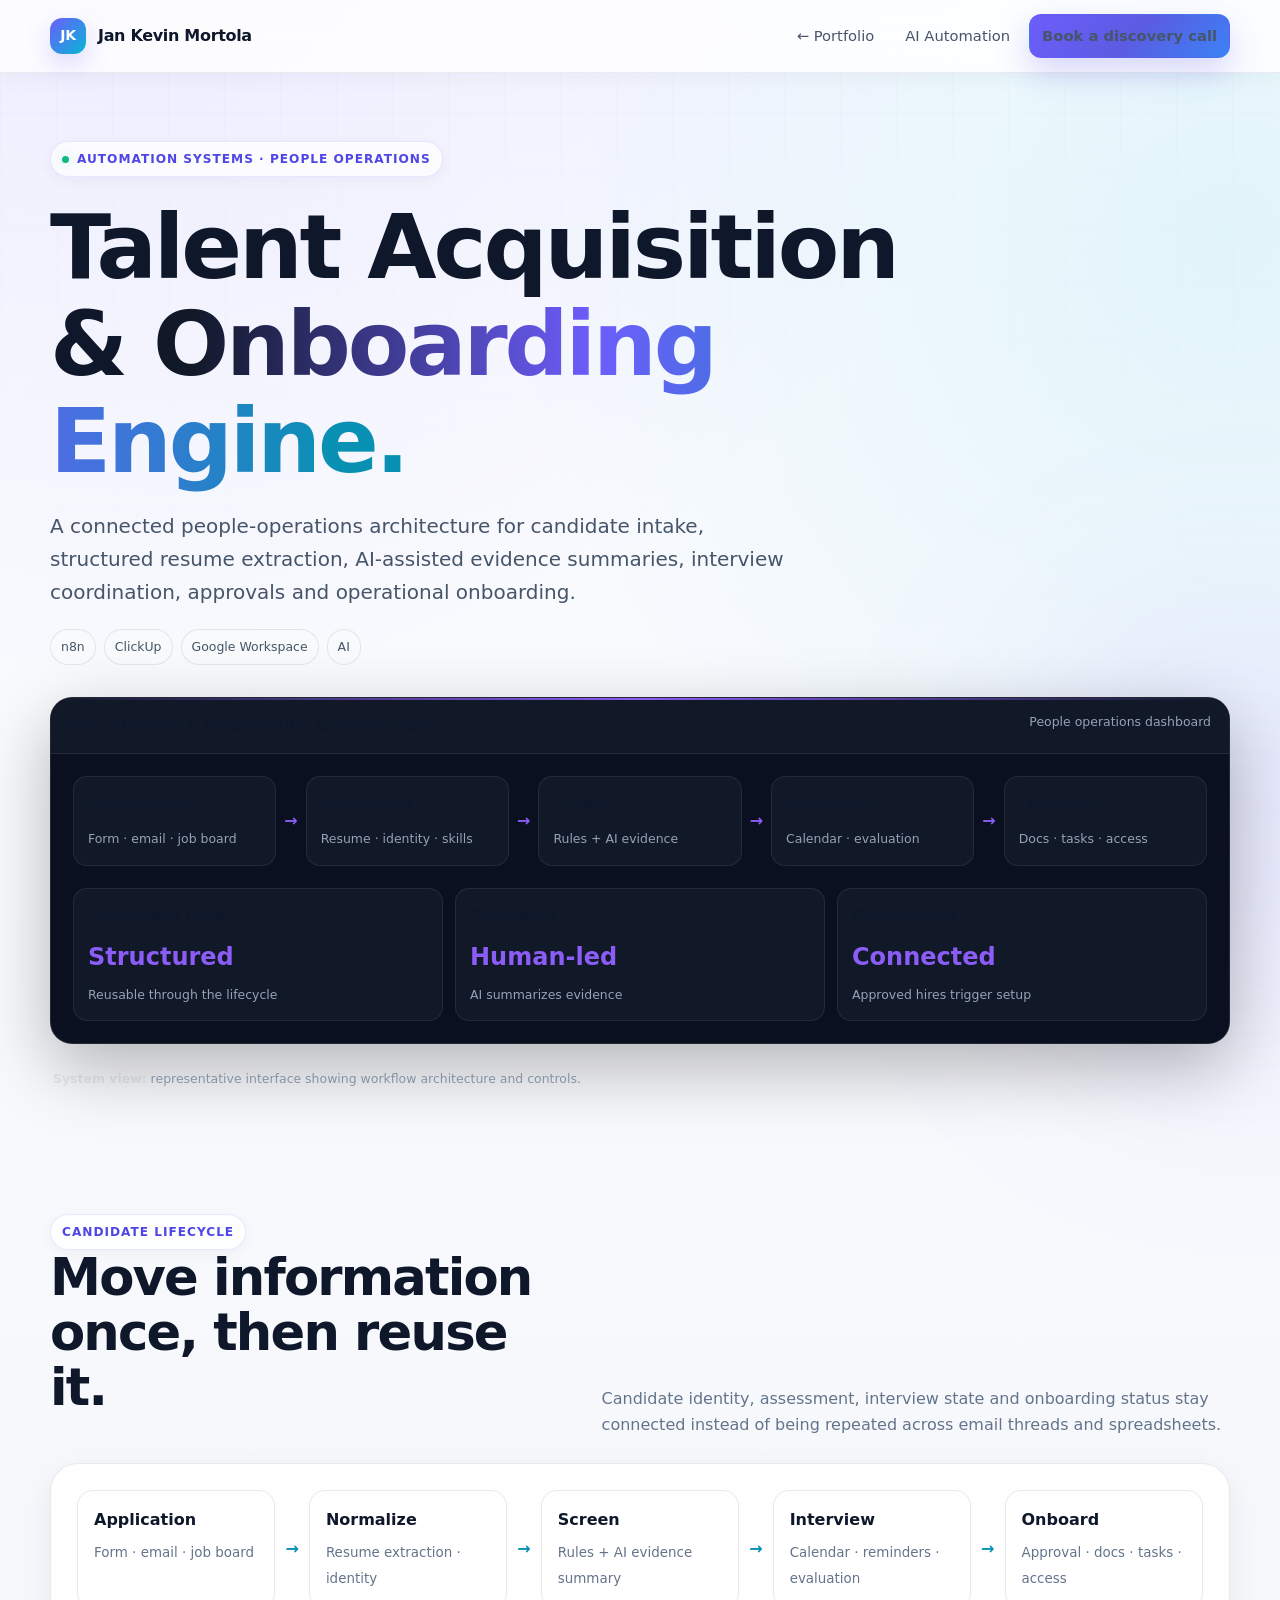
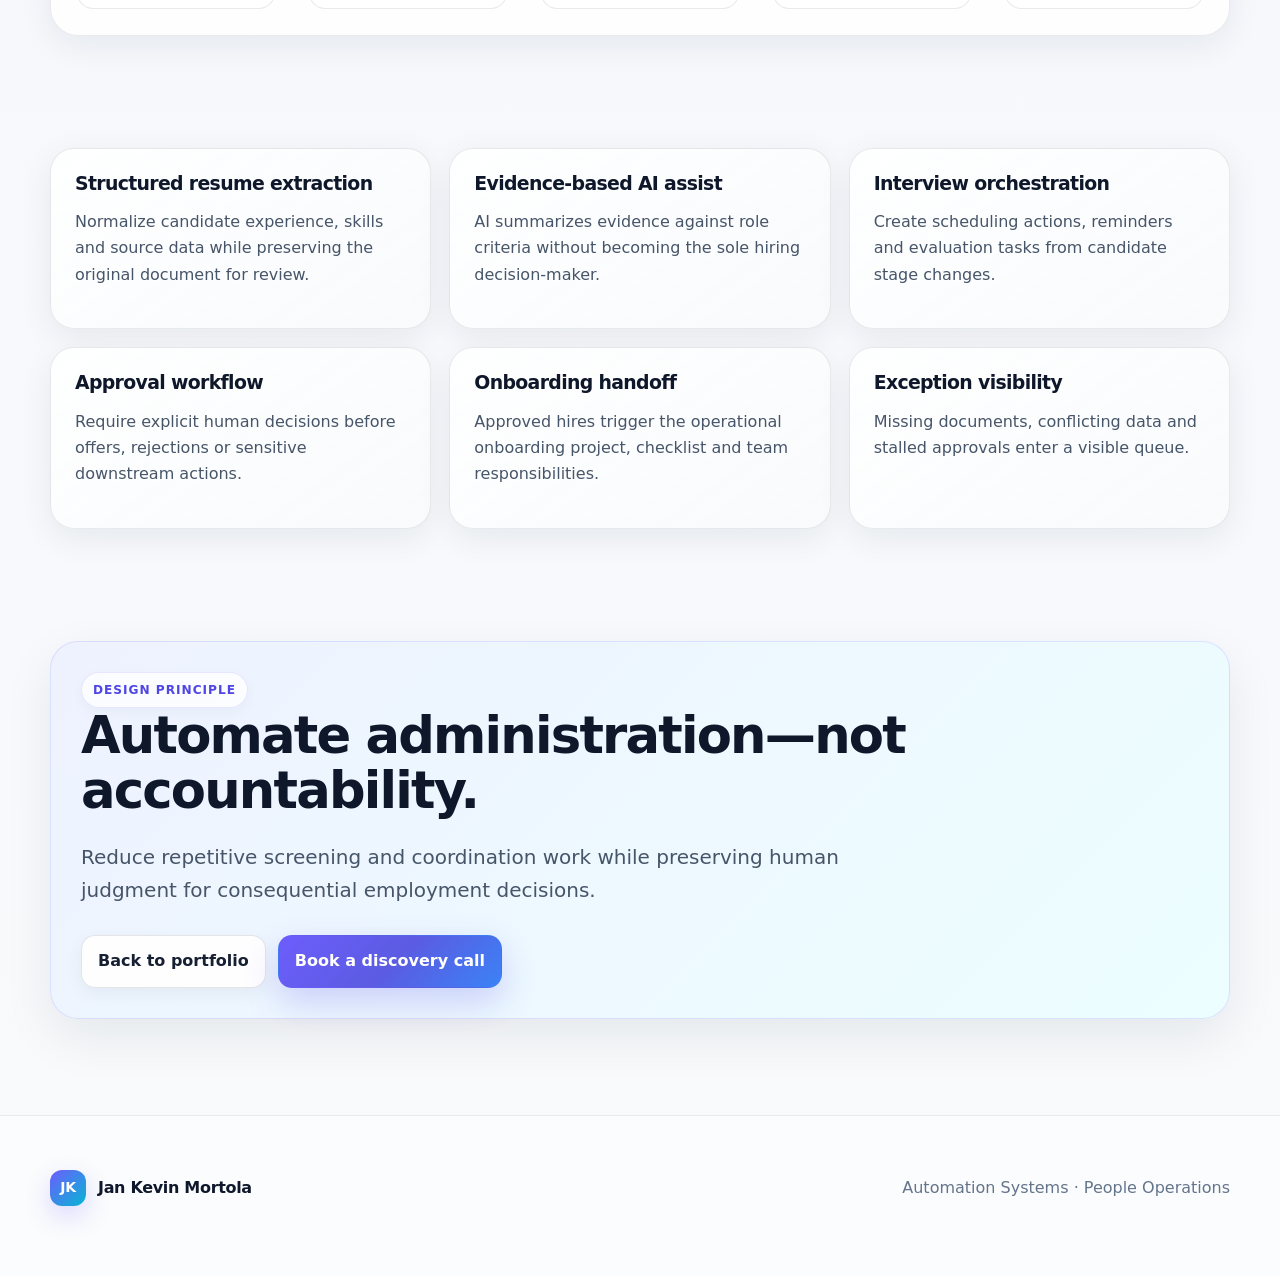
<file: concept-recruitment-onboarding-automation.html>
<!doctype html><html lang="en"><head><meta charset="utf-8"><meta name="viewport" content="width=device-width,initial-scale=1"><title>Talent Acquisition & Onboarding Engine | Jan Kevin Mortola</title><meta name="description" content="Talent acquisition and onboarding system covering candidate intake, resume extraction, AI assistance, interviews, approvals and onboarding."><link rel="canonical" href="https://jankevinmortola.github.io/Portfolio/concept-recruitment-onboarding-automation.html"><link rel="stylesheet" href="styles.css"><link rel="stylesheet" href="portfolio-pages.css"></head><body><header class="site-nav"><div class="shell nav-inner"><a class="brand" href="./"><span class="brand-mark">JK</span><span>Jan Kevin Mortola</span></a><nav class="nav-links"><a href="case-studies.html">← Portfolio</a><a href="ai-automation-consultant.html">AI Automation</a><a class="btn btn-primary" href="https://calendly.com/jkevinmortola/new-meeting" target="_blank" rel="noopener noreferrer">Book a discovery call</a></nav></div></header><main><section class="shell hero" style="grid-template-columns:1fr;padding-bottom:26px"><div><span class="eyebrow">Automation Systems · People Operations</span><h1>Talent Acquisition & <span class="gradient-text">Onboarding Engine.</span></h1><p class="lede">A connected people-operations architecture for candidate intake, structured resume extraction, AI-assisted evidence summaries, interview coordination, approvals and operational onboarding.</p><div class="stack"><span class="chip">n8n</span><span class="chip">ClickUp</span><span class="chip">Google Workspace</span><span class="chip">AI</span></div></div></section><section class="portfolio-preview-section"><div class="shell"><div class="system-mockup visual-people reveal"><div class="mock-toolbar"><strong>Recruitment & Onboarding Control View</strong><span>People operations dashboard</span></div><div class="mock-flow"><div class="mock-node"><b>Application</b><span>Form · email · job board</span></div><div class="mock-arrow">→</div><div class="mock-node"><b>Normalize</b><span>Resume · identity · skills</span></div><div class="mock-arrow">→</div><div class="mock-node"><b>Screen</b><span>Rules + AI evidence</span></div><div class="mock-arrow">→</div><div class="mock-node"><b>Interview</b><span>Calendar · evaluation</span></div><div class="mock-arrow">→</div><div class="mock-node"><b>Onboard</b><span>Docs · tasks · access</span></div></div><div class="mock-metrics" style="padding:0 22px 22px;margin-top:0"><div class="mock-card"><b>Candidate data</b><strong>Structured</strong><p>Reusable through the lifecycle</p></div><div class="mock-card"><b>Decisions</b><strong>Human-led</strong><p>AI summarizes evidence</p></div><div class="mock-card"><b>Onboarding</b><strong>Connected</strong><p>Approved hires trigger setup</p></div></div></div><p class="mock-caption"><strong>System view:</strong> representative interface showing workflow architecture and controls.</p></div></section><section class="section"><div class="shell"><div class="section-head reveal"><div><span class="badge">Candidate lifecycle</span><h2>Move information once, then reuse it.</h2></div><p>Candidate identity, assessment, interview state and onboarding status stay connected instead of being repeated across email threads and spreadsheets.</p></div><div class="architecture reveal"><div class="flow"><div class="flow-node"><strong>Application</strong><span>Form · email · job board</span></div><div class="flow-arrow">→</div><div class="flow-node"><strong>Normalize</strong><span>Resume extraction · identity</span></div><div class="flow-arrow">→</div><div class="flow-node"><strong>Screen</strong><span>Rules + AI evidence summary</span></div><div class="flow-arrow">→</div><div class="flow-node"><strong>Interview</strong><span>Calendar · reminders · evaluation</span></div><div class="flow-arrow">→</div><div class="flow-node"><strong>Onboard</strong><span>Approval · docs · tasks · access</span></div></div></div></div></section><section class="section"><div class="shell"><div class="grid grid-3 reveal"><article class="card"><h3>Structured resume extraction</h3><p>Normalize candidate experience, skills and source data while preserving the original document for review.</p></article><article class="card"><h3>Evidence-based AI assist</h3><p>AI summarizes evidence against role criteria without becoming the sole hiring decision-maker.</p></article><article class="card"><h3>Interview orchestration</h3><p>Create scheduling actions, reminders and evaluation tasks from candidate stage changes.</p></article><article class="card"><h3>Approval workflow</h3><p>Require explicit human decisions before offers, rejections or sensitive downstream actions.</p></article><article class="card"><h3>Onboarding handoff</h3><p>Approved hires trigger the operational onboarding project, checklist and team responsibilities.</p></article><article class="card"><h3>Exception visibility</h3><p>Missing documents, conflicting data and stalled approvals enter a visible queue.</p></article></div></div></section><section class="section"><div class="shell callout reveal"><span class="badge">Design principle</span><h2>Automate administration—not accountability.</h2><p class="lede">Reduce repetitive screening and coordination work while preserving human judgment for consequential employment decisions.</p><div class="hero-actions"><a class="btn" href="case-studies.html">Back to portfolio</a><a class="btn btn-primary" href="https://calendly.com/jkevinmortola/new-meeting" target="_blank" rel="noopener noreferrer">Book a discovery call</a></div></div></section></main><footer class="footer"><div class="shell footer-row"><a class="brand" href="./"><span class="brand-mark">JK</span><span>Jan Kevin Mortola</span></a><p>Automation Systems · People Operations</p></div></footer><script src="app.js"></script></body></html>
</file>
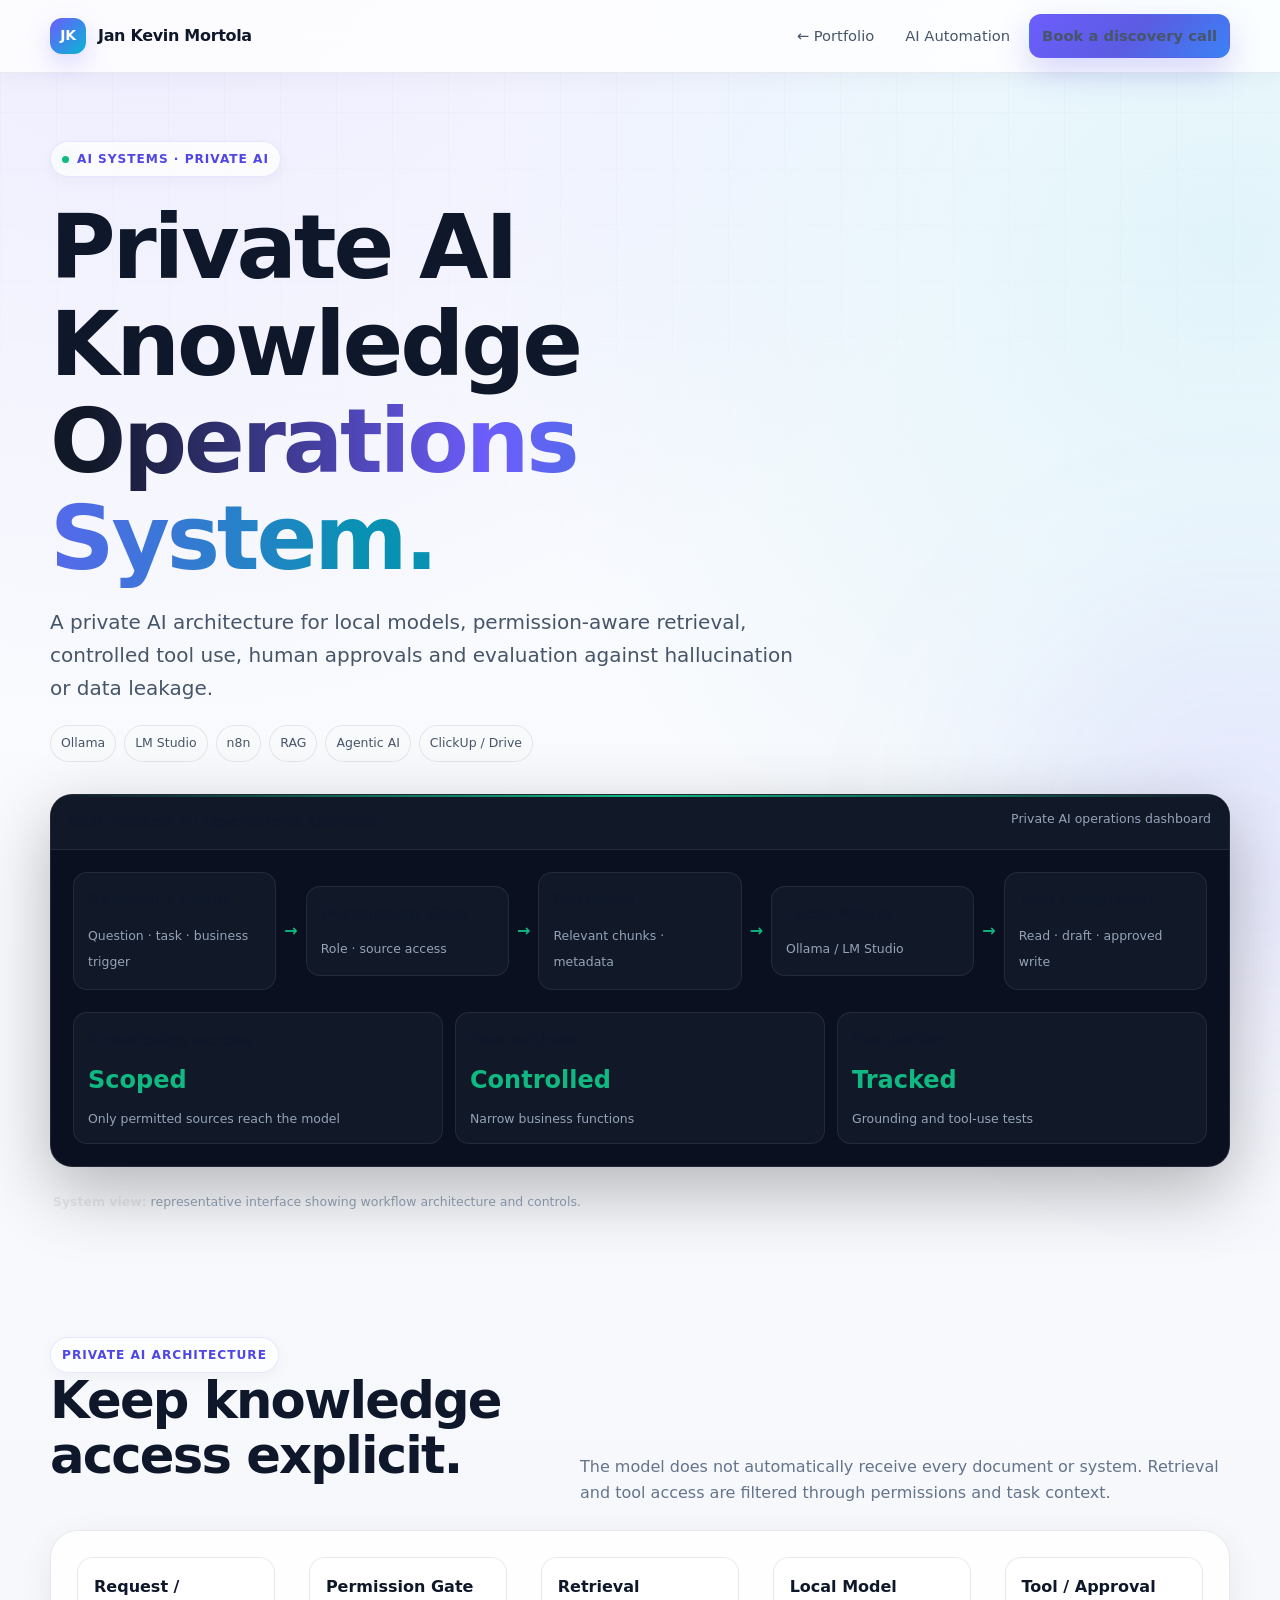
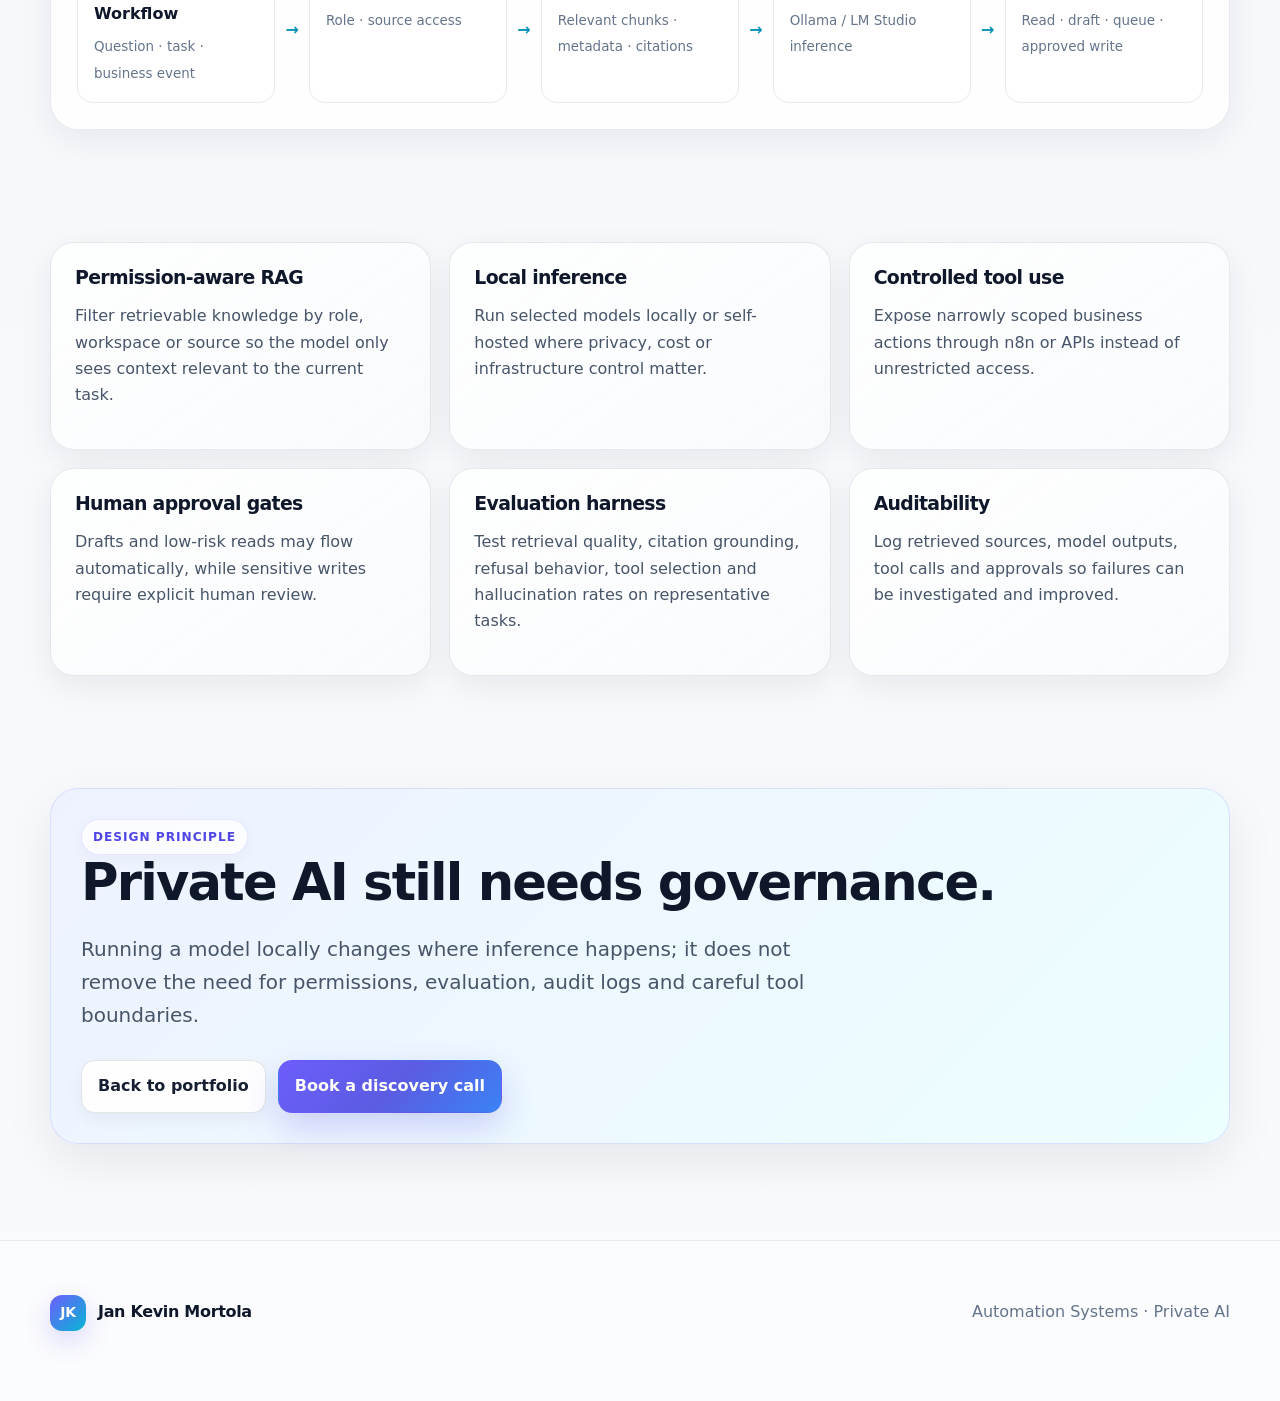
<file: concept-self-hosted-ai-knowledge-operations.html>
<!doctype html><html lang="en"><head><meta charset="utf-8"><meta name="viewport" content="width=device-width,initial-scale=1"><title>Private AI Knowledge Operations System | Jan Kevin Mortola</title><meta name="description" content="Private AI knowledge operations system covering local models, permission-aware retrieval, controlled tool use, approvals, evaluation and auditability."><link rel="canonical" href="https://jankevinmortola.github.io/Portfolio/concept-self-hosted-ai-knowledge-operations.html"><link rel="stylesheet" href="styles.css"><link rel="stylesheet" href="portfolio-pages.css"></head><body><header class="site-nav"><div class="shell nav-inner"><a class="brand" href="./"><span class="brand-mark">JK</span><span>Jan Kevin Mortola</span></a><nav class="nav-links"><a href="case-studies.html">← Portfolio</a><a href="agentic-ai-automation.html">AI Automation</a><a class="btn btn-primary booking-btn" href="https://calendly.com/jkevinmortola/new-meeting" target="_blank" rel="noopener noreferrer">Book a discovery call</a></nav></div></header><main><section class="shell hero" style="grid-template-columns:1fr;padding-bottom:26px"><div><span class="eyebrow">AI Systems · Private AI</span><h1>Private AI Knowledge <span class="gradient-text">Operations System.</span></h1><p class="lede">A private AI architecture for local models, permission-aware retrieval, controlled tool use, human approvals and evaluation against hallucination or data leakage.</p><div class="stack"><span class="chip">Ollama</span><span class="chip">LM Studio</span><span class="chip">n8n</span><span class="chip">RAG</span><span class="chip">Agentic AI</span><span class="chip">ClickUp / Drive</span></div></div></section><section class="portfolio-preview-section"><div class="shell"><div class="system-mockup visual-private reveal"><div class="mock-toolbar"><strong>Self-Hosted AI Operations Console</strong><span>Private AI operations dashboard</span></div><div class="mock-flow"><div class="mock-node"><b>Request / Event</b><span>Question · task · business trigger</span></div><div class="mock-arrow">→</div><div class="mock-node"><b>Permission Gate</b><span>Role · source access</span></div><div class="mock-arrow">→</div><div class="mock-node"><b>Retrieval</b><span>Relevant chunks · metadata</span></div><div class="mock-arrow">→</div><div class="mock-node"><b>Local Model</b><span>Ollama / LM Studio</span></div><div class="mock-arrow">→</div><div class="mock-node"><b>Tool / Approval</b><span>Read · draft · approved write</span></div></div><div class="mock-metrics" style="padding:0 22px 22px;margin-top:0"><div class="mock-card"><b>Knowledge access</b><strong>Scoped</strong><p>Only permitted sources reach the model</p></div><div class="mock-card"><b>Tool actions</b><strong>Controlled</strong><p>Narrow business functions</p></div><div class="mock-card"><b>Evaluation</b><strong>Tracked</strong><p>Grounding and tool-use tests</p></div></div></div><p class="mock-caption"><strong>System view:</strong> representative interface showing workflow architecture and controls.</p></div></section><section class="section"><div class="shell"><div class="section-head reveal"><div><span class="badge">Private AI architecture</span><h2>Keep knowledge access explicit.</h2></div><p>The model does not automatically receive every document or system. Retrieval and tool access are filtered through permissions and task context.</p></div><div class="architecture reveal"><div class="flow"><div class="flow-node"><strong>Request / Workflow</strong><span>Question · task · business event</span></div><div class="flow-arrow">→</div><div class="flow-node"><strong>Permission Gate</strong><span>Role · source access</span></div><div class="flow-arrow">→</div><div class="flow-node"><strong>Retrieval</strong><span>Relevant chunks · metadata · citations</span></div><div class="flow-arrow">→</div><div class="flow-node"><strong>Local Model</strong><span>Ollama / LM Studio inference</span></div><div class="flow-arrow">→</div><div class="flow-node"><strong>Tool / Approval</strong><span>Read · draft · queue · approved write</span></div></div></div></div></section><section class="section"><div class="shell"><div class="grid grid-3 reveal"><article class="card"><h3>Permission-aware RAG</h3><p>Filter retrievable knowledge by role, workspace or source so the model only sees context relevant to the current task.</p></article><article class="card"><h3>Local inference</h3><p>Run selected models locally or self-hosted where privacy, cost or infrastructure control matter.</p></article><article class="card"><h3>Controlled tool use</h3><p>Expose narrowly scoped business actions through n8n or APIs instead of unrestricted access.</p></article><article class="card"><h3>Human approval gates</h3><p>Drafts and low-risk reads may flow automatically, while sensitive writes require explicit human review.</p></article><article class="card"><h3>Evaluation harness</h3><p>Test retrieval quality, citation grounding, refusal behavior, tool selection and hallucination rates on representative tasks.</p></article><article class="card"><h3>Auditability</h3><p>Log retrieved sources, model outputs, tool calls and approvals so failures can be investigated and improved.</p></article></div></div></section><section class="section"><div class="shell callout reveal"><span class="badge">Design principle</span><h2>Private AI still needs governance.</h2><p class="lede">Running a model locally changes where inference happens; it does not remove the need for permissions, evaluation, audit logs and careful tool boundaries.</p><div class="hero-actions"><a class="btn" href="case-studies.html">Back to portfolio</a><a class="btn btn-primary booking-btn" href="https://calendly.com/jkevinmortola/new-meeting" target="_blank" rel="noopener noreferrer">Book a discovery call</a></div></div></section></main><footer class="footer"><div class="shell footer-row"><a class="brand" href="./"><span class="brand-mark">JK</span><span>Jan Kevin Mortola</span></a><p>Automation Systems · Private AI</p></div></footer><script src="app.js"></script></body></html>
</file>
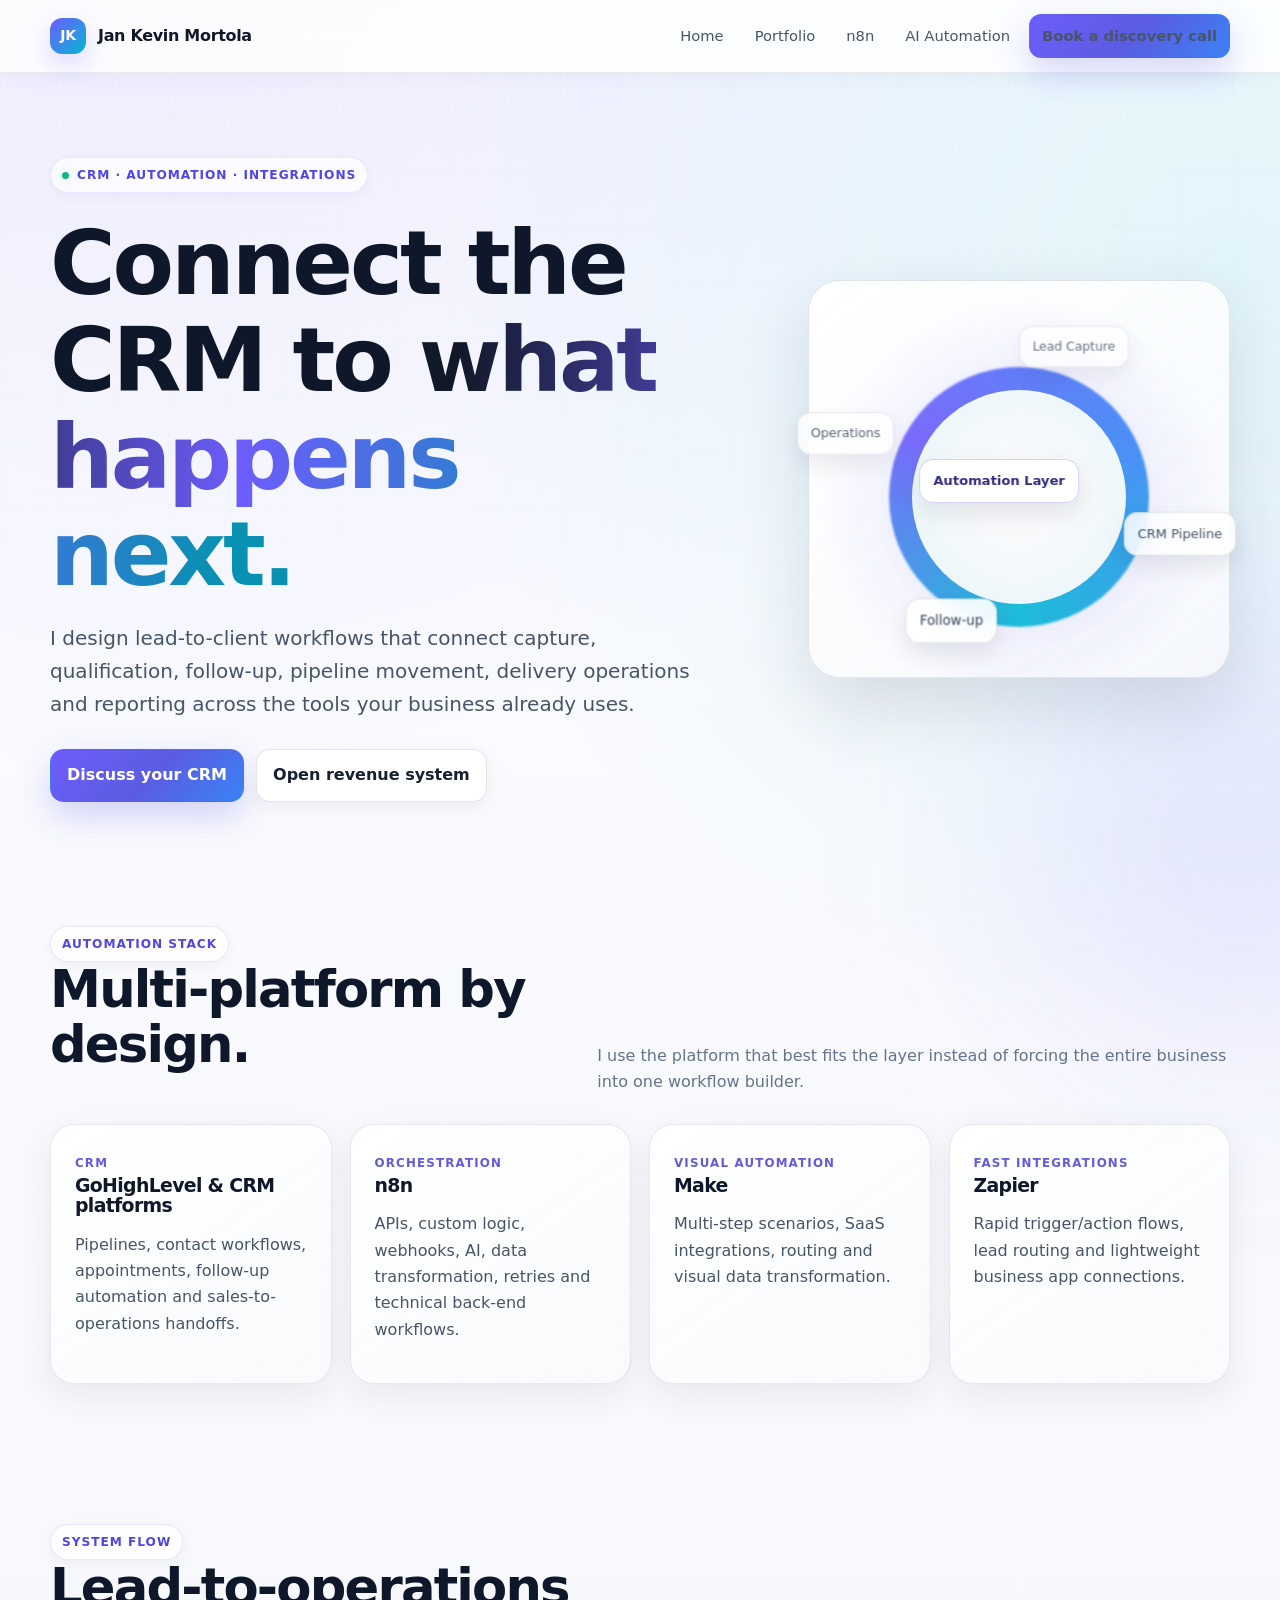
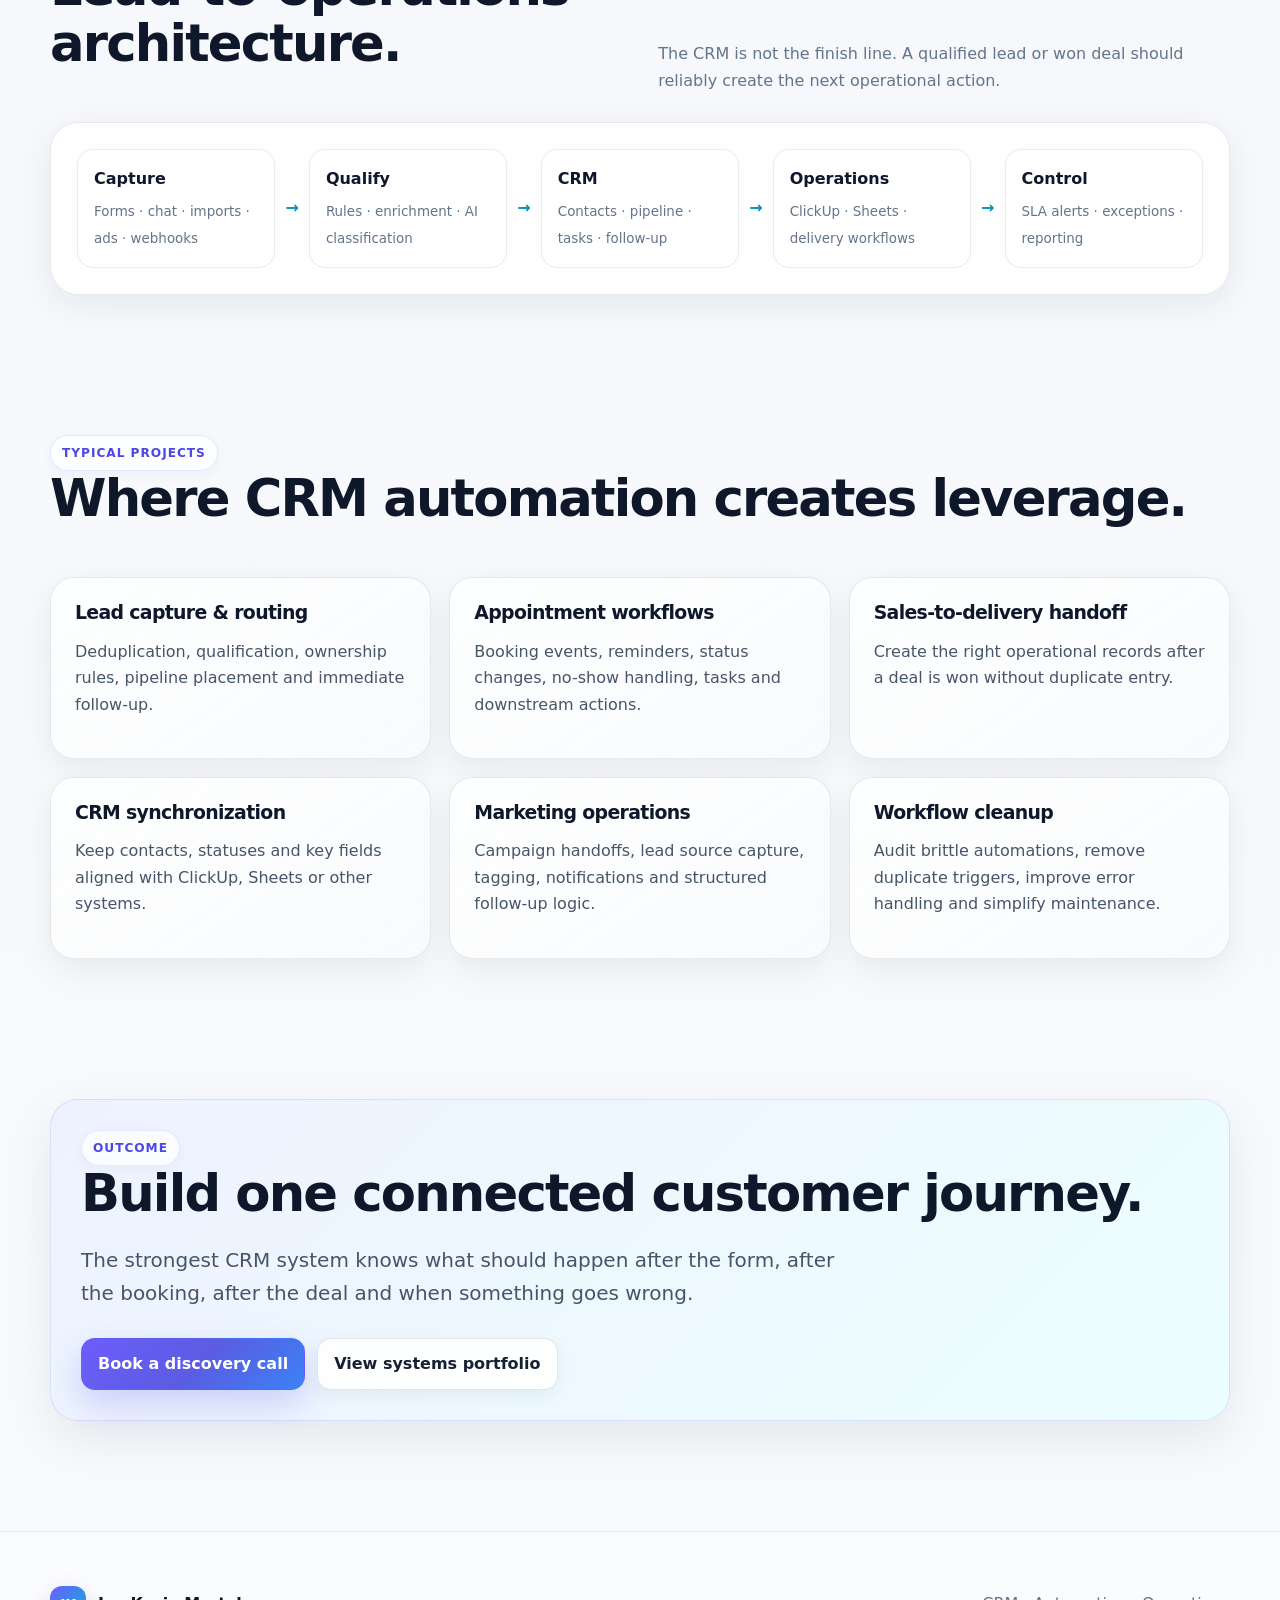
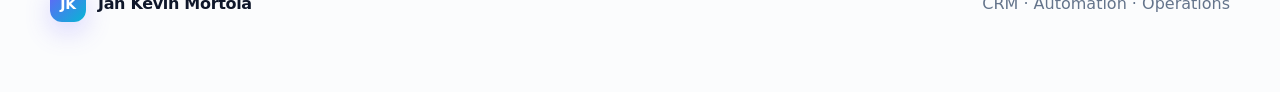
<file: crm-automation-consultant.html>
<!doctype html><html lang="en"><head><meta charset="utf-8"><meta name="viewport" content="width=device-width,initial-scale=1"><title>CRM & Automation Consultant | n8n, Make, Zapier, GoHighLevel | Jan Kevin Mortola</title><meta name="description" content="Jan Kevin Mortola helps businesses connect CRM and operations using n8n, Make, Zapier, GoHighLevel, ClickUp, Google Workspace, APIs, webhooks and AI-assisted workflows."><link rel="canonical" href="https://jankevinmortola.github.io/Portfolio/crm-automation-consultant.html"><link rel="stylesheet" href="styles.css"></head><body><header class="site-nav"><div class="shell nav-inner"><a class="brand" href="./"><span class="brand-mark">JK</span><span>Jan Kevin Mortola</span></a><nav class="nav-links"><a href="./">Home</a><a href="case-studies.html">Portfolio</a><a href="n8n-automation-consultant.html">n8n</a><a href="agentic-ai-automation.html">AI Automation</a><a class="btn btn-primary booking-btn" href="https://calendly.com/jkevinmortola/new-meeting" target="_blank" rel="noopener noreferrer">Book a discovery call</a></nav></div></header><main><section class="shell hero"><div><span class="eyebrow">CRM · Automation · Integrations</span><h1>Connect the CRM to <span class="gradient-text">what happens next.</span></h1><p class="lede">I design lead-to-client workflows that connect capture, qualification, follow-up, pipeline movement, delivery operations and reporting across the tools your business already uses.</p><div class="hero-actions"><a class="btn btn-primary booking-btn" href="https://calendly.com/jkevinmortola/new-meeting" target="_blank" rel="noopener noreferrer">Discuss your CRM</a><a class="btn" href="concept-ai-lead-engine.html">Open revenue system</a></div></div><div class="hero-visual" aria-hidden="true"><div class="orb-card"></div><span class="node n1">Lead Capture</span><span class="node n2">CRM Pipeline</span><span class="node n3">Follow-up</span><span class="node n4">Operations</span><span class="node n5">Automation Layer</span></div></section><section class="section"><div class="shell"><div class="section-head reveal"><div><span class="badge">Automation stack</span><h2>Multi-platform by design.</h2></div><p>I use the platform that best fits the layer instead of forcing the entire business into one workflow builder.</p></div><div class="grid grid-4 reveal"><article class="card"><span class="kicker">CRM</span><h3>GoHighLevel & CRM platforms</h3><p>Pipelines, contact workflows, appointments, follow-up automation and sales-to-operations handoffs.</p></article><article class="card"><span class="kicker">Orchestration</span><h3>n8n</h3><p>APIs, custom logic, webhooks, AI, data transformation, retries and technical back-end workflows.</p></article><article class="card"><span class="kicker">Visual automation</span><h3>Make</h3><p>Multi-step scenarios, SaaS integrations, routing and visual data transformation.</p></article><article class="card"><span class="kicker">Fast integrations</span><h3>Zapier</h3><p>Rapid trigger/action flows, lead routing and lightweight business app connections.</p></article></div></div></section><section class="section"><div class="shell"><div class="section-head reveal"><div><span class="badge">System flow</span><h2>Lead-to-operations architecture.</h2></div><p>The CRM is not the finish line. A qualified lead or won deal should reliably create the next operational action.</p></div><div class="architecture reveal"><div class="flow"><div class="flow-node"><strong>Capture</strong><span>Forms · chat · imports · ads · webhooks</span></div><div class="flow-arrow">→</div><div class="flow-node"><strong>Qualify</strong><span>Rules · enrichment · AI classification</span></div><div class="flow-arrow">→</div><div class="flow-node"><strong>CRM</strong><span>Contacts · pipeline · tasks · follow-up</span></div><div class="flow-arrow">→</div><div class="flow-node"><strong>Operations</strong><span>ClickUp · Sheets · delivery workflows</span></div><div class="flow-arrow">→</div><div class="flow-node"><strong>Control</strong><span>SLA alerts · exceptions · reporting</span></div></div></div></div></section><section class="section"><div class="shell"><div class="section-head reveal"><div><span class="badge">Typical projects</span><h2>Where CRM automation creates leverage.</h2></div></div><div class="grid grid-3 reveal"><article class="card"><h3>Lead capture & routing</h3><p>Deduplication, qualification, ownership rules, pipeline placement and immediate follow-up.</p></article><article class="card"><h3>Appointment workflows</h3><p>Booking events, reminders, status changes, no-show handling, tasks and downstream actions.</p></article><article class="card"><h3>Sales-to-delivery handoff</h3><p>Create the right operational records after a deal is won without duplicate entry.</p></article><article class="card"><h3>CRM synchronization</h3><p>Keep contacts, statuses and key fields aligned with ClickUp, Sheets or other systems.</p></article><article class="card"><h3>Marketing operations</h3><p>Campaign handoffs, lead source capture, tagging, notifications and structured follow-up logic.</p></article><article class="card"><h3>Workflow cleanup</h3><p>Audit brittle automations, remove duplicate triggers, improve error handling and simplify maintenance.</p></article></div></div></section><section class="section"><div class="shell callout reveal"><span class="badge">Outcome</span><h2>Build one connected customer journey.</h2><p class="lede">The strongest CRM system knows what should happen after the form, after the booking, after the deal and when something goes wrong.</p><div class="hero-actions"><a class="btn btn-primary booking-btn" href="https://calendly.com/jkevinmortola/new-meeting" target="_blank" rel="noopener noreferrer">Book a discovery call</a><a class="btn" href="case-studies.html">View systems portfolio</a></div></div></section></main><footer class="footer"><div class="shell footer-row"><a class="brand" href="./"><span class="brand-mark">JK</span><span>Jan Kevin Mortola</span></a><p>CRM · Automation · Operations</p></div></footer><script src="app.js"></script></body></html>
</file>
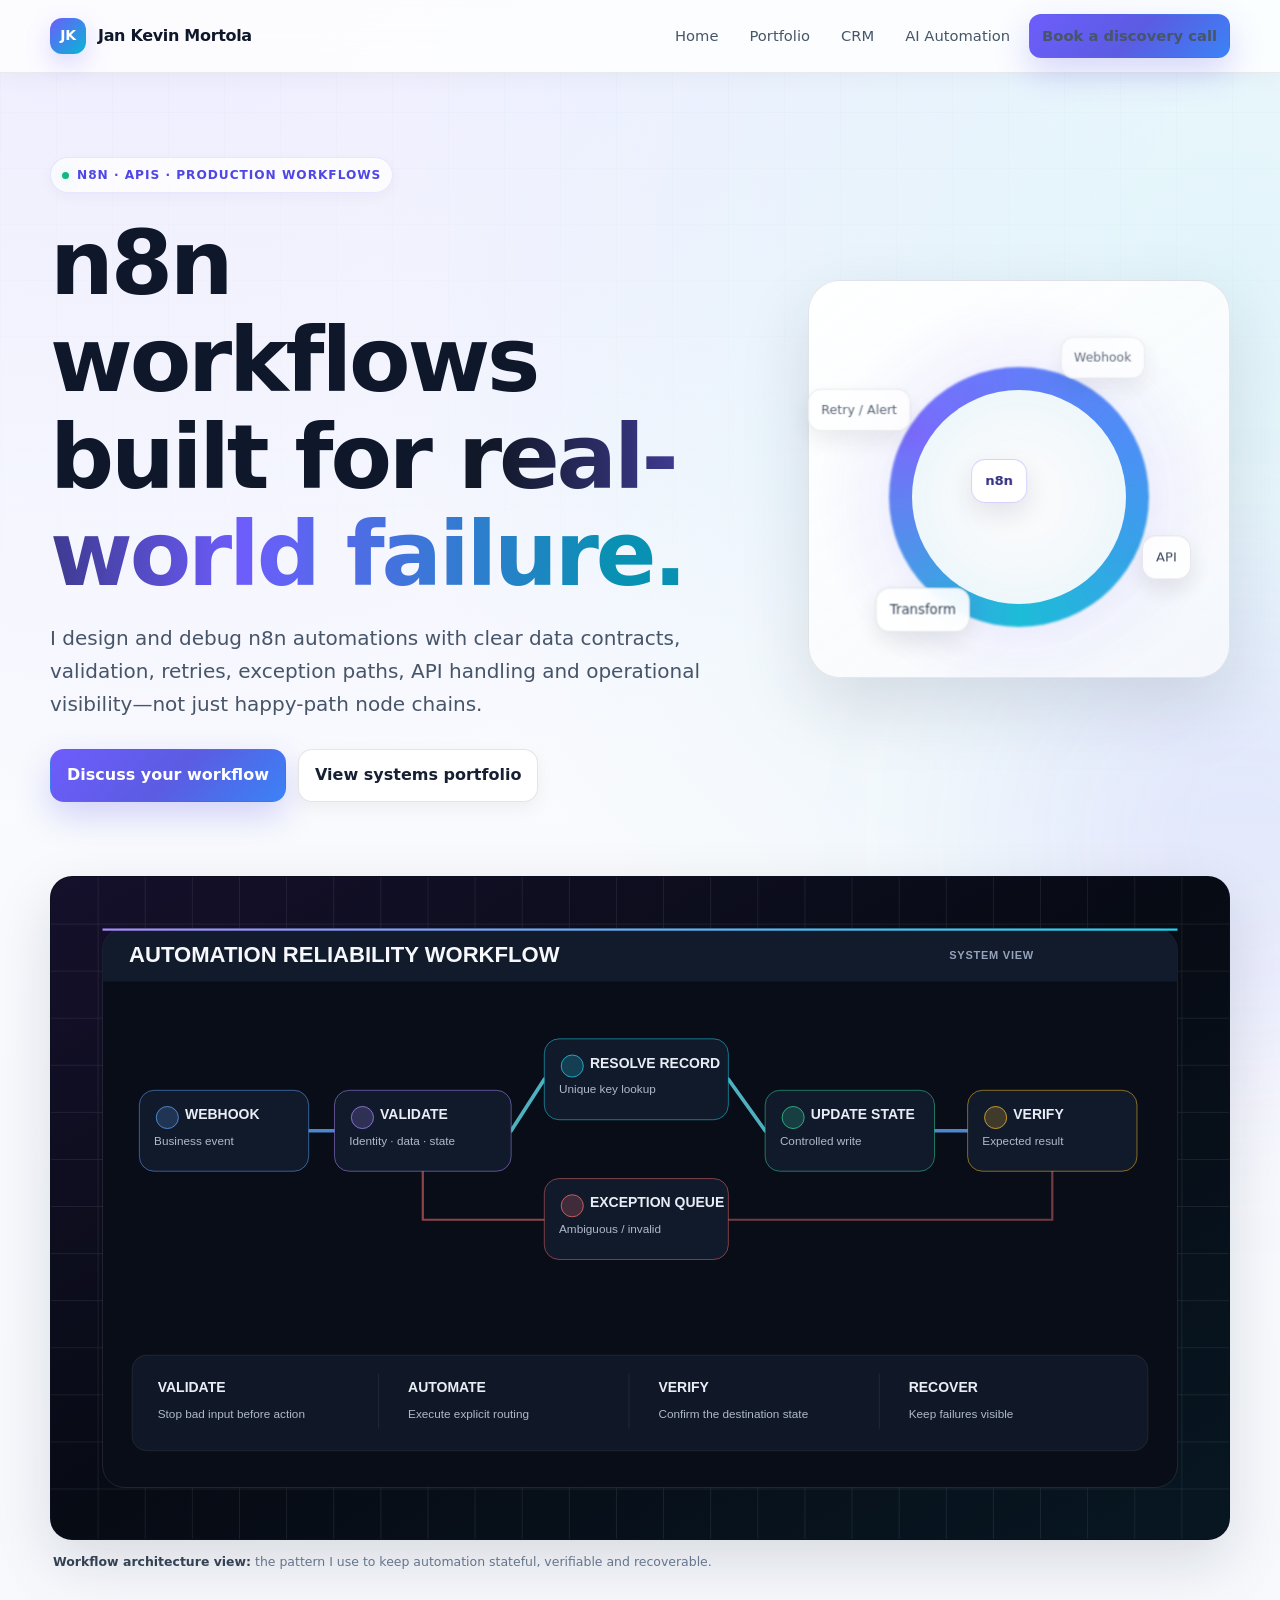
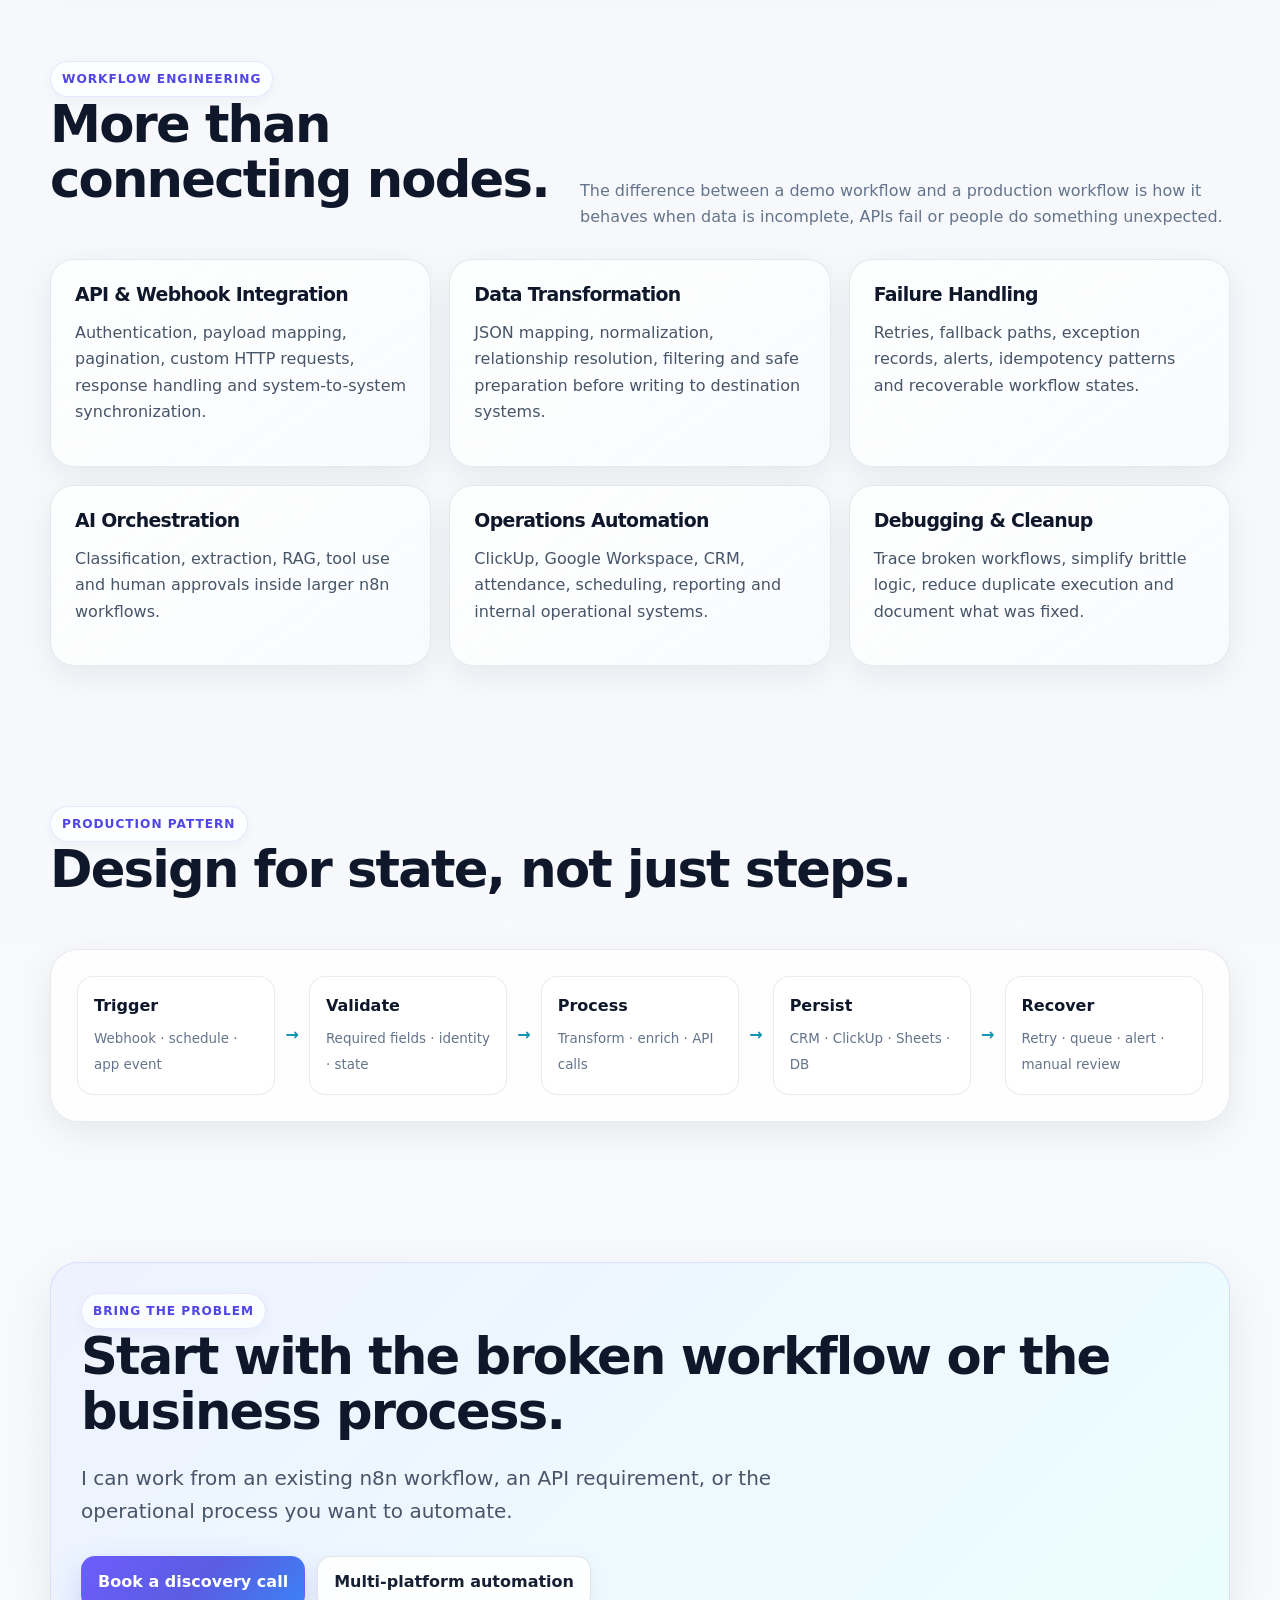
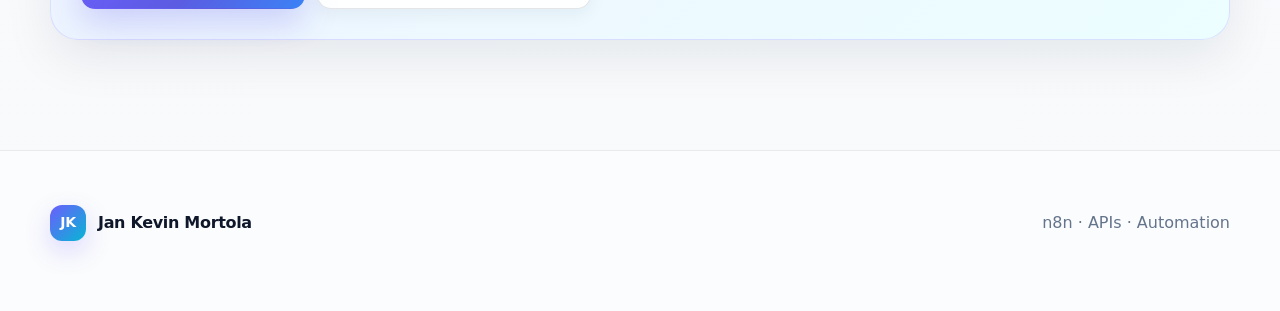
<file: n8n-automation-consultant.html>
<!doctype html><html lang="en"><head><meta charset="utf-8"><meta name="viewport" content="width=device-width,initial-scale=1"><title>n8n Automation Consultant | Jan Kevin Mortola</title><meta name="description" content="n8n automation consulting by Jan Kevin Mortola for APIs, webhooks, data mapping, retries, branching, AI workflows, ClickUp, CRM and operations systems."><link rel="canonical" href="https://jankevinmortola.github.io/Portfolio/n8n-automation-consultant.html"><link rel="stylesheet" href="styles.css"></head><body><header class="site-nav"><div class="shell nav-inner"><a class="brand" href="./"><span class="brand-mark">JK</span><span>Jan Kevin Mortola</span></a><nav class="nav-links"><a href="./">Home</a><a href="case-studies.html">Portfolio</a><a href="crm-automation-consultant.html">CRM</a><a href="agentic-ai-automation.html">AI Automation</a><a class="btn btn-primary booking-btn" href="https://calendly.com/jkevinmortola/new-meeting" target="_blank" rel="noopener noreferrer">Book a discovery call</a></nav></div></header><main><section class="shell hero"><div><span class="eyebrow">n8n · APIs · Production Workflows</span><h1>n8n workflows built for <span class="gradient-text">real-world failure.</span></h1><p class="lede">I design and debug n8n automations with clear data contracts, validation, retries, exception paths, API handling and operational visibility—not just happy-path node chains.</p><div class="hero-actions"><a class="btn btn-primary booking-btn" href="https://calendly.com/jkevinmortola/new-meeting" target="_blank" rel="noopener noreferrer">Discuss your workflow</a><a class="btn" href="case-studies.html">View systems portfolio</a></div></div><div class="hero-visual" aria-hidden="true"><div class="orb-card"></div><span class="node n1">Webhook</span><span class="node n2">API</span><span class="node n3">Transform</span><span class="node n4">Retry / Alert</span><span class="node n5">n8n</span></div></section><section class="proof-gallery"><div class="shell"><figure class="proof-figure reveal"><img src="assets/proof-automation-reliability.svg" alt="Automation reliability workflow with input validation, record resolution, controlled writes, verification and exception handling"><figcaption><strong>Workflow architecture view:</strong> the pattern I use to keep automation stateful, verifiable and recoverable.</figcaption></figure></div></section><section class="section"><div class="shell"><div class="section-head reveal"><div><span class="badge">Workflow engineering</span><h2>More than connecting nodes.</h2></div><p>The difference between a demo workflow and a production workflow is how it behaves when data is incomplete, APIs fail or people do something unexpected.</p></div><div class="grid grid-3 reveal"><article class="card"><h3>API & Webhook Integration</h3><p>Authentication, payload mapping, pagination, custom HTTP requests, response handling and system-to-system synchronization.</p></article><article class="card"><h3>Data Transformation</h3><p>JSON mapping, normalization, relationship resolution, filtering and safe preparation before writing to destination systems.</p></article><article class="card"><h3>Failure Handling</h3><p>Retries, fallback paths, exception records, alerts, idempotency patterns and recoverable workflow states.</p></article><article class="card"><h3>AI Orchestration</h3><p>Classification, extraction, RAG, tool use and human approvals inside larger n8n workflows.</p></article><article class="card"><h3>Operations Automation</h3><p>ClickUp, Google Workspace, CRM, attendance, scheduling, reporting and internal operational systems.</p></article><article class="card"><h3>Debugging & Cleanup</h3><p>Trace broken workflows, simplify brittle logic, reduce duplicate execution and document what was fixed.</p></article></div></div></section><section class="section"><div class="shell"><div class="section-head reveal"><div><span class="badge">Production pattern</span><h2>Design for state, not just steps.</h2></div></div><div class="architecture reveal"><div class="flow"><div class="flow-node"><strong>Trigger</strong><span>Webhook · schedule · app event</span></div><div class="flow-arrow">→</div><div class="flow-node"><strong>Validate</strong><span>Required fields · identity · state</span></div><div class="flow-arrow">→</div><div class="flow-node"><strong>Process</strong><span>Transform · enrich · API calls</span></div><div class="flow-arrow">→</div><div class="flow-node"><strong>Persist</strong><span>CRM · ClickUp · Sheets · DB</span></div><div class="flow-arrow">→</div><div class="flow-node"><strong>Recover</strong><span>Retry · queue · alert · manual review</span></div></div></div></div></section><section class="section"><div class="shell callout reveal"><span class="badge">Bring the problem</span><h2>Start with the broken workflow or the business process.</h2><p class="lede">I can work from an existing n8n workflow, an API requirement, or the operational process you want to automate.</p><div class="hero-actions"><a class="btn btn-primary booking-btn" href="https://calendly.com/jkevinmortola/new-meeting" target="_blank" rel="noopener noreferrer">Book a discovery call</a><a class="btn" href="crm-automation-consultant.html">Multi-platform automation</a></div></div></section></main><footer class="footer"><div class="shell footer-row"><a class="brand" href="./"><span class="brand-mark">JK</span><span>Jan Kevin Mortola</span></a><p>n8n · APIs · Automation</p></div></footer><script src="app.js"></script></body></html>
</file>
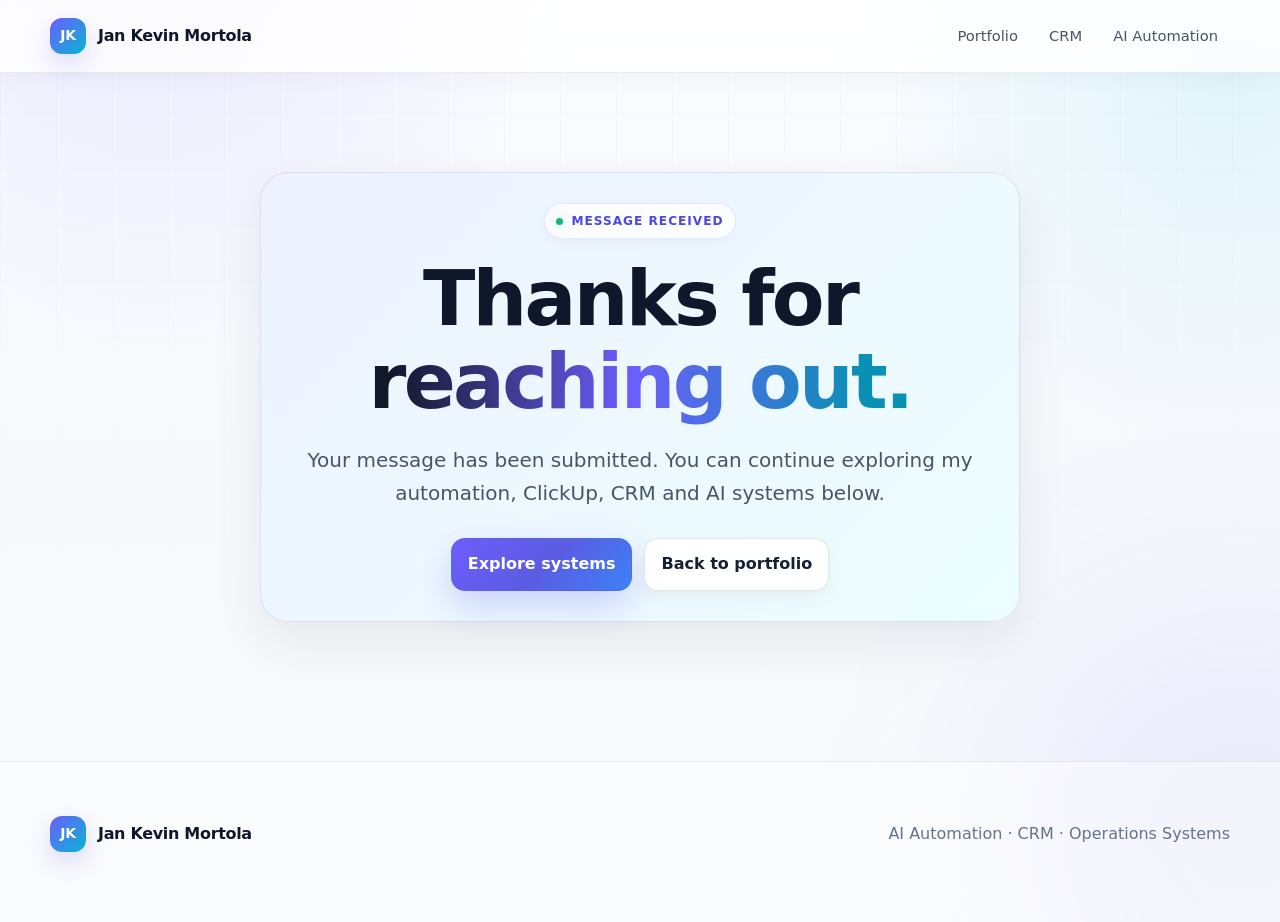
<file: thankyou.html>
<!doctype html><html lang="en"><head><meta charset="utf-8"><meta name="viewport" content="width=device-width,initial-scale=1"><title>Thank You | Jan Kevin Mortola</title><meta name="robots" content="noindex"><link rel="stylesheet" href="styles.css"></head><body><header class="site-nav"><div class="shell nav-inner"><a class="brand" href="./"><span class="brand-mark">JK</span><span>Jan Kevin Mortola</span></a><nav class="nav-links"><a href="case-studies.html">Portfolio</a><a href="crm-automation-consultant.html">CRM</a><a href="agentic-ai-automation.html">AI Automation</a></nav></div></header><main><section class="shell" style="min-height:72vh;display:grid;place-items:center;padding:72px 0"><div class="callout" style="max-width:760px;text-align:center"><span class="eyebrow">Message received</span><h1 style="font-size:clamp(2.8rem,6vw,5rem)">Thanks for <span class="gradient-text">reaching out.</span></h1><p class="lede" style="margin-inline:auto">Your message has been submitted. You can continue exploring my automation, ClickUp, CRM and AI systems below.</p><div class="hero-actions" style="justify-content:center"><a class="btn btn-primary" href="case-studies.html">Explore systems</a><a class="btn" href="./">Back to portfolio</a></div></div></section></main><footer class="footer"><div class="shell footer-row"><a class="brand" href="./"><span class="brand-mark">JK</span><span>Jan Kevin Mortola</span></a><p>AI Automation · CRM · Operations Systems</p></div></footer><script src="app.js"></script></body></html>
</file>
<file: styles.css>
:root{--bg:#f6f8fc;--bg2:#ffffff;--panel:rgba(255,255,255,.88);--panel2:rgba(248,250,252,.94);--line:rgba(15,23,42,.10);--text:#0f172a;--muted:#64748b;--muted2:#475569;--accent:#6d5dfc;--accent2:#06b6d4;--accent3:#3b82f6;--ok:#10b981;--warn:#d97706;--shadow:0 20px 60px rgba(15,23,42,.10);--shadow-soft:0 10px 34px rgba(15,23,42,.07);--radius:24px;--radius-sm:16px;--max:1180px}*{box-sizing:border-box}html{scroll-behavior:smooth}body{margin:0;font-family:Inter,ui-sans-serif,system-ui,-apple-system,BlinkMacSystemFont,"Segoe UI",sans-serif;background:radial-gradient(circle at 12% -8%,rgba(109,93,252,.12),transparent 28%),radial-gradient(circle at 96% 8%,rgba(6,182,212,.10),transparent 25%),linear-gradient(180deg,#fbfcff 0%,var(--bg) 52%,#f8fafc 100%);color:var(--text);line-height:1.65;min-height:100vh}body:before{content:"";position:fixed;inset:0;pointer-events:none;background-image:linear-gradient(rgba(15,23,42,.025) 1px,transparent 1px),linear-gradient(90deg,rgba(15,23,42,.025) 1px,transparent 1px);background-size:56px 56px;mask-image:linear-gradient(to bottom,rgba(0,0,0,.55),transparent 72%);z-index:-2}body:after{content:"";position:fixed;width:440px;height:440px;border-radius:50%;filter:blur(110px);background:rgba(109,93,252,.10);right:-180px;bottom:-160px;z-index:-3}.shell{width:min(calc(100% - 32px),var(--max));margin:auto}.site-nav{position:sticky;top:0;z-index:50;background:rgba(255,255,255,.82);backdrop-filter:blur(20px);border-bottom:1px solid rgba(15,23,42,.08);box-shadow:0 5px 24px rgba(15,23,42,.04)}.nav-inner{min-height:72px;display:flex;align-items:center;justify-content:space-between;gap:24px}.brand{display:flex;align-items:center;gap:12px;text-decoration:none;color:var(--text);font-weight:850;letter-spacing:-.02em}.brand-mark{width:36px;height:36px;border-radius:12px;display:grid;place-items:center;background:linear-gradient(135deg,var(--accent),var(--accent2));color:#fff;box-shadow:0 10px 26px rgba(109,93,252,.24);font-size:.88rem}.nav-links{display:flex;gap:7px;align-items:center;flex-wrap:wrap}.nav-links a{color:#475569;text-decoration:none;font-size:.92rem;padding:9px 12px;border-radius:12px;transition:.2s ease}.nav-links a:hover{color:#0f172a;background:#eef2ff}.btn{display:inline-flex;align-items:center;justify-content:center;gap:8px;text-decoration:none;border-radius:14px;padding:12px 16px;font-weight:780;border:1px solid rgba(15,23,42,.11);color:#172033;background:rgba(255,255,255,.9);box-shadow:0 6px 18px rgba(15,23,42,.05);transition:.2s ease}.btn:hover{transform:translateY(-2px);border-color:rgba(109,93,252,.26);background:#fff;box-shadow:0 10px 26px rgba(15,23,42,.09)}.btn-primary{color:#fff;background:linear-gradient(135deg,var(--accent),#5b5ce2 52%,var(--accent3));border-color:transparent;box-shadow:0 14px 34px rgba(79,70,229,.22)}.btn-primary:hover{color:#fff;background:linear-gradient(135deg,#5f50f1,#4f46e5 52%,#3276df)}.hero{padding:84px 0 54px;display:grid;grid-template-columns:minmax(0,1.18fr) minmax(360px,.82fr);gap:54px;align-items:center}.eyebrow,.badge{display:inline-flex;align-items:center;gap:8px;border:1px solid rgba(109,93,252,.14);background:rgba(255,255,255,.76);padding:7px 11px;border-radius:999px;color:#4f46e5;font-size:.76rem;font-weight:850;letter-spacing:.08em;text-transform:uppercase;box-shadow:0 4px 14px rgba(15,23,42,.04)}.eyebrow:before{content:"";width:7px;height:7px;border-radius:50%;background:var(--ok);box-shadow:0 0 14px rgba(16,185,129,.34)}h1,h2,h3{line-height:1.08;letter-spacing:-.035em;margin-top:0;color:var(--text)}h1{font-size:clamp(3rem,7vw,6.2rem);margin:.25em 0 .2em;max-width:920px}h2{font-size:clamp(2rem,4vw,3.3rem);margin-bottom:.45em}h3{font-size:1.18rem;margin-bottom:.55em}.gradient-text{background:linear-gradient(90deg,#111827 4%,#6d5dfc 48%,#0891b2 92%);-webkit-background-clip:text;background-clip:text;color:transparent}.lede{font-size:clamp(1.05rem,2vw,1.25rem);color:var(--muted2);max-width:760px}.hero-actions{display:flex;gap:12px;flex-wrap:wrap;margin-top:28px}.micro{color:var(--muted);font-size:.9rem;margin-top:18px}.hero-visual{position:relative;min-height:450px}.orb-card{position:absolute;inset:26px 0 26px 40px;border:1px solid rgba(15,23,42,.10);border-radius:32px;background:linear-gradient(145deg,rgba(255,255,255,.96),rgba(246,248,252,.88));box-shadow:0 28px 70px rgba(30,41,59,.13);overflow:hidden;backdrop-filter:blur(12px)}.orb-card:before{content:"";position:absolute;width:260px;height:260px;border-radius:50%;background:conic-gradient(from 180deg,var(--accent2),var(--accent),var(--accent3),var(--accent2));filter:blur(1px);opacity:.9;top:86px;left:50%;transform:translateX(-50%);box-shadow:0 0 90px rgba(109,93,252,.18)}.orb-card:after{content:"";position:absolute;width:214px;height:214px;border-radius:50%;background:#f8fafc;top:109px;left:50%;transform:translateX(-50%);box-shadow:inset 0 0 70px rgba(6,182,212,.08)}.node{position:absolute;z-index:3;border:1px solid rgba(15,23,42,.10);background:rgba(255,255,255,.92);backdrop-filter:blur(14px);padding:10px 13px;border-radius:14px;color:#334155;font-size:.82rem;box-shadow:0 10px 26px rgba(15,23,42,.10)}.n1{top:42px;left:26px}.n2{top:90px;right:18px}.n3{bottom:72px;left:20px}.n4{bottom:34px;right:30px}.n5{top:205px;left:50%;transform:translateX(-50%);z-index:4;color:#312e81;border-color:rgba(109,93,252,.28);font-weight:800}.section{padding:70px 0}.section-head{display:flex;justify-content:space-between;gap:28px;align-items:end;margin-bottom:28px}.section-head p{max-width:650px;color:var(--muted);margin:0}.grid{display:grid;gap:18px}.grid-2{grid-template-columns:repeat(2,minmax(0,1fr))}.grid-3{grid-template-columns:repeat(3,minmax(0,1fr))}.grid-4{grid-template-columns:repeat(4,minmax(0,1fr))}.card{position:relative;border:1px solid rgba(15,23,42,.09);border-radius:var(--radius);padding:24px;background:linear-gradient(145deg,var(--panel),var(--panel2));box-shadow:var(--shadow-soft);overflow:hidden;transition:.22s ease}.card:hover{transform:translateY(-3px);border-color:rgba(109,93,252,.22);box-shadow:0 18px 46px rgba(15,23,42,.11)}.card p{color:var(--muted2)}.card .kicker{color:#635bda;font-size:.74rem;font-weight:850;text-transform:uppercase;letter-spacing:.1em}.card-link{display:inline-flex;margin-top:10px;color:#4f46e5;text-decoration:none;font-weight:780}.card-link:hover{color:#312e81}.stack{display:flex;gap:8px;flex-wrap:wrap;margin-top:18px}.chip{border:1px solid rgba(15,23,42,.09);background:#f8fafc;color:#475569;padding:7px 10px;border-radius:999px;font-size:.78rem}.metric{font-size:2rem;font-weight:850;letter-spacing:-.04em}.metric-label{color:var(--muted);font-size:.86rem}.process{display:grid;grid-template-columns:repeat(4,1fr);gap:12px}.step{border:1px solid rgba(15,23,42,.09);border-radius:20px;padding:20px;background:#fff;box-shadow:var(--shadow-soft)}.step-num{width:34px;height:34px;border-radius:11px;background:linear-gradient(135deg,var(--accent),var(--accent2));color:#fff;display:grid;place-items:center;font-weight:850;margin-bottom:18px}.architecture{border:1px solid rgba(15,23,42,.09);border-radius:28px;padding:26px;background:rgba(255,255,255,.82);box-shadow:var(--shadow-soft)}.flow{display:flex;align-items:stretch;gap:10px;flex-wrap:wrap}.flow-node{flex:1 1 160px;min-height:94px;border:1px solid rgba(15,23,42,.09);border-radius:16px;padding:16px;background:#fff}.flow-node strong{display:block;margin-bottom:6px}.flow-node span{color:var(--muted);font-size:.84rem}.flow-arrow{align-self:center;color:#0891b2;font-weight:900}.callout{border:1px solid rgba(109,93,252,.18);background:linear-gradient(135deg,rgba(238,242,255,.96),rgba(236,254,255,.84));border-radius:28px;padding:30px;box-shadow:var(--shadow-soft)}.demo-banner{border:1px solid rgba(217,119,6,.18);background:#fffbeb;color:#92400e;border-radius:18px;padding:14px 16px;margin:20px 0}.list-clean{padding:0;margin:0;list-style:none}.list-clean li{padding:10px 0;border-bottom:1px solid rgba(15,23,42,.07);color:var(--muted2)}.list-clean li:last-child{border-bottom:0}.footer{padding:54px 0 70px;border-top:1px solid rgba(15,23,42,.08);margin-top:40px;background:rgba(255,255,255,.46)}.footer-row{display:flex;justify-content:space-between;gap:24px;align-items:center}.footer p{color:var(--muted);margin:0}.reveal{opacity:0;transform:translateY(18px);transition:.65s ease}.reveal.visible{opacity:1;transform:none}@media(max-width:900px){.hero{grid-template-columns:1fr;padding-top:60px}.hero-visual{min-height:390px}.grid-3,.grid-4,.process{grid-template-columns:repeat(2,minmax(0,1fr))}.section-head{align-items:start;flex-direction:column}.nav-links a:not(.btn){display:none}}@media(max-width:620px){.shell{width:min(calc(100% - 22px),var(--max))}.hero{gap:24px}.hero-visual{min-height:340px}.orb-card{inset:10px}.grid-2,.grid-3,.grid-4,.process{grid-template-columns:1fr}.footer-row{flex-direction:column;align-items:flex-start}.node{font-size:.7rem;padding:8px 10px}.n5{top:150px}.orb-card:before{width:190px;height:190px;top:70px}.orb-card:after{width:156px;height:156px;top:87px}.site-nav{position:relative}}
</file>
<file: motion.css>
/* Motion and premium interaction layer */
.hero-visual{animation:heroFloat 8s ease-in-out infinite;transform-origin:center;isolation:isolate}
.orb-card{animation:cardBreath 6.5s ease-in-out infinite}
.orb-card:before{animation:orbSpin 19s linear infinite}
.hero-visual:after{content:"";position:absolute;left:50%;top:50%;width:330px;height:330px;border-radius:50%;transform:translate(-50%,-50%);border:1px solid rgba(99,102,241,.12);box-shadow:0 0 45px rgba(6,182,212,.04),inset 0 0 50px rgba(109,93,252,.04);pointer-events:none;z-index:2}
.node{will-change:transform;transition:border-color .25s ease,background .25s ease,box-shadow .25s ease;white-space:nowrap}.n1,.n2,.n3,.n4{z-index:5;top:0;left:0;right:auto;bottom:auto}.n5{animation:corePulse 4.8s ease-in-out infinite;will-change:transform,box-shadow;z-index:6}.hero-visual:hover{animation-play-state:paused}.hero-visual:hover .orb-card:before{animation-duration:11s}.hero-visual:hover .node{border-color:rgba(99,102,241,.22);background:#fff}.booking-btn{white-space:nowrap}.booking-btn:after{content:'↗';font-size:.82em;opacity:.82;transition:transform .2s ease}.booking-btn:hover:after{transform:translate(2px,-2px)}
.callout{position:relative;overflow:hidden;padding:clamp(30px,4.5vw,52px);border-color:rgba(109,93,252,.16);background:linear-gradient(120deg,#eef2ff,#f8fafc 54%,#ecfeff);box-shadow:0 22px 60px rgba(15,23,42,.08)}.callout:before{content:"";position:absolute;width:360px;height:360px;border-radius:50%;right:-150px;top:-170px;background:radial-gradient(circle,rgba(96,165,250,.14),rgba(109,93,252,.06) 42%,transparent 70%);filter:blur(8px);pointer-events:none}.callout:after{content:"";position:absolute;inset:0;background-image:radial-gradient(circle at 20% 28%,rgba(79,70,229,.10) 0 1px,transparent 1.7px),radial-gradient(circle at 78% 72%,rgba(8,145,178,.10) 0 1px,transparent 1.7px),radial-gradient(circle at 61% 20%,rgba(124,58,237,.08) 0 1px,transparent 1.7px);background-size:74px 74px,93px 93px,111px 111px;opacity:.12;mask-image:linear-gradient(90deg,rgba(0,0,0,.2),#000 65%,rgba(0,0,0,.8));pointer-events:none}.callout .section-head{position:relative;z-index:2!important;display:grid!important;grid-template-columns:minmax(0,1fr) minmax(230px,300px)!important;align-items:center!important;gap:clamp(30px,5vw,64px)!important;margin:0!important}.callout .section-head>div:first-child{min-width:0}.callout .section-head>div:last-child{width:100%;justify-self:end}.callout .section-head>div:last-child:after{content:"30 min · Focused workflow review";display:block;margin-top:10px;text-align:center;color:#64748b;font-size:.75rem;font-weight:650;letter-spacing:.025em}.callout h2{max-width:820px;font-size:clamp(2.25rem,4.2vw,3.65rem);text-wrap:balance;margin-top:.18em;color:#0f172a}.callout .lede{max-width:720px;margin-bottom:0;color:#475569}.callout .booking-btn{width:100%;min-height:64px;padding:17px 22px;border-radius:18px;font-size:1rem;justify-content:space-between;box-shadow:0 16px 34px rgba(79,70,229,.22)}
.particle-ready{position:relative;opacity:1!important;transform:none!important;filter:none!important;will-change:auto}.particle-ready.particle-visible{opacity:1!important;transform:none!important;filter:none!important}.build-particles{position:absolute;inset:-12px;z-index:20;pointer-events:none;overflow:visible}.build-particle{position:absolute;left:var(--left);top:var(--top);width:var(--size);height:var(--size);border-radius:999px;background:var(--particle-color);box-shadow:0 0 12px var(--particle-color);opacity:0;animation:particleAssemble var(--duration) cubic-bezier(.16,1,.3,1) var(--delay) both}.card.particle-ready,.architecture.particle-ready,.callout.particle-ready{overflow:visible}.card.particle-visible,.architecture.particle-visible,.callout.particle-visible{overflow:hidden}
.hero{padding-top:72px;padding-bottom:42px}.section{padding:52px 0}.section-head{margin-bottom:22px}.grid.reveal{opacity:1!important;transform:none!important}.grid-3 .card{min-height:250px;display:flex;flex-direction:column}.grid-3 .card .card-link{margin-top:auto;padding-top:16px}
@keyframes heroFloat{0%,100%{transform:translateY(0)}50%{transform:translateY(-8px)}}@keyframes cardBreath{0%,100%{box-shadow:0 24px 64px rgba(15,23,42,.10),0 0 0 rgba(109,93,252,0)}50%{box-shadow:0 28px 72px rgba(15,23,42,.13),0 0 48px rgba(109,93,252,.08)}}@keyframes orbSpin{0%{transform:translateX(-50%) rotate(0deg) scale(1)}50%{transform:translateX(-50%) rotate(180deg) scale(1.04)}100%{transform:translateX(-50%) rotate(360deg) scale(1)}}@keyframes corePulse{0%,100%{transform:translateX(-50%) scale(1);box-shadow:0 10px 26px rgba(15,23,42,.10)}50%{transform:translateX(-50%) scale(1.045);box-shadow:0 14px 34px rgba(109,93,252,.18),0 0 26px rgba(6,182,212,.08)}}@keyframes particleAssemble{0%{opacity:0;transform:translate(var(--dx),var(--dy)) scale(.2)}18%{opacity:.9}72%{opacity:.72}100%{opacity:0;transform:translate(0,0) scale(1.35)}}
@media(max-width:900px){.hero{padding-top:54px;padding-bottom:34px}.section{padding:44px 0}.callout .section-head{grid-template-columns:1fr!important;gap:28px!important}.callout .section-head>div:last-child{justify-self:start;max-width:360px}.hero-visual:after{width:290px;height:290px}.grid-3 .card{min-height:220px}}@media(max-width:620px){.hero{padding-top:46px;padding-bottom:28px}.section{padding:36px 0}.section-head{margin-bottom:18px}.callout{padding:26px 22px}.callout h2{font-size:clamp(2rem,10vw,2.7rem)}.callout .section-head>div:last-child{max-width:none}.callout .booking-btn{min-height:58px;padding:15px 18px}.hero-visual:after{width:235px;height:235px}.grid-3 .card{min-height:0}}@media(prefers-reduced-motion:reduce){.hero-visual,.orb-card,.orb-card:before,.n5{animation:none!important}.particle-ready{opacity:1!important;transform:none!important;filter:none!important;transition:none!important}.build-particles{display:none!important}.booking-btn:after{transition:none}}
</file>
<file: portfolio-pages.css>
main>.hero[style*="grid-template-columns:1fr"]{padding:68px 0 32px!important;gap:0!important}main>.section{padding:56px 0}.portfolio-preview-section{padding:0 0 56px}.section .grid{align-items:stretch}.section .card{height:100%}.section-head{margin-bottom:24px}.system-mockup{opacity:1!important;transform:none!important;border:1px solid rgba(255,255,255,.1);border-radius:22px;overflow:hidden;background:#0b1020;box-shadow:0 24px 70px rgba(0,0,0,.28)}.mock-toolbar{display:flex;justify-content:space-between;gap:18px;padding:14px 18px;background:#111827;border-bottom:1px solid rgba(255,255,255,.08)}.mock-toolbar span,.mock-caption,.mock-node span,.mock-card p{color:#94a3b8;font-size:.78rem}.mock-layout{display:grid;grid-template-columns:210px 1fr;min-height:410px}.mock-sidebar{padding:18px;background:#0f172a;border-right:1px solid rgba(255,255,255,.07)}.mock-sidebar b{display:block;color:#a78bfa;font-size:.72rem;text-transform:uppercase;margin-bottom:12px}.mock-sidebar span{display:block;color:#cbd5e1;font-size:.82rem;padding:8px 10px;border-radius:9px}.mock-sidebar .active{background:#1e293b;color:#fff;font-weight:700}.mock-main{padding:20px}.mock-title{display:flex;justify-content:space-between;align-items:center;gap:16px;margin-bottom:16px}.mock-title h3{margin:0}.mock-pill{border:1px solid rgba(255,255,255,.1);border-radius:999px;padding:6px 9px;color:#a5b4fc;font-size:.72rem}.mock-table{border:1px solid rgba(255,255,255,.08);border-radius:14px;overflow:hidden}.mock-row{display:grid;grid-template-columns:1.1fr 1.2fr 1.2fr .9fr .7fr;align-items:center;min-height:44px;border-bottom:1px solid rgba(255,255,255,.06)}.mock-row:last-child{border-bottom:0}.mock-row>span{padding:0 12px;color:#d7deeb;font-size:.78rem}.mock-row.head{background:#131c30}.mock-row.head>span{color:#8fa0bd;font-size:.68rem;font-weight:800;text-transform:uppercase}.status{display:inline-flex!important;width:max-content;padding:5px 8px!important;border-radius:999px;font-size:.68rem!important}.status.ok{background:rgba(52,211,153,.15);color:#86efac!important}.status.live{background:rgba(96,165,250,.15);color:#93c5fd!important}.status.bad{background:rgba(248,113,113,.15);color:#fca5a5!important}.mock-metrics{display:grid;grid-template-columns:repeat(3,1fr);gap:12px;margin-top:14px}.mock-card,.mock-node{border:1px solid rgba(255,255,255,.08);border-radius:14px;background:#111827;padding:14px}.mock-card b,.mock-node b{display:block;margin-bottom:8px}.mock-card strong{font-size:1.5rem;color:#67e8f9}.mock-card p{margin:8px 0 0}.mock-flow{display:flex;align-items:center;gap:8px;flex-wrap:wrap;padding:22px}.mock-node{flex:1 1 130px;min-height:82px}.mock-arrow{color:#67e8f9;font-weight:900}.mock-caption{padding:12px 3px 0}.mock-caption strong{color:#e5e7eb}@media(max-width:800px){main>.hero[style*="grid-template-columns:1fr"]{padding:52px 0 26px!important}main>.section{padding:44px 0}.portfolio-preview-section{padding-bottom:44px}.mock-layout{grid-template-columns:1fr}.mock-sidebar{display:none}.mock-row{grid-template-columns:1.1fr 1fr .9fr}.mock-row>span:nth-child(3),.mock-row>span:nth-child(5){display:none}.mock-metrics{grid-template-columns:1fr}.mock-flow{flex-direction:column;align-items:stretch}.mock-arrow{transform:rotate(90deg);align-self:center}}
</file>
